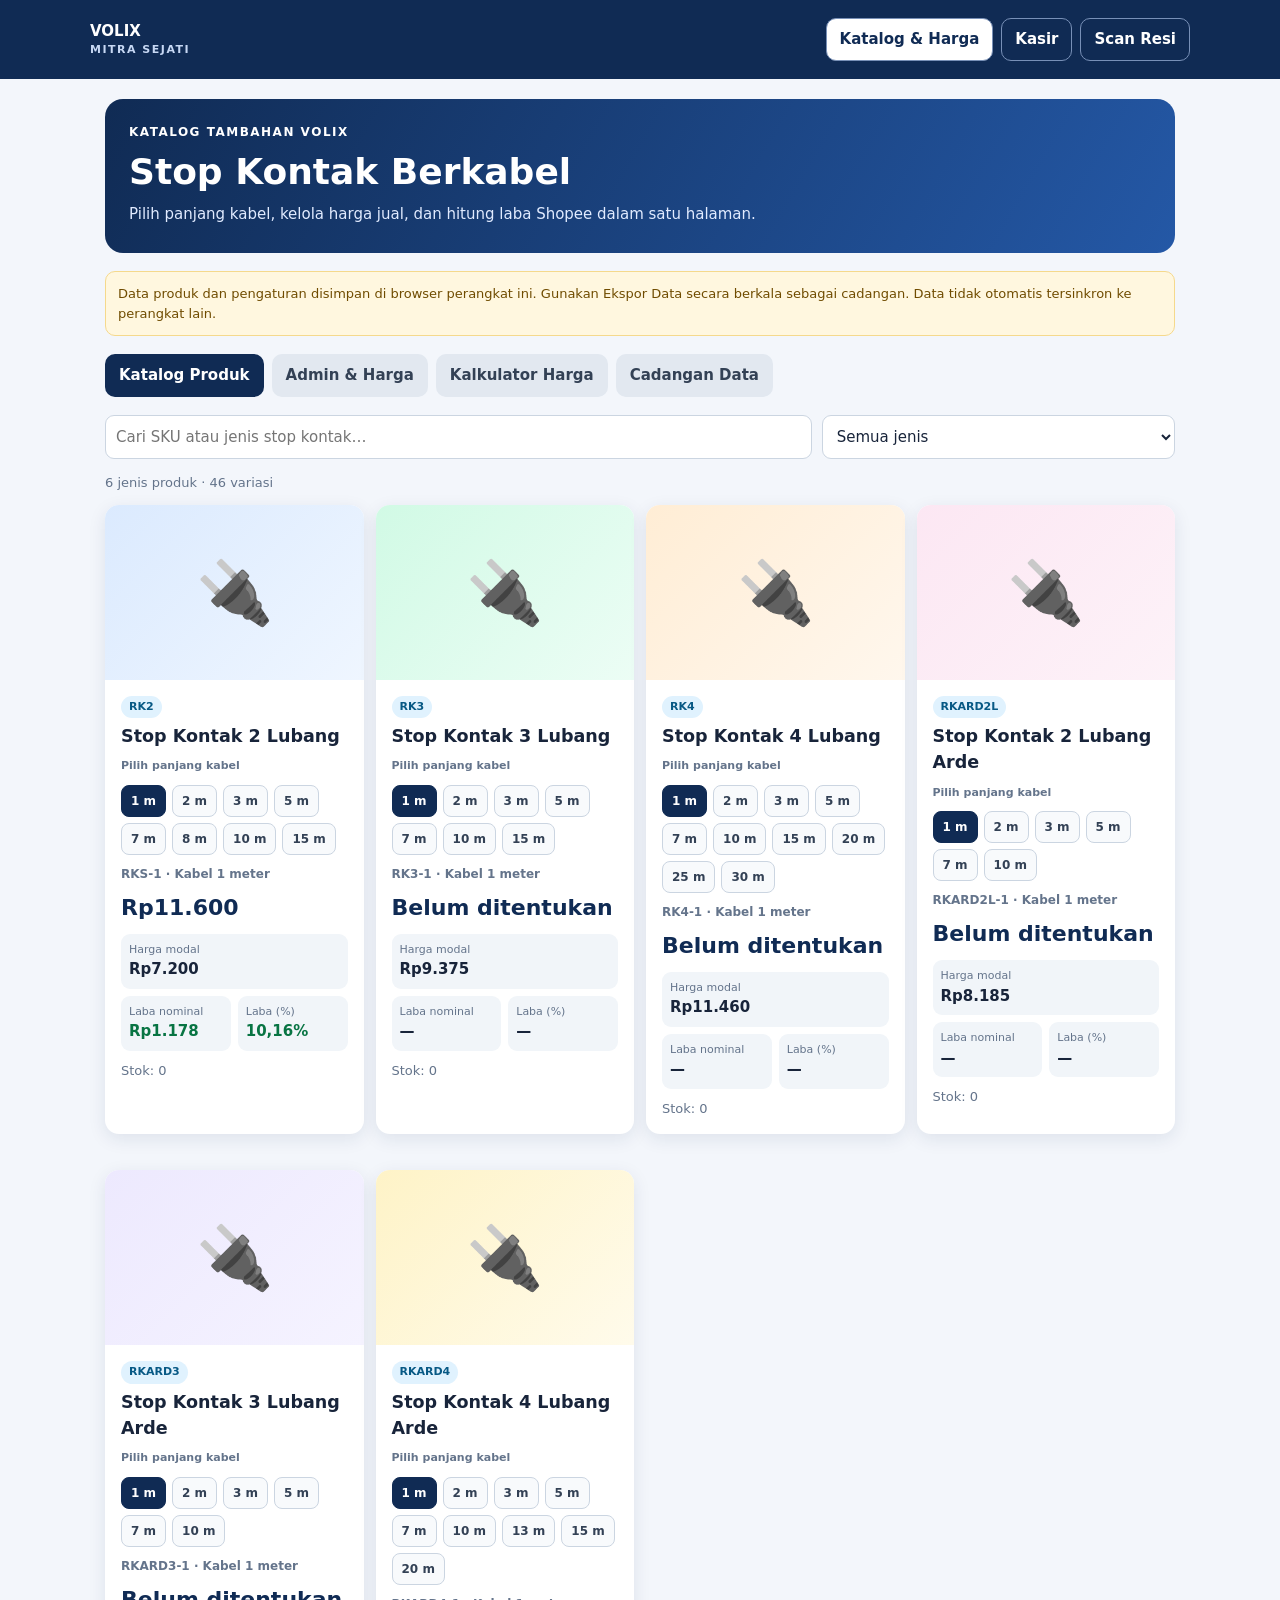
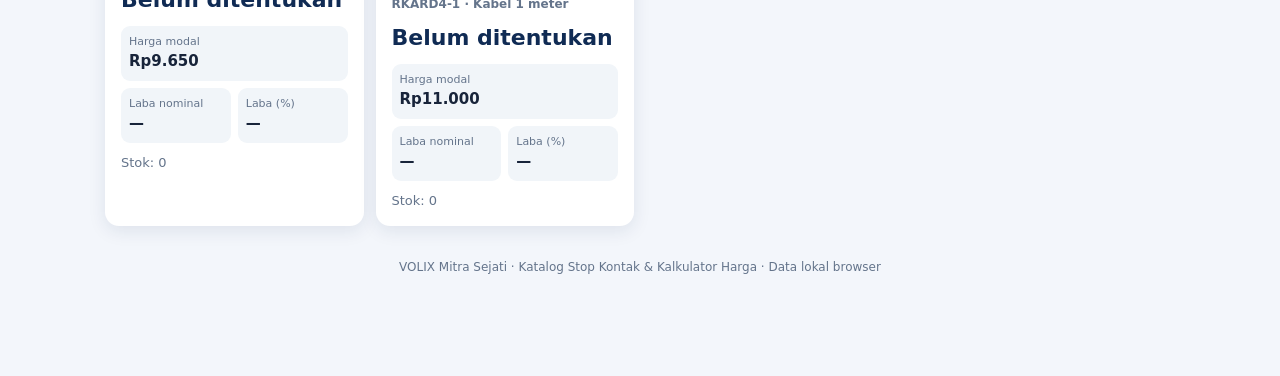
<file: index.html>
<!doctype html>
<html lang="id"><head><meta charset="utf-8"><meta name="viewport" content="width=device-width,initial-scale=1"><meta name="theme-color" content="#102b54"><title>VOLIX Mitra Sejati — Katalog & Kalkulator Harga</title>
<style>
:root{--navy:#102b54;--blue:#2563eb;--bg:#f3f6fb;--ink:#18243a;--muted:#64748b;--line:#dce4ef;--green:#087443;--red:#b42318}*{box-sizing:border-box}body{margin:0;background:var(--bg);color:var(--ink);font:15px/1.5 system-ui,-apple-system,Segoe UI,sans-serif}header{background:var(--navy);color:white;padding:18px max(16px,calc((100% - 1100px)/2));display:flex;justify-content:space-between;align-items:center;gap:12px;flex-wrap:wrap}header a{color:white;text-decoration:none;font-weight:800}.topnav{display:flex;gap:8px;align-items:center}.topnav .navlink{padding:9px 13px;border:1px solid #7890b7;border-radius:10px}.topnav .current{background:white;color:var(--navy)}header small{display:block;color:#c7d8f4;font-size:11px;letter-spacing:1.5px}.wrap{max-width:1100px;margin:auto;padding:20px 15px 80px}.hero{background:linear-gradient(120deg,#102b54,#2458a6);border-radius:18px;padding:24px;color:white;margin-bottom:18px}.hero h1{margin:4px 0;font-size:clamp(25px,4vw,36px)}.hero p{margin:4px 0;color:#e1ebff}.tabs{display:flex;gap:8px;flex-wrap:wrap;margin:18px 0}.tab,button,.btn{border:0;border-radius:10px;padding:10px 14px;font:inherit;font-weight:700;cursor:pointer}.tab{background:#e2e8f0;color:#334155}.tab.active{background:var(--navy);color:white}button.primary{background:var(--blue);color:white}button.secondary{background:#e8eef8;color:#17325d}button.danger{background:#fee4e2;color:var(--red)}input,select{width:100%;border:1px solid #cbd5e1;border-radius:9px;padding:10px;font:inherit;background:white;color:var(--ink)}label{display:block;font-size:13px;color:#475569;font-weight:650;margin-bottom:10px}label input,label select{display:block;margin-top:5px}.card{background:white;border:1px solid var(--line);border-radius:14px;padding:16px;margin:12px 0;box-shadow:0 3px 12px #142c4b08}.grid{display:grid;grid-template-columns:repeat(auto-fit,minmax(180px,1fr));gap:12px}.stat{font-size:13px;color:var(--muted)}.stat strong{display:block;font-size:23px;color:var(--navy)}.toolbar{display:grid;grid-template-columns:2fr 1fr;gap:10px;margin-bottom:14px}.products{display:grid;grid-template-columns:repeat(auto-fit,minmax(230px,1fr));gap:12px}.product{overflow:hidden;padding:0;border:0;box-shadow:0 5px 18px #102b5418}.variant-list{display:flex;flex-wrap:wrap;gap:6px;margin:10px 0}.variant-btn{padding:6px 9px;border:1px solid #cbd5e1;border-radius:8px;background:#f8fafc;color:#334155;font-size:12px;font-weight:750}.variant-btn.active{background:#102b54;border-color:#102b54;color:white}.variant-label{font-size:11px;color:#64748b;font-weight:700;margin-top:9px}.product-body{padding:14px 16px 16px}.catalog-profit{display:grid;grid-template-columns:1fr 1fr;gap:7px;margin:10px 0}.catalog-profit>div{background:#f1f5f9;border-radius:9px;padding:8px;min-width:0}.catalog-profit>div:first-child{grid-column:1/-1}.catalog-profit span{display:block;font-size:11px;color:#64748b}.catalog-profit strong{display:block;font-size:15px;overflow-wrap:anywhere}.catalog-profit .profit-good{color:#087443}.catalog-profit .profit-loss{color:#b42318}.product h3{margin:5px 0 3px}.product-image{width:100%;height:175px;display:block;object-fit:cover;background:#e7eef8}.product-placeholder{height:175px;display:flex;align-items:center;justify-content:center;font-size:62px;background:linear-gradient(135deg,var(--card-a,#dbeafe),var(--card-b,#eff6ff));color:#17325d}.type-RK2{--card-a:#dbeafe;--card-b:#eff6ff}.type-RK3{--card-a:#d1fae5;--card-b:#ecfdf5}.type-RK4{--card-a:#ffedd5;--card-b:#fff7ed}.type-RKARD2L{--card-a:#fce7f3;--card-b:#fdf2f8}.type-RKARD3{--card-a:#ede9fe;--card-b:#f5f3ff}.type-RKARD4{--card-a:#fef3c7;--card-b:#fffbeb}.name-field{font-weight:800;color:var(--navy)}.sku{font-size:12px;color:var(--muted);font-weight:750}.price{font-size:22px;font-weight:850;color:var(--navy);margin:8px 0}.muted{color:var(--muted);font-size:13px}.badge{display:inline-block;border-radius:99px;padding:3px 8px;background:#e0f2fe;color:#075985;font-size:11px;font-weight:800}.profit-good{color:var(--green);font-weight:800}.profit-low{color:#a15c00;font-weight:800}.profit-loss{color:var(--red);font-weight:800}.row-actions{display:flex;gap:7px;flex-wrap:wrap}.row-actions button{padding:7px 10px;font-size:13px}.table-wrap{overflow:auto}table{border-collapse:collapse;width:100%;min-width:760px;font-size:13px}th,td{padding:10px;border-bottom:1px solid var(--line);text-align:right;white-space:nowrap}th:first-child,td:first-child{text-align:left}th{background:#f8fafc;color:#475569}.formgrid{display:grid;grid-template-columns:repeat(auto-fit,minmax(160px,1fr));gap:10px}.hidden{display:none!important}.notice{background:#fff7df;border:1px solid #f5d98c;border-radius:10px;padding:12px;font-size:13px;color:#704c00}.section-title{display:flex;justify-content:space-between;align-items:center;gap:12px;flex-wrap:wrap}footer{text-align:center;color:var(--muted);font-size:12px;padding:20px}.small{font-size:12px;color:var(--muted)}.summary-categories{display:grid;grid-template-columns:repeat(2,minmax(0,1fr));gap:10px}.summary-category{background:#fff;border:1px solid var(--line);border-radius:13px;padding:13px;cursor:pointer;text-align:left;color:var(--ink);box-shadow:0 3px 12px #142c4b08}.summary-category b{display:inline;color:var(--navy);font-size:14px;line-height:1.35}.summary-category.active{border:2px solid var(--blue);background:#eff6ff}.summary-category small{display:inline-block;color:#fff;background:#64748b;border-radius:6px;padding:2px 6px;margin-left:6px;font-size:10px;font-weight:800;vertical-align:middle}.summary-category .count{font-size:19px;font-weight:850;color:var(--blue);margin-top:7px}@media(max-width:600px){.toolbar{grid-template-columns:1fr}.hero{padding:19px}.wrap{padding-top:12px}.card{padding:13px}}

/* Admin HP: tabel menjadi kartu agar tidak perlu geser kiri-kanan; seluruh fitur tetap ada. */
@media(max-width:600px){
#admin .card:has(#rows){padding:9px;overflow:visible}
#admin .table-wrap{overflow:visible}
#admin table{display:block;width:100%;min-width:0;font-size:12px}
#admin table thead{display:none}
#admin table tbody{display:grid;grid-template-columns:1fr;gap:10px}
#admin table tbody tr{display:grid;grid-template-columns:repeat(2,minmax(0,1fr));gap:0 10px;padding:10px;border:1px solid var(--line);border-radius:12px;background:#fff}
#admin table tbody td{display:flex;flex-direction:column;align-items:flex-start;justify-content:center;min-width:0;padding:7px 2px;border-bottom:1px solid #edf1f6;text-align:left;white-space:normal;overflow-wrap:anywhere}
#admin table tbody td:first-child{grid-column:1/-1;font-size:13px}
#admin table tbody td:nth-child(2)::before{content:"Panjang kabel";font-size:10px;color:var(--muted);font-weight:700}
#admin table tbody td:nth-child(3)::before{content:"Modal";font-size:10px;color:var(--muted);font-weight:700}
#admin table tbody td:nth-child(4)::before{content:"Harga jual";font-size:10px;color:var(--muted);font-weight:700}
#admin table tbody td:nth-child(5)::before{content:"Admin Shopee";font-size:10px;color:var(--muted);font-weight:700}
#admin table tbody td:nth-child(6)::before{content:"Laba bersih";font-size:10px;color:var(--muted);font-weight:700}
#admin table tbody td:nth-child(7)::before{content:"Status";font-size:10px;color:var(--muted);font-weight:700}
#admin table tbody td:last-child{grid-column:1/-1;border-bottom:0;padding-top:10px}
#admin table tbody td:last-child::before{content:"Aksi";font-size:10px;color:var(--muted);font-weight:700;margin-bottom:6px}
#admin .row-actions{width:100%;display:grid;grid-template-columns:repeat(4,minmax(0,1fr));gap:6px}
#admin .row-actions button{padding:9px 3px;font-size:12px;min-width:0}
#admin .section-title{align-items:flex-start}
#admin .section-title>button{white-space:nowrap;padding:9px 10px;font-size:12px}
}

/* Tampilan ponsel: dua kartu sejajar dan navigasi bawah selalu terlihat */
.bottom-nav{display:none}
@media(max-width:600px){
  .wrap{padding:12px 10px calc(100px + env(safe-area-inset-bottom))}
  .products{grid-template-columns:repeat(2,minmax(0,1fr));gap:9px}
  .product{min-width:0;border-radius:12px}
  .product-image,.product-placeholder{height:112px}
  .product-body{padding:10px}
  .product h3{font-size:13px;line-height:1.35;min-height:35px}
  .product .sku{font-size:10px}
  .product .price{font-size:15px;line-height:1.35;margin:7px 0}
  .product .muted{font-size:11px}
  .catalog-profit{gap:5px;margin:8px 0}
  .catalog-profit>div{padding:6px;border-radius:7px}
  .catalog-profit span{font-size:9px;line-height:1.25}
  .catalog-profit strong{font-size:12px}
  .badge{font-size:9px;padding:2px 6px}
  .bottom-nav{
    display:grid;grid-template-columns:repeat(4,minmax(0,1fr));gap:4px;
    position:fixed;left:10px;right:10px;bottom:calc(8px + env(safe-area-inset-bottom));
    z-index:1000;padding:7px 6px;background:rgba(255,255,255,.97);
    border:1px solid #dce4ef;border-radius:17px;
    box-shadow:0 8px 28px rgba(16,43,84,.2);backdrop-filter:blur(14px)
  }
  .bottom-nav .tab{
    display:flex;flex-direction:column;align-items:center;justify-content:center;
    gap:3px;min-width:0;padding:7px 2px;border-radius:11px;
    background:transparent;color:#64748b;font-size:10px;line-height:1.2;
    white-space:nowrap
  }
  .bottom-nav .tab .nav-icon{font-size:18px;line-height:1.1}
  .bottom-nav .tab.active{background:#eaf1ff;color:#173d78}
}


/* Navigasi pindah katalog/kasir selalu mudah dijangkau di HP */
.switch-nav{display:none}
@media(max-width:600px){
 .switch-nav{position:fixed;z-index:9999;left:10px;right:10px;bottom:calc(8px + env(safe-area-inset-bottom));display:grid;grid-template-columns:1fr 1fr;gap:8px;padding:7px;background:#fff;border:1px solid #dce4ef;border-radius:16px;box-shadow:0 8px 28px #102b5430}
 .switch-nav a{display:flex;align-items:center;justify-content:center;min-height:44px;border-radius:11px;text-decoration:none;font-weight:800;font-size:13px;background:#edf3ff;color:#102b54}
 .switch-nav a.active{background:#102b54;color:#fff}
 body{padding-bottom:75px}
}
.topnav .navlink{white-space:nowrap}@media(max-width:600px){header{align-items:flex-start}.topnav{flex-wrap:wrap}.topnav .navlink{padding:7px 9px;font-size:12px}}/* Admin: satu kartu induk per jenis produk, varian tetap bisa dikelola satu per satu. */
#admin #rows .group-row td{padding:0;border:0;text-align:left;white-space:normal}
.admin-group{border:1px solid var(--line);border-radius:13px;background:#fff;padding:13px;margin:5px 0}
.admin-group-head{display:flex;align-items:center;justify-content:space-between;gap:10px;padding-bottom:10px;border-bottom:1px solid var(--line)}
.admin-variants{display:grid;gap:8px;padding-top:9px}
.admin-variant{display:grid;grid-template-columns:1fr repeat(5,minmax(70px,.8fr)) auto;align-items:center;gap:10px;padding:9px;background:#f8fafc;border-radius:9px;font-size:12px}
.admin-variant small{display:block;color:var(--muted);font-size:10px}
.admin-variant .row-actions{justify-content:flex-end;flex-wrap:nowrap}
.admin-variant .row-actions button{padding:6px 8px;font-size:11px}
.variant-edit-card{border:1px solid var(--line);border-radius:12px;padding:12px;margin:12px 0;background:#f8fafc}
/* Form Edit SKU tampil sebagai panel mengambang, tanpa menggeser posisi daftar. */
#admin #editor:not(.hidden){display:block!important;position:fixed;z-index:20000;left:50%;top:50%;transform:translate(-50%,-50%);width:min(900px,calc(100vw - 24px));max-height:88vh;overflow:auto;margin:0;background:#fff;box-shadow:0 0 0 100vmax rgba(10,25,48,.58),0 18px 55px rgba(0,0,0,.28);border:1px solid #cbd5e1}
#admin #editor h3{margin-top:0}
#admin #editor .row-actions:last-child{position:sticky;bottom:-12px;background:#fff;padding:10px 0;border-top:1px solid var(--line)}
@media(max-width:600px){
 .admin-group{padding:10px}
 .admin-group-head{align-items:flex-start}
 .admin-group-head button{font-size:11px;padding:8px}
 .admin-variant{grid-template-columns:repeat(2,minmax(0,1fr));gap:7px;padding:9px}
 .admin-variant>div:first-child{grid-column:1/-1}
 .admin-variant .row-actions{grid-column:1/-1;display:grid;grid-template-columns:repeat(4,minmax(0,1fr))}
 .admin-variant .row-actions button{padding:8px 2px}
 #admin table{min-width:0}
}
</style></head><body>
<header><a href="./">VOLIX <small>MITRA SEJATI</small></a><nav class="topnav"><a class="navlink current" href="./">Katalog & Harga</a><a class="navlink" href="./kasir/">Kasir</a><a class="navlink" href="./scan.html">Scan Resi</a></nav></header>
<div class="wrap"><section class="hero"><div style="font-size:12px;letter-spacing:1.5px;font-weight:800">KATALOG TAMBAHAN VOLIX</div><h1>Stop Kontak Berkabel</h1><p>Pilih panjang kabel, kelola harga jual, dan hitung laba Shopee dalam satu halaman.</p></section>
<div class="notice">Data produk dan pengaturan disimpan di browser perangkat ini. Gunakan Ekspor Data secara berkala sebagai cadangan. Data tidak otomatis tersinkron ke perangkat lain.</div>
<div class="tabs"><button class="tab active" data-tab="catalog">Katalog Produk</button><button class="tab" data-tab="admin">Admin & Harga</button><button class="tab" data-tab="calc">Kalkulator Harga</button><button class="tab" data-tab="backup">Cadangan Data</button></div>
<section id="catalog"><div class="toolbar"><input id="search" placeholder="Cari SKU atau jenis stop kontak…"><select id="filter"><option value="">Semua jenis</option><option>RK2</option><option>RK3</option><option>RK4</option><option>RKARD2L</option><option>RKARD3</option><option>RKARD4</option></select></div><div id="productCount" class="muted"></div><div id="products" class="products"></div></section>
<section id="admin" class="hidden"><div class="section-title"><div><h2>Pengelolaan Produk & Harga</h2><p class="muted">Harga jual kosong berarti produk belum siap ditampilkan kepada pelanggan.</p></div><button class="primary" id="newProduct">＋ Tambah SKU</button></div><div class="grid" id="stats"></div><div class="section-title" style="margin:18px 0 8px"><div><h3>Daftar Kategori Produk</h3><p class="muted">Jumlah varian dalam setiap kategori.</p></div><button type="button" class="secondary" id="editCategoryButton">Edit Jenis Produk</button></div><div id="summaryCategories" class="summary-categories"></div><div id="categoryEditor" class="card hidden"><div class="section-title"><h3>Edit Jenis Produk</h3><button type="button" class="secondary" id="closeCategoryEditor">Tutup</button></div><div class="formgrid"><label>Pilih jenis produk<select id="categoryPick"></select></label><label>Kode jenis produk<input id="categoryCode" maxlength="20" placeholder="Contoh: RK2"></label><label>Nama jenis produk<input id="categoryName" maxlength="80" placeholder="Contoh: Stop Kontak 2 Lubang"></label></div><p class="small">Perubahan kode diterapkan ke seluruh SKU dalam jenis tersebut. Kode SKU lama seperti RKS-1 tetap dipertahankan.</p><div class="row-actions"><button type="button" class="primary" id="saveCategory">Simpan Jenis Produk</button><button type="button" class="secondary" id="cancelCategory">Batal</button></div></div><div class="card"><div class="table-wrap"><table><thead><tr><th>Nama Produk / SKU</th><th>Kabel</th><th>Modal</th><th>Harga jual</th><th>Admin Shopee</th><th>Laba bersih</th><th>Status</th><th>Aksi</th></tr></thead><tbody id="rows"></tbody></table></div></div><div id="variantGroupEditor" class="card hidden"></div><div class="card hidden" id="editor"><h3 id="editorTitle">Edit produk</h3><form id="productForm"><div class="formgrid"><label>Nama produk<input name="name" placeholder="Contoh: Stop Kontak 2 Lubang Kabel 1 Meter" required></label><label>SKU<input name="sku" required></label><label>Jenis produk<select name="type"><option>RK2</option><option>RK3</option><option>RK4</option><option>RKARD2L</option><option>RKARD3</option><option>RKARD4</option></select></label><label>Panjang kabel (meter)<input name="meters" type="number" min="0" step="1" required></label><label>Harga kabel per meter (Rp)<input name="cable" type="number" min="0" required></label><label>Harga stop kontak (Rp)<input name="socket" type="number" min="0" required></label><label>Harga jack (Rp)<input name="jack" type="number" min="0" required></label><label>Biaya packing (Rp)<input name="packing" type="number" min="0" required></label><label>Harga jual (Rp)<input name="price" type="number" min="0" placeholder="Kosongkan jika belum ditentukan"></label><label>URL gambar produk (opsional)<input name="image" type="url" placeholder="https://..."></label><label>Unggah foto produk<input id="productImageFile" type="file" accept="image/*"></label><div id="imagePreviewWrap" class="hidden"><span class="small">Pratinjau foto</span><img id="imagePreview" alt="Pratinjau foto produk" style="display:block;max-width:180px;max-height:140px;object-fit:contain;border-radius:10px;margin:6px 0"></div><label>Admin Shopee otomatis (Rp)<input name="fee" type="number" min="0" readonly placeholder="Terhitung dari Kalkulator"></label><label>Stok<input name="stock" type="number" min="0" value="0"></label><label>Status<select name="active"><option value="true">Aktif</option><option value="false">Disembunyikan</option></select></label></div><div class="row-actions" style="margin:8px 0 12px"><button type="button" class="secondary" id="calcProductPrice">Hitung harga jual minimum</button><span class="small" id="productPriceHint">Target laba mengikuti pengaturan Kalkulator Harga Shopee.</span></div><div class="row-actions"><button class="primary" type="submit">Simpan SKU</button><button type="button" class="secondary" id="cancelEdit">Batal</button></div></form></div></section>
<section id="calc" class="hidden"><h2>Kalkulator Harga Shopee</h2><div class="card"><div class="formgrid"><label>Harga jual produk (Rp)<input id="calcPrice" type="number" min="0" value="11600"></label><label>Modal produk (Rp)<input id="calcModal" type="number" min="0" value="7300"></label><label>Biaya admin (%)<input id="calcPercent" type="number" min="0" max="100" step="0.1" value="10"></label><label>Biaya pembayaran Shopee Mall (%)<input id="calcMall" type="number" min="0" max="100" step="0.1" value="0"></label><label>Biaya proses pesanan (Rp)<input id="calcFixed" type="number" min="0" value="1250"></label><label>Gratis Ongkir XTRA (%)<input id="calcXtra" type="number" min="0" max="100" step="0.1" value="6.5"></label><label>Biaya program lain (%)<input id="calcOtherPercent" type="number" min="0" max="100" step="0.1" value="0"></label><label>Biaya lainnya (Rp)<input id="calcOtherFixed" type="number" min="0" value="0"></label><label>Target laba bersih (Rp)<input id="calcTarget" type="number" min="0" value="2000"></label></div><button class="primary" id="calculate">Hitung Estimasi Hasil</button><div id="calcResult" class="card hidden"></div><p class="small">Tarif dapat diubah sesuai rincian biaya di Seller Centre. Tekan Hitung Estimasi Hasil untuk menyimpan pengaturan dan memperbarui biaya admin seluruh SKU yang memiliki harga jual. Harga minimum SKU dapat dihitung dari formulir Edit SKU.</p></div></section>
<section id="backup" class="hidden"><h2>Cadangan & Pemindahan Data</h2><div class="card"><p>Ekspor untuk menyimpan semua SKU dalam file JSON. Impor file tersebut untuk memulihkan data atau memindahkannya ke browser lain.</p><div class="row-actions"><button class="primary" id="export">Ekspor Data JSON</button><label class="secondary" style="display:inline-block;margin:0;padding:10px 14px;border-radius:10px;cursor:pointer">Impor Data JSON<input id="import" type="file" accept=".json,application/json" style="display:none"></label><button class="danger" id="reset">Kembalikan Data Awal</button></div><p id="backupMsg" class="muted"></p></div></section>
<footer>VOLIX Mitra Sejati · Katalog Stop Kontak & Kalkulator Harga · Data lokal browser</footer></div>
<nav class="bottom-nav" aria-label="Menu utama">
<button type="button" class="tab active" data-tab="catalog"><span class="nav-icon">▦</span><span>Katalog</span></button>
<button type="button" class="tab" data-tab="admin"><span class="nav-icon">⚙</span><span>Admin</span></button>
<button type="button" class="tab" data-tab="calc"><span class="nav-icon">％</span><span>Kalkulator</span></button>
<button type="button" class="tab" data-tab="backup"><span class="nav-icon">⇅</span><span>Cadangan</span></button>
</nav>
<script>
const KEY='volix_stopkontak_v1';
const initial=[
['RKS-1','RKS',1,1200,4200,1300,500,11600,3222,0,true],['RKS-2','RKS',2,1200,4200,1300,500,14220,3667,0,true],['RKS-3','RKS',3,1200,4200,1300,500,18800,4696,0,true],['RKS-5','RKS',5,1200,4200,1300,500,21600,4922,0,true],['RKS-7','RKS',7,1200,4200,1300,500,null,null,0,true],['RKS-8','RKS',8,1200,4200,1300,500,29500,6266,0,true],['RKS-10','RKS',10,1200,4200,1300,500,34700,7150,0,true],['RKS-15','RKS',15,1200,4200,1300,500,null,null,0,true],
['RK3-1','RK3',1,1200,6375,1300,500,null,null,0,true],['RK3-2','RK3',2,1200,6375,1300,500,null,null,0,true],['RK3-3','RK3',3,1200,6375,1300,500,19500,3055,0,true],['RK3-5','RK3',5,1200,6375,1300,500,null,null,0,true],['RK3-7','RK3',7,1200,6375,1300,500,null,null,0,true],['RK3-10','RK3',10,1200,6375,1300,500,null,null,0,true],['RK3-15','RK3',15,1200,6375,1300,500,null,null,0,true],
['RK4-1','RK4',1,1200,8460,1300,500,null,null,0,true],['RK4-2','RK4',2,1200,8460,1300,500,null,null,0,true],['RK4-3','RK4',3,1200,8460,1300,500,null,null,0,true],['RK4-5','RK4',5,1200,8460,1300,500,null,null,0,true],['RK4-7','RK4',7,1200,8460,1300,500,null,null,0,true],['RK4-10','RK4',10,1200,8460,1300,500,null,null,0,true],['RK4-15','RK4',15,1200,8460,1300,500,null,null,0,true],['RK4-20','RK4',20,1200,8460,1300,500,null,null,0,true],['RK4-25','RK4',25,1200,8460,1300,500,null,null,0,true],['RK4-30','RK4',30,1200,8460,1300,500,null,null,0,true],
['RKARD2L-1','RKARD2L',1,1200,5185,1300,500,null,null,0,true],['RKARD2L-2','RKARD2L',2,1200,5185,1300,500,null,null,0,true],['RKARD2L-3','RKARD2L',3,1200,5185,1300,500,null,null,0,true],['RKARD2L-5','RKARD2L',5,1200,5185,1300,500,null,null,0,true],['RKARD2L-7','RKARD2L',7,1200,5185,1300,500,null,null,0,true],['RKARD2-10','RKARD2L',10,1200,5185,1300,500,null,null,0,true],
['RKARD3-1','RKARD3',1,1200,6650,1300,500,null,null,0,true],['RKARD3-2','RKARD3',2,1200,6650,1300,500,null,null,0,true],['RKARD3-3','RKARD3',3,1200,6650,1300,500,null,null,0,true],['RKARD3-5','RKARD3',5,1200,6650,1300,500,null,null,0,true],['RKARD3-7','RKARD3',7,1200,6650,1300,500,null,null,0,true],['RKARD3-10','RKARD3',10,1200,6650,1300,500,null,null,0,true],
['RKARD4-1','RKARD4',1,1200,8000,1300,500,null,null,0,true],['RKARD4-2','RKARD4',2,1200,8000,1300,500,null,null,0,true],['RKARD4-3','RKARD4',3,1200,8000,1300,500,null,null,0,true],['RKARD4-5','RKARD4',5,1200,8000,1300,500,null,null,0,true],['RKARD4-7','RKARD4',7,1200,8000,1300,500,null,null,0,true],['RKARD4-10','RKARD4',10,1200,8000,1300,500,null,null,0,true],['RKARD4-15','RKARD4',15,1200,8000,1300,500,null,null,0,true],['RKARD4-20','RKARD4',20,1200,8000,1300,500,null,null,0,true],['RKARD4-13','RKARD4',13,1200,8000,1300,500,null,null,0,true]
].map(a=>({sku:a[0],type:a[1],meters:a[2],cable:a[3],socket:a[4],jack:a[5],packing:a[6],price:a[7],fee:a[8],stock:a[9],active:a[10],name:'Stop Kontak '+({RKS:'2 Lubang',RK3:'3 Lubang',RK4:'4 Lubang',RKARD2L:'2 Lubang Arde',RKARD3:'3 Lubang Arde',RKARD4:'4 Lubang Arde'}[a[1]]||a[1])+' Kabel '+a[2]+' Meter',image:''}));
const CATEGORY_KEY='volix_product_categories_v1';
const defaultCategories=[{code:'RK2',name:'Stop Kontak 2 Lubang'},{code:'RK3',name:'Stop Kontak 3 Lubang'},{code:'RK4',name:'Stop Kontak 4 Lubang'},{code:'RKARD2L',name:'Stop Kontak 2 Lubang Arde'},{code:'RKARD3',name:'Stop Kontak 3 Lubang Arde'},{code:'RKARD4',name:'Stop Kontak 4 Lubang Arde'}];
let categories;try{categories=JSON.parse(localStorage.getItem(CATEGORY_KEY))||defaultCategories.map(x=>({...x}))}catch{categories=defaultCategories.map(x=>({...x}))}
const categoryName=type=>categories.find(c=>c.code===type)?.name||('Stop Kontak '+type);
const categoryOptions=selected=>categories.map(c=>'<option value="'+safe(c.code)+'" '+(c.code===selected?'selected':'')+'>'+safe(c.code)+' — '+safe(c.name)+'</option>').join('');
const CALC_KEY='volix_shopee_settings_v1';
const calcDefaults={admin:10,mall:0,fixed:1250,xtra:6.5,otherPercent:0,otherFixed:0,target:2000};
let calcSettings;try{calcSettings={...calcDefaults,...JSON.parse(localStorage.getItem(CALC_KEY)||'{}')}}catch{calcSettings={...calcDefaults}}
let data;try{data=JSON.parse(localStorage.getItem(KEY))||initial.map(x=>({...x}))}catch{data=initial.map(x=>({...x}))}
// Kode jenis yang benar untuk Stop Kontak 2 Lubang adalah RK2. SKU lama tetap dipertahankan.
data=data.map(p=>({...p,type:p.type==='RKS'?'RK2':p.type,name:p.name||('Stop Kontak '+({RKS:'2 Lubang',RK3:'3 Lubang',RK4:'4 Lubang',RKARD2L:'2 Lubang Arde',RKARD3:'3 Lubang Arde',RKARD4:'4 Lubang Arde'}[p.type]||p.type)+' Kabel '+p.meters+' Meter'),image:p.image||''}));
// Tambahkan variasi panjang kabel baru untuk 2 lubang tanpa mengubah SKU yang sudah tersimpan.
[7,15].forEach(m=>{const sku='RKS-'+m;if(!data.some(p=>p.sku===sku)){const p=initial.find(x=>x.sku===sku);if(p)data.push({...p,type:'RK2'})}});
const rupiah=n=>n==null||n===''?'—':'Rp'+Number(n).toLocaleString('id-ID');const modal=p=>Number(p.meters)*Number(p.cable)+Number(p.socket)+Number(p.jack)+Number(p.packing);const laba=p=>p.price==null||p.fee==null?null:Number(p.price)-Number(p.fee)-modal(p);
function getCalcSettings(){const n=id=>Math.max(0,Number(document.getElementById(id)?.value)||0);return {admin:n('calcPercent'),mall:n('calcMall'),fixed:n('calcFixed'),xtra:n('calcXtra'),otherPercent:n('calcOtherPercent'),otherFixed:n('calcOtherFixed'),target:n('calcTarget')}}
function platformFee(price,c=calcSettings){const p=Math.max(0,Number(price)||0);return Math.round(p*c.admin/100)+Math.round(p*c.mall/100)+Math.max(0,c.fixed)+Math.round(p*c.xtra/100)+Math.round(p*c.otherPercent/100)+Math.max(0,c.otherFixed)}
function minimumPrice(cost,target=calcSettings.target,c=calcSettings){let lo=0,hi=Math.max(1,Math.ceil(cost+target+c.fixed+c.otherFixed+1000));const profit=p=>p-platformFee(p,c)-cost;while(profit(hi)<target&&hi<Number.MAX_SAFE_INTEGER/2)hi*=2;while(lo<hi){const mid=Math.floor((lo+hi)/2);if(profit(mid)>=target)hi=mid;else lo=mid+1}return lo}
function persistCalcSettings(){calcSettings=getCalcSettings();localStorage.setItem(CALC_KEY,JSON.stringify(calcSettings))}
function applyCalcSettingsToProducts(){data.forEach(p=>{p.fee=p.price==null?null:platformFee(p.price)});localStorage.setItem(KEY,JSON.stringify(data));renderCatalog();renderAdmin()}
['calcPercent','calcMall','calcFixed','calcXtra','calcOtherPercent','calcOtherFixed','calcTarget'].forEach(id=>{const el=document.getElementById(id);if(el)el.value=calcSettings[({calcPercent:'admin',calcMall:'mall',calcFixed:'fixed',calcXtra:'xtra',calcOtherPercent:'otherPercent',calcOtherFixed:'otherFixed',calcTarget:'target'})[id]]});
const safe=s=>String(s??'').replace(/[&<>"']/g,c=>({'&':'&amp;','<':'&lt;','>':'&gt;','"':'&quot;',"'":'&#39;'}[c]));
function save(){localStorage.setItem(KEY,JSON.stringify(data));localStorage.setItem(CATEGORY_KEY,JSON.stringify(categories));renderCatalog();renderAdmin()}
function showTab(id){document.querySelectorAll('.tab').forEach(b=>b.classList.toggle('active',b.dataset.tab===id));['catalog','admin','calc','backup'].forEach(x=>document.getElementById(x).classList.toggle('hidden',x!==id));if(id==='admin')renderAdmin()}
document.querySelectorAll('.tab').forEach(b=>b.onclick=()=>showTab(b.dataset.tab));
const selectedVariants={};
let adminCategoryFilter='';
function renderCatalog(){
 const q=document.getElementById('search').value.toLowerCase(),f=document.getElementById('filter').value;
 const active=data.filter(p=>p.active);
 const groups=[...new Set(active.map(p=>p.type))].map(type=>({type,items:active.filter(p=>p.type===type).sort((a,b)=>Number(a.meters)-Number(b.meters))}));
 const filtered=groups.map(g=>({...g,items:g.items.filter(p=>!q||((p.name||'')+' '+p.sku+' '+p.type+' stop kontak '+p.meters+' meter').toLowerCase().includes(q))})).filter(g=>g.items.length&&(!f||g.type===f));
 document.getElementById('productCount').textContent=filtered.length+' jenis produk · '+filtered.reduce((n,g)=>n+g.items.length,0)+' variasi';
 document.getElementById('products').innerHTML=filtered.map(g=>{
  const chosen=g.items.find(p=>p.sku===selectedVariants[g.type])||g.items[0];selectedVariants[g.type]=chosen.sku;
  const cost=modal(chosen),profit=laba(chosen),pct=profit==null||Number(chosen.price)<=0?null:profit/Number(chosen.price)*100;
  const title=categoryName(g.type);
  const image=chosen.image?'<img class="product-image" src="'+safe(chosen.image)+'" alt="'+safe(title)+'" loading="lazy" onerror="this.style.display=&quot;none&quot;;this.nextElementSibling.style.display=&quot;flex&quot;">':'';
  return '<article class="card product type-'+safe(g.type)+'">'+image+'<div class="product-placeholder" style="'+(chosen.image?'display:none;':'')+'">🔌</div><div class="product-body"><span class="badge">'+safe(g.type)+'</span><h3>'+title+'</h3><div class="variant-label">Pilih panjang kabel</div><div class="variant-list">'+g.items.map(p=>'<button type="button" class="variant-btn '+(p.sku===chosen.sku?'active':'')+'" data-variant="'+safe(p.sku)+'" data-type="'+safe(g.type)+'">'+p.meters+' m</button>').join('')+'</div><div class="sku">'+safe(chosen.sku)+' · Kabel '+chosen.meters+' meter</div><div class="price">'+(chosen.price==null?'Belum ditentukan':rupiah(chosen.price))+'</div><div class="catalog-profit"><div><span>Harga modal</span><strong>'+rupiah(cost)+'</strong></div><div><span>Laba nominal</span><strong class="'+(profit==null?'':profit>=0?'profit-good':'profit-loss')+'">'+rupiah(profit)+'</strong></div><div><span>Laba (%)</span><strong class="'+(profit==null?'':profit>=0?'profit-good':'profit-loss')+'">'+(pct==null?'—':pct.toLocaleString('id-ID',{maximumFractionDigits:2})+'%')+'</strong></div></div><div class="muted">Stok: '+(chosen.stock||0)+'</div></div></article>';
 }).join('')||'<div class="card">Belum ada produk yang cocok dengan pencarian.</div>';
}
function renderCategorySummary(){
 const types=categories.map(c=>[c.code,c.name]);
 document.getElementById('summaryCategories').innerHTML=types.map(([type,title])=>{const n=data.filter(p=>p.type===type).length;return '<button type="button" class="summary-category '+(adminCategoryFilter===type?'active':'')+'" data-summary-type="'+type+'"><b>'+title+'</b><small>'+type+'</small><div class="count">'+n+' varian</div></button>'}).join('');
}
document.getElementById('summaryCategories').addEventListener('click',e=>{const b=e.target.closest('[data-summary-type]');if(!b)return;adminCategoryFilter=adminCategoryFilter===b.dataset.summaryType?'':b.dataset.summaryType;renderAdmin()});
function openCategoryEditor(){const pick=document.getElementById('categoryPick');pick.innerHTML=categories.map(c=>'<option value="'+safe(c.code)+'">'+safe(c.code)+' — '+safe(c.name)+'</option>').join('');loadCategoryFields();document.getElementById('categoryEditor').classList.remove('hidden')}
function loadCategoryFields(){const c=categories.find(x=>x.code===document.getElementById('categoryPick').value)||categories[0];if(c){document.getElementById('categoryCode').value=c.code;document.getElementById('categoryName').value=c.name}}
document.getElementById('editCategoryButton').onclick=openCategoryEditor;document.getElementById('categoryPick').onchange=loadCategoryFields;
document.getElementById('closeCategoryEditor').onclick=document.getElementById('cancelCategory').onclick=()=>document.getElementById('categoryEditor').classList.add('hidden');
document.getElementById('saveCategory').onclick=()=>{const oldCode=document.getElementById('categoryPick').value,newCode=document.getElementById('categoryCode').value.trim().toUpperCase(),newName=document.getElementById('categoryName').value.trim();if(!newCode||!newName){alert('Kode dan nama jenis produk wajib diisi.');return}if(categories.some(c=>c.code===newCode&&c.code!==oldCode)){alert('Kode jenis produk sudah digunakan.');return}const c=categories.find(x=>x.code===oldCode);if(!c)return;data.forEach(p=>{if(p.type===oldCode)p.type=newCode});c.code=newCode;c.name=newName;localStorage.setItem(CATEGORY_KEY,JSON.stringify(categories));adminCategoryFilter=adminCategoryFilter===oldCode?newCode:adminCategoryFilter;save();document.getElementById('categoryEditor').classList.add('hidden')};
function renderAdmin(){
 let active=data.filter(p=>p.active).length,missing=data.filter(p=>p.price==null||p.price==='').length,low=data.filter(p=>p.price!=null&&laba(p)!==null&&laba(p)<2000).length;
 document.getElementById('stats').innerHTML=[['Total SKU',data.length],['Produk aktif',active],['Belum ada harga',missing],['Laba di bawah Rp2.000',low]].map(s=>'<div class="card stat">'+s[0]+'<strong>'+s[1]+'</strong></div>').join('');
 const groups=[...new Set(data.map(p=>p.type))].filter(type=>!adminCategoryFilter||type===adminCategoryFilter).map(type=>({type,items:data.map((p,i)=>({...p,_i:i})).filter(p=>p.type===type).sort((a,b)=>Number(a.meters)-Number(b.meters))}));
 renderCategorySummary();
 document.getElementById('rows').innerHTML=groups.map(g=>{
  const title=categoryName(g.type);
  return '<tr class="group-row"><td colspan="8"><div class="admin-group"><div class="admin-group-head"><div><b>'+title+'</b><div class="muted">'+g.items.length+' varian · '+safe(g.type)+'</div></div><button class="primary" onclick="editVariantGroup(\''+safe(g.type)+'\',this)">Edit semua varian</button></div><div class="admin-variants">'+g.items.map(p=>'<div class="admin-variant"><div><b>'+p.meters+' meter</b><div class="muted">'+safe(p.sku)+'</div></div><div><small>Modal</small><b>'+rupiah(modal(p))+'</b></div><div><small>Harga jual</small><b>'+rupiah(p.price)+'</b></div><div><small>Admin Shopee</small><b>'+rupiah(p.fee)+'</b></div><div><small>Laba bersih</small><b class="'+(laba(p)==null?'':laba(p)<0?'profit-loss':laba(p)<2000?'profit-low':'profit-good')+'">'+rupiah(laba(p))+'</b></div><div><small>Status</small><b>'+(p.active?'Aktif':'Disembunyikan')+'</b></div><div class="row-actions"><button class="secondary" onclick="editProduct('+p._i+')">Edit SKU</button><button class="secondary" onclick="moveProduct('+p._i+',-1)">↑</button><button class="secondary" onclick="moveProduct('+p._i+',1)">↓</button><button class="danger" onclick="deleteProduct('+p._i+')">Hapus</button></div></div>').join('')+'</div></div></td></tr>';
 }).join('');
}
window.editVariantGroup=function(type,button){
 const items=data.map((p,i)=>({...p,_i:i})).filter(p=>p.type===type).sort((a,b)=>Number(a.meters)-Number(b.meters));
 if(!items.length)return;
 const title=categoryName(type);
 const box=document.getElementById('variantGroupEditor');
 box.innerHTML='<div class="section-title"><div><h3>Edit semua varian</h3><div class="muted">'+safe(title)+' · '+items.length+' SKU</div></div><button type="button" class="secondary" id="closeVariantGroup">Tutup</button></div><p class="small">Ubah jenis, panjang, modal, harga jual, stok, dan status. Admin dihitung otomatis mengikuti Kalkulator Harga Shopee.</p>'+items.map(p=>'<div class="variant-edit-card" data-index="'+p._i+'"><b>'+safe(p.sku)+' · '+p.meters+' meter</b><div class="formgrid"><label>Jenis produk<select data-field="type">'+categoryOptions(p.type)+'</select></label><label>SKU<input data-field="sku" value="'+safe(p.sku)+'" required></label><label>Panjang kabel (m)<input data-field="meters" type="number" min="0" value="'+p.meters+'"></label><label>Harga kabel/m<input data-field="cable" type="number" min="0" value="'+p.cable+'"></label><label>Harga stop kontak<input data-field="socket" type="number" min="0" value="'+p.socket+'"></label><label>Harga jack<input data-field="jack" type="number" min="0" value="'+p.jack+'"></label><label>Packing<input data-field="packing" type="number" min="0" value="'+p.packing+'"></label><label>Harga jual<input data-field="price" type="number" min="0" value="'+(p.price??'')+'" placeholder="Belum ditentukan"></label><label>Admin Shopee otomatis<input data-field="fee" type="number" min="0" value="'+(p.fee??'')+'" readonly></label><label>Stok<input data-field="stock" type="number" min="0" value="'+(p.stock??0)+'"></label><label>Status<select data-field="active"><option value="true" '+(p.active?'selected':'')+'>Aktif</option><option value="false" '+(!p.active?'selected':'')+'>Disembunyikan</option></select></label></div><div class="row-actions"><button type="button" class="secondary" data-action="minimum">Hitung harga minimum</button></div><div class="small variant-profit-preview"></div></div>').join('')+'<div class="row-actions"><button type="button" class="primary" id="saveVariantGroup">Simpan semua varian</button><button type="button" class="secondary" id="cancelVariantGroup">Batal</button></div>';
 box.classList.remove('hidden');box.scrollIntoView({behavior:'smooth',block:'start'});
 box.querySelector('#closeVariantGroup').onclick=()=>box.classList.add('hidden');
 box.querySelector('#cancelVariantGroup').onclick=()=>box.classList.add('hidden');
 const updateCard=card=>{const price=card.querySelector('[data-field="price"]').value,cost=['meters','cable','socket','jack','packing'].reduce((sum,k)=>sum+Number(card.querySelector('[data-field="'+k+'"]').value||0)*(k==='cable'?Number(card.querySelector('[data-field="meters"]').value||0):1),0);const fee=price===''?'':platformFee(Number(price));card.querySelector('[data-field="fee"]').value=fee;card.querySelector('.variant-profit-preview').textContent=price===''?'Harga jual belum diisi.':'Admin '+rupiah(fee)+' · Laba bersih '+rupiah(Number(price)-fee-cost);};
 box.querySelectorAll('.variant-edit-card').forEach(card=>{card.querySelector('[data-field="price"]').addEventListener('input',()=>updateCard(card));card.querySelector('[data-action="minimum"]').onclick=()=>{persistCalcSettings();const cost=Number(card.querySelector('[data-field="meters"]').value||0)*Number(card.querySelector('[data-field="cable"]').value||0)+Number(card.querySelector('[data-field="socket"]').value||0)+Number(card.querySelector('[data-field="jack"]').value||0)+Number(card.querySelector('[data-field="packing"]').value||0);card.querySelector('[data-field="price"]').value=minimumPrice(cost);updateCard(card)};updateCard(card)});
 box.querySelector('#saveVariantGroup').onclick=()=>{
  const cards=[...box.querySelectorAll('.variant-edit-card')],seen=new Set(),indices=new Set(cards.map(c=>Number(c.dataset.index)));
  for(const card of cards){const sku=card.querySelector('[data-field="sku"]').value.trim();if(!sku||seen.has(sku)||data.some((p,i)=>p.sku===sku&&!indices.has(i))){alert('SKU kosong atau sudah digunakan. Periksa kembali.');return}seen.add(sku)}
  cards.forEach(card=>{const p=data[Number(card.dataset.index)];card.querySelectorAll('[data-field]').forEach(el=>{const k=el.dataset.field,v=el.value;p[k]=k==='active'?v==='true':['price'].includes(k)&&v===''?null:['sku','type'].includes(k)?v.trim():Number(v)});p.fee=p.price==null?null:platformFee(p.price);});
  save();box.classList.add('hidden');alert('Semua varian berhasil disimpan tanpa menumpuk editor.');
 };
};
function editProduct(i){const p=i==null?{name:'',sku:'',type:'RK2',meters:1,cable:1200,socket:4200,jack:1300,packing:500,price:'',fee:'',stock:0,active:true,image:''}:data[i];document.getElementById('editor').classList.remove('hidden');document.getElementById('variantGroupEditor').classList.add('hidden');document.getElementById('editorTitle').textContent=i==null?'Tambah SKU':'Edit '+p.sku;const form=document.getElementById('productForm');form.dataset.index=i==null?'':i;const typeSelect=form.elements.type;if(p.type&&!Array.from(typeSelect.options).some(o=>o.value===p.type)){const opt=document.createElement('option');opt.value=p.type;opt.textContent=p.type;typeSelect.appendChild(opt)}Object.keys(p).forEach(k=>{if(form.elements[k]&&form.elements[k].type!=='file')form.elements[k].value=p[k]??''});form.elements.fee.value=p.price==null?'':platformFee(p.price);document.getElementById('imagePreviewWrap').classList.toggle('hidden',!p.image);document.getElementById('imagePreview').src=p.image||'';}
window.editProduct=editProduct;window.moveProduct=(i,d)=>{let j=i+d;if(j<0||j>=data.length)return;[data[i],data[j]]=[data[j],data[i]];save()};window.deleteProduct=i=>{if(confirm('Hapus SKU '+data[i].sku+'?')){data.splice(i,1);save()}};
document.getElementById('calcProductPrice').onclick=()=>{const f=document.getElementById('productForm'),cost=Number(f.elements.meters.value||0)*Number(f.elements.cable.value||0)+Number(f.elements.socket.value||0)+Number(f.elements.jack.value||0)+Number(f.elements.packing.value||0);persistCalcSettings();const p=minimumPrice(cost,calcSettings.target,calcSettings);f.elements.price.value=p;f.elements.fee.value=platformFee(p);document.getElementById('productPriceHint').textContent='Harga minimum '+rupiah(p)+' · Admin '+rupiah(f.elements.fee.value)+' · Target laba '+rupiah(calcSettings.target)};
document.getElementById('productForm').elements.price.addEventListener('input',e=>{persistCalcSettings();e.target.form.elements.fee.value=e.target.value===''?'':platformFee(Number(e.target.value))});
document.getElementById('productImageFile').onchange=e=>{const file=e.target.files[0];if(!file)return;const img=document.getElementById('imagePreview');img.src=URL.createObjectURL(file);document.getElementById('imagePreviewWrap').classList.remove('hidden')};document.getElementById('newProduct').onclick=()=>editProduct(null);document.getElementById('cancelEdit').onclick=()=>document.getElementById('editor').classList.add('hidden');
document.getElementById('productForm').onsubmit=async e=>{e.preventDefault();persistCalcSettings();const f=e.target;let p={};['name','sku','type','meters','cable','socket','jack','packing','price','fee','stock'].forEach(k=>{let v=f.elements[k].value;p[k]=k==='price'&&v===''?null:['name','sku','type'].includes(k)?v.trim():Number(v)});p.fee=p.price==null?null:platformFee(p.price);p.active=f.elements.active.value==='true';p.image=f.elements.image.value.trim()||'';let prior=f.dataset.index===''?null:data[Number(f.dataset.index)];if(prior&&prior.image)p.image=p.image||prior.image;const file=document.getElementById('productImageFile').files[0];if(file){try{const img=await createImageBitmap(file);const canvas=document.createElement('canvas');const scale=Math.min(1,900/img.width,700/img.height);canvas.width=Math.round(img.width*scale);canvas.height=Math.round(img.height*scale);canvas.getContext('2d').drawImage(img,0,0,canvas.width,canvas.height);p.image=canvas.toDataURL('image/jpeg',0.78);img.close();}catch(err){alert('Foto gagal diproses. Coba foto JPG/PNG yang lebih kecil.');return}}let i=f.dataset.index;if(i===''){if(data.some(x=>x.sku===p.sku)){alert('SKU sudah ada. Gunakan kode yang berbeda.');return}data.push(p)}else{if(data.some((x,j)=>j!==Number(i)&&x.sku===p.sku)){alert('SKU sudah digunakan produk lain.');return}data[Number(i)]=p}document.getElementById('editor').classList.add('hidden');document.getElementById('productImageFile').value='';try{save()}catch(err){alert('Data gagal disimpan. Foto mungkin terlalu besar; coba unggah gambar yang lebih kecil.')}};
document.getElementById('search').oninput=renderCatalog;document.getElementById('filter').onchange=renderCatalog;
document.getElementById('products').addEventListener('click',e=>{const b=e.target.closest('[data-variant]');if(!b)return;selectedVariants[b.dataset.type]=b.dataset.variant;renderCatalog()});
function calculateShopee(){
 const val=id=>Math.max(0,Number(document.getElementById(id).value)||0);
 const price=val('calcPrice'),m=val('calcModal'),adminPct=val('calcPercent'),mallPct=val('calcMall'),fixed=val('calcFixed'),xtraPct=val('calcXtra'),otherPct=val('calcOtherPercent'),otherFixed=val('calcOtherFixed'),target=val('calcTarget');
 const result=document.getElementById('calcResult');
 const totalPct=adminPct+mallPct+xtraPct+otherPct;
 if(totalPct>=100){result.classList.remove('hidden');result.textContent='Jumlah seluruh persentase biaya harus kurang dari 100%.';return}
 const breakdown=p=>{
  const admin=Math.round(p*adminPct/100),mall=Math.round(p*mallPct/100),xtra=Math.round(p*xtraPct/100),otherPctFee=Math.round(p*otherPct/100);
  const total=admin+mall+fixed+xtra+otherPctFee+otherFixed;
  return {admin,mall,xtra,otherPctFee,total,profit:p-total-m};
 };
 // Cari harga bulat terkecil yang benar-benar mencapai target setelah pembulatan setiap biaya.
 let low=0,high=Math.max(1,m+fixed+otherFixed+target+1000);
 while(breakdown(high).profit<target && high<Number.MAX_SAFE_INTEGER/2) high*=2;
 while(low<high){const mid=Math.floor((low+high)/2);if(breakdown(mid).profit>=target)high=mid;else low=mid+1}
 const recommended=low,rec=breakdown(recommended),current=breakdown(price),margin=price?current.profit/price*100:0;
 const fmtPct=n=>Number(n).toLocaleString('id-ID',{minimumFractionDigits:2,maximumFractionDigits:2})+'%';
 result.classList.remove('hidden');
 result.innerHTML='<h3>Estimasi Hasil</h3><div class="grid"><div class="card stat">Harga Produk<strong>'+rupiah(price)+'</strong></div><div class="card stat">Subtotal Biaya Platform<strong>−'+rupiah(current.admin+current.mall+fixed)+'</strong></div><div class="card stat">Subtotal Biaya Program Opsional<strong>−'+rupiah(current.xtra+current.otherPctFee+otherFixed)+'</strong></div><div class="card stat">Estimasi Hasil Penjualan<strong>'+rupiah(price-current.total)+'</strong></div><div class="card stat">Keuntungan Bersih<strong class="'+(current.profit<0?'profit-loss':current.profit<target?'profit-low':'profit-good')+'">'+rupiah(current.profit)+'</strong></div><div class="card stat">Margin Keuntungan Bersih<strong>'+fmtPct(margin)+'</strong></div></div><div class="table-wrap"><table style="min-width:0"><thead><tr><th>Rincian Biaya</th><th>Tarif</th><th>Biaya</th></tr></thead><tbody><tr><td>Biaya Admin</td><td>'+fmtPct(adminPct)+'</td><td>−'+rupiah(current.admin)+'</td></tr><tr><td>Biaya Pembayaran Shopee Mall</td><td>'+fmtPct(mallPct)+'</td><td>−'+rupiah(current.mall)+'</td></tr><tr><td>Biaya Proses Pesanan</td><td>Tetap</td><td>−'+rupiah(fixed)+'</td></tr><tr><td>Gratis Ongkir XTRA</td><td>'+fmtPct(xtraPct)+'</td><td>−'+rupiah(current.xtra)+'</td></tr><tr><td>Biaya program lain</td><td>'+fmtPct(otherPct)+'</td><td>−'+rupiah(current.otherPctFee)+'</td></tr><tr><td>Biaya lainnya</td><td>Tetap</td><td>−'+rupiah(otherFixed)+'</td></tr><tr><td colspan="2"><b>Total biaya</b></td><td><b>−'+rupiah(current.total)+'</b></td></tr></tbody></table></div><div class="card"><div class="muted">Harga jual minimum untuk target laba bersih '+rupiah(target)+'</div><div class="price">'+rupiah(recommended)+'</div><div class="muted">Estimasi laba pada harga minimum: <b class="profit-good">'+rupiah(rec.profit)+'</b> · Target tercapai</div><div class="row-actions" style="margin-top:12px"><button type="button" class="primary" id="applyRecommended">Gunakan harga minimum</button></div></div>';
 const apply=document.getElementById('applyRecommended');
 if(apply)apply.onclick=()=>{document.getElementById('calcPrice').value=recommended;calculateShopee();};
}
document.getElementById('calculate').onclick=()=>{persistCalcSettings();applyCalcSettingsToProducts();calculateShopee();document.getElementById('calcResult').insertAdjacentHTML('afterbegin','<p class="notice">Pengaturan tersimpan dan biaya admin seluruh SKU yang memiliki harga jual sudah diperbarui.</p>')};
document.getElementById('export').onclick=()=>{let blob=new Blob([JSON.stringify({app:'VOLIX Stop Kontak',version:1,exportedAt:new Date().toISOString(),products:data},null,2)],{type:'application/json'});let a=document.createElement('a');a.href=URL.createObjectURL(blob);a.download='volix-stopkontak-cadangan.json';a.click();URL.revokeObjectURL(a.href);document.getElementById('backupMsg').textContent='Data berhasil diekspor.'};
document.getElementById('import').onchange=async e=>{try{let obj=JSON.parse(await e.target.files[0].text());let list=Array.isArray(obj)?obj:obj.products;if(!Array.isArray(list)||!list.every(p=>p.sku&&p.type))throw Error('Format file tidak cocok');if(confirm('Impor akan mengganti data produk saat ini. Lanjutkan?')){data=list;save();document.getElementById('backupMsg').textContent='Data berhasil diimpor.'}}catch(err){alert('Gagal impor: '+err.message)}e.target.value=''};
document.getElementById('reset').onclick=()=>{if(confirm('Kembalikan semua data ke data awal? Data lokal saat ini akan diganti.')){data=initial.map(x=>({...x}));save();document.getElementById('backupMsg').textContent='Data awal dipulihkan.'}};
renderCatalog();renderAdmin();
</script><nav class="switch-nav" aria-label="Pindah halaman"><a class="active" href="./">▦ Katalog &amp; Harga</a><a href="./kasir/">▣ Kasir</a></nav>
</body></html>
</file>
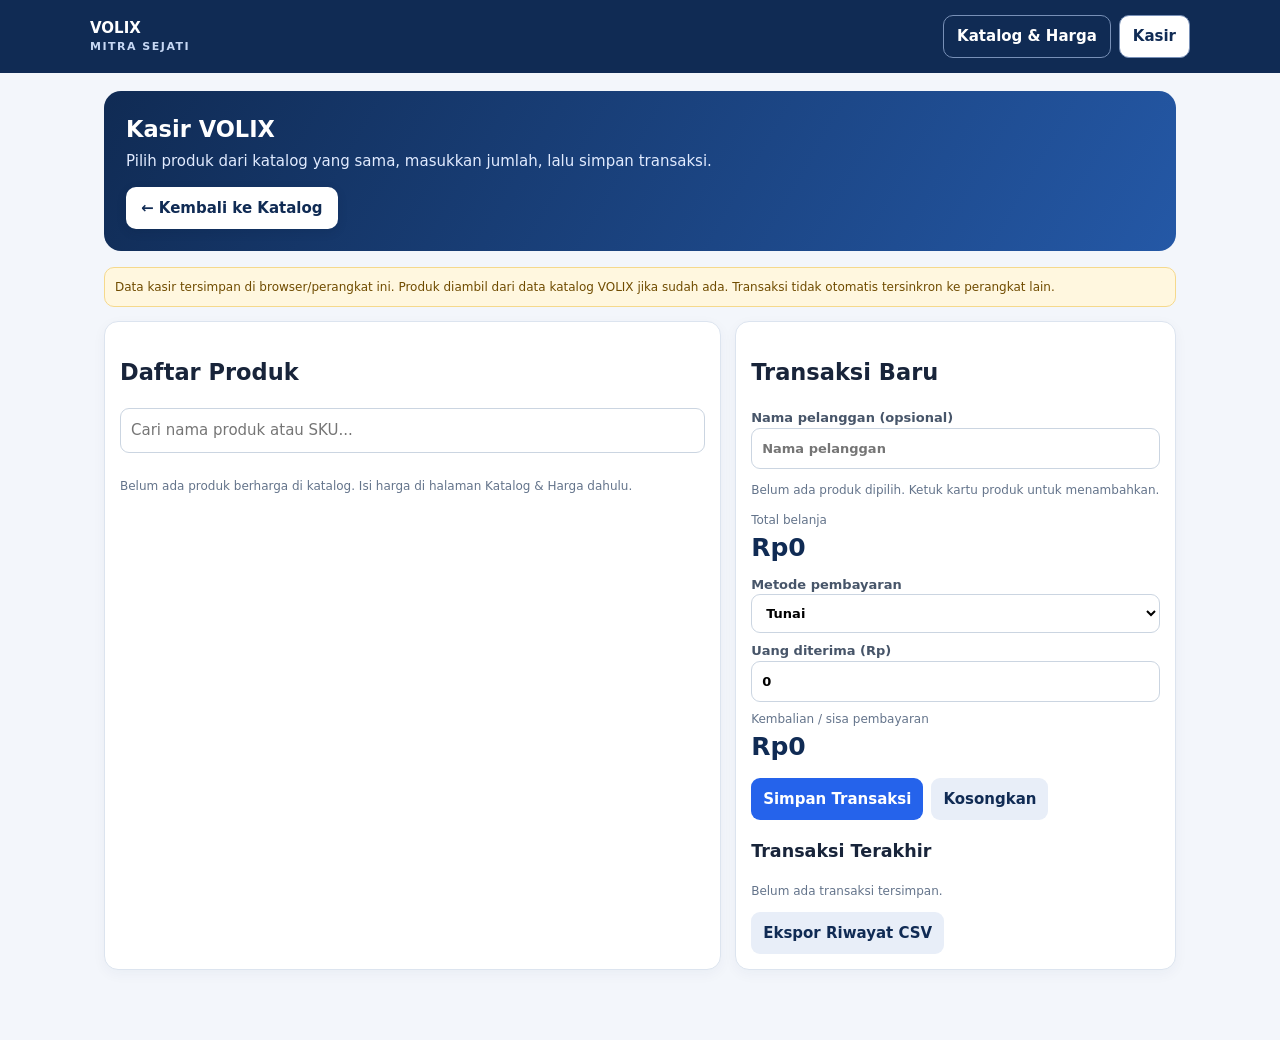
<file: kasir/index.html>
<!doctype html>
<html lang="id"><head><meta charset="utf-8"><meta name="viewport" content="width=device-width,initial-scale=1"><meta name="theme-color" content="#102b54"><title>VOLIX Kasir</title>
<style>
:root{--navy:#102b54;--blue:#2563eb;--bg:#f3f6fb;--ink:#18243a;--muted:#64748b;--line:#dce4ef;--green:#087443;--red:#b42318}*{box-sizing:border-box}body{margin:0;background:var(--bg);color:var(--ink);font:15px/1.5 system-ui,-apple-system,Segoe UI,sans-serif}header{background:var(--navy);color:white;padding:15px max(16px,calc((100% - 1100px)/2));display:flex;align-items:center;justify-content:space-between;gap:12px;flex-wrap:wrap}header a{color:white;text-decoration:none;font-weight:800}.brand small{display:block;color:#c7d8f4;font-size:11px;letter-spacing:1.5px}.topnav{display:flex;gap:8px}.navlink{padding:9px 13px;border:1px solid #7890b7;border-radius:10px}.current{background:white;color:var(--navy)}main{max-width:1100px;margin:auto;padding:18px 14px 70px}.hero{background:linear-gradient(120deg,#102b54,#2458a6);border-radius:17px;color:white;padding:22px;margin-bottom:16px}.hero h1{margin:0 0 4px}.hero p{margin:0;color:#e1ebff}.catalog-return{display:inline-flex;align-items:center;margin-top:14px;padding:10px 15px;border-radius:10px;background:#fff;color:#102b54;text-decoration:none;font-weight:800;box-shadow:0 3px 10px #061a3826}.layout{display:grid;grid-template-columns:minmax(0,1.4fr) minmax(300px,1fr);gap:14px}.panel{background:white;border:1px solid var(--line);border-radius:14px;padding:15px;box-shadow:0 4px 14px #102b540b}.products{display:grid;grid-template-columns:repeat(auto-fit,minmax(145px,1fr));gap:10px;margin-top:12px}.prod{border:1px solid var(--line);border-radius:12px;padding:12px;text-align:left;background:linear-gradient(145deg,#fff,#f1f6ff);color:var(--ink);cursor:pointer}.prod:nth-child(3n+2){background:linear-gradient(145deg,#fff,#ecfdf5)}.prod:nth-child(3n){background:linear-gradient(145deg,#fff,#fff7ed)}.prod strong{display:block}.prod .price{font-weight:850;color:var(--navy);font-size:18px;margin-top:6px}.muted{font-size:12px;color:var(--muted)}input,select{width:100%;padding:10px;border:1px solid #cbd5e1;border-radius:9px;font:inherit;background:white}label{display:block;font-size:13px;font-weight:700;color:#475569;margin:8px 0}button{border:0;border-radius:9px;padding:10px 12px;font:inherit;font-weight:750;cursor:pointer}.primary{background:var(--blue);color:white}.secondary{background:#e8eef8;color:var(--navy)}.danger{background:#fee4e2;color:var(--red)}.cartrow{display:grid;grid-template-columns:1fr auto;gap:8px;border-bottom:1px solid var(--line);padding:10px 0}.qty{display:flex;gap:5px;align-items:center}.qty button{padding:4px 9px;background:#e8eef8}.total{font-size:25px;font-weight:900;color:var(--navy)}.actions{display:flex;gap:8px;flex-wrap:wrap;margin-top:12px}.history{margin-top:16px}.history-item{padding:10px 0;border-bottom:1px solid var(--line)}.notice{background:#fff7df;border:1px solid #f5d98c;color:#704c00;padding:10px;border-radius:10px;font-size:12px;margin-bottom:14px}.hidden{display:none!important}@media(max-width:760px){.layout{grid-template-columns:1fr}.hero{padding:18px}.panel{padding:12px}}

/* Navigasi pindah katalog/kasir selalu mudah dijangkau di HP */
.switch-nav{display:none}
@media(max-width:600px){
 .switch-nav{position:fixed;z-index:9999;left:10px;right:10px;bottom:calc(8px + env(safe-area-inset-bottom));display:grid;grid-template-columns:1fr 1fr;gap:8px;padding:7px;background:#fff;border:1px solid #dce4ef;border-radius:16px;box-shadow:0 8px 28px #102b5430}
 .switch-nav a{display:flex;align-items:center;justify-content:center;min-height:44px;border-radius:11px;text-decoration:none;font-weight:800;font-size:13px;background:#edf3ff;color:#102b54}
 .switch-nav a.active{background:#102b54;color:#fff}
 body{padding-bottom:75px}
}
</style></head><body>
<header><a class="brand" href="../">VOLIX <small>MITRA SEJATI</small></a><nav class="topnav"><a class="navlink" href="../">Katalog & Harga</a><a class="navlink current" href="./">Kasir</a></nav></header>
<main><section class="hero"><h1>Kasir VOLIX</h1><p>Pilih produk dari katalog yang sama, masukkan jumlah, lalu simpan transaksi.</p><a class="catalog-return" href="https://vesatukio.github.io/volix/">← Kembali ke Katalog</a></section>
<div class="notice">Data kasir tersimpan di browser/perangkat ini. Produk diambil dari data katalog VOLIX jika sudah ada. Transaksi tidak otomatis tersinkron ke perangkat lain.</div>
<div class="layout"><section class="panel"><h2>Daftar Produk</h2><input id="search" placeholder="Cari nama produk atau SKU..."><div id="products" class="products"></div><p id="empty" class="muted hidden">Belum ada produk berharga di katalog. Isi harga di halaman Katalog & Harga dahulu.</p></section>
<section class="panel"><h2>Transaksi Baru</h2><label>Nama pelanggan (opsional)<input id="customer" placeholder="Nama pelanggan"></label><div id="cart"></div><div class="muted" style="margin-top:10px">Total belanja</div><div id="total" class="total">Rp0</div><label>Metode pembayaran<select id="payment"><option>Tunai</option><option>Transfer</option><option>QRIS</option><option>Utang / Bayar nanti</option></select></label><label>Uang diterima (Rp)<input id="paid" type="number" min="0" value="0"></label><div class="muted">Kembalian / sisa pembayaran</div><div id="change" class="total">Rp0</div><div class="actions"><button id="checkout" class="primary">Simpan Transaksi</button><button id="clear" class="secondary">Kosongkan</button></div><p id="msg" class="muted"></p><div class="history"><h3>Transaksi Terakhir</h3><div id="history"></div><button id="export" class="secondary">Ekspor Riwayat CSV</button></div></section></div>
</main>
<script>
const PRODUCTS_KEY='volix_stopkontak_v1',SALES_KEY='volix_kasir_sales_v1';let products=[],cart={};const money=n=>'Rp'+Number(n||0).toLocaleString('id-ID');const esc=s=>String(s??'').replace(/[&<>"']/g,c=>({'&':'&amp;','<':'&lt;','>':'&gt;','"':'&quot;',"'":'&#39;'}[c]));
function loadProducts(){try{products=JSON.parse(localStorage.getItem(PRODUCTS_KEY)||'[]').filter(p=>p.active&&p.price!=null&&Number(p.price)>0)}catch{products=[]}renderProducts()}
function renderProducts(){let q=document.getElementById('search').value.toLowerCase();let list=products.filter(p=>((p.name||'')+' '+p.sku+' '+p.type).toLowerCase().includes(q));document.getElementById('products').innerHTML=list.map(p=>'<button class="prod" data-sku="'+esc(p.sku)+'"><span class="muted">'+esc(p.sku)+'</span><strong>'+esc(p.name||p.sku)+'</strong><span class="price">'+money(p.price)+'</span><span class="muted">Stok katalog: '+Number(p.stock||0)+'</span></button>').join('');document.querySelectorAll('.prod').forEach(b=>b.onclick=()=>add(b.dataset.sku));document.getElementById('empty').classList.toggle('hidden',products.length>0)}
function add(sku){let p=products.find(x=>x.sku===sku);if(!p)return;if(!cart[sku])cart[sku]={sku,name:p.name||p.sku,price:Number(p.price),qty:0};cart[sku].qty++;renderCart()}
function renderCart(){let rows=Object.values(cart).filter(x=>x.qty>0);document.getElementById('cart').innerHTML=rows.map(x=>'<div class="cartrow"><div><strong>'+esc(x.name)+'</strong><div class="muted">'+money(x.price)+' × '+x.qty+' = '+money(x.price*x.qty)+'</div></div><div class="qty"><button data-act="minus" data-sku="'+esc(x.sku)+'">−</button><b>'+x.qty+'</b><button data-act="plus" data-sku="'+esc(x.sku)+'">+</button><button class="danger" data-act="del" data-sku="'+esc(x.sku)+'">×</button></div></div>').join('')||'<p class="muted">Belum ada produk dipilih. Ketuk kartu produk untuk menambahkan.</p>';document.querySelectorAll('[data-act]').forEach(b=>b.onclick=()=>{let x=cart[b.dataset.sku];if(b.dataset.act==='plus')x.qty++;if(b.dataset.act==='minus')x.qty--;if(b.dataset.act==='del'||x.qty<=0)delete cart[b.dataset.sku];renderCart()});let total=rows.reduce((s,x)=>s+x.price*x.qty,0);document.getElementById('total').textContent=money(total);updateChange()}
function updateChange(){let total=Object.values(cart).reduce((s,x)=>s+x.price*x.qty,0),paid=Number(document.getElementById('paid').value)||0;let due=total-paid;document.getElementById('change').textContent=due>0?'Kurang '+money(due):money(-due)}
function sales(){try{return JSON.parse(localStorage.getItem(SALES_KEY)||'[]')}catch{return []}}
function renderHistory(){let s=sales().slice(-5).reverse();document.getElementById('history').innerHTML=s.map(x=>'<div class="history-item"><strong>'+esc(x.id)+'</strong> · '+esc(x.date)+'<div>'+esc(x.customer||'Pelanggan umum')+' · '+esc(x.payment)+'</div><b>'+money(x.total)+'</b></div>').join('')||'<p class="muted">Belum ada transaksi tersimpan.</p>'}
document.getElementById('search').oninput=renderProducts;document.getElementById('paid').oninput=updateChange;document.getElementById('clear').onclick=()=>{cart={};document.getElementById('customer').value='';document.getElementById('paid').value=0;document.getElementById('msg').textContent='';renderCart()};
document.getElementById('checkout').onclick=()=>{let items=Object.values(cart).filter(x=>x.qty>0);if(!items.length){alert('Pilih produk dahulu.');return}let total=items.reduce((s,x)=>s+x.price*x.qty,0),paid=Number(document.getElementById('paid').value)||0,payment=document.getElementById('payment').value;if(payment!=='Utang / Bayar nanti'&&paid<total){if(!confirm('Uang diterima kurang dari total. Simpan sebagai pembayaran sebagian?'))return}let list=sales(),sale={id:'VX-'+Date.now().toString().slice(-8),date:new Date().toLocaleString('id-ID'),customer:document.getElementById('customer').value.trim(),payment,total,paid,items};list.push(sale);localStorage.setItem(SALES_KEY,JSON.stringify(list));document.getElementById('msg').textContent='Transaksi '+sale.id+' tersimpan.';cart={};document.getElementById('customer').value='';document.getElementById('paid').value=0;renderCart();renderHistory()};
document.getElementById('export').onclick=()=>{let list=sales();let rows=[['ID','Tanggal','Pelanggan','Pembayaran','Total','Diterima','SKU','Nama Produk','Qty','Harga Satuan','Subtotal']];list.forEach(s=>s.items.forEach(i=>rows.push([s.id,s.date,s.customer,s.payment,s.total,s.paid,i.sku,i.name,i.qty,i.price,i.price*i.qty])));let csv=rows.map(r=>r.map(v=>'"'+String(v??'').replace(/"/g,'""')+'"').join(',')).join('\r\n');let a=document.createElement('a');a.href=URL.createObjectURL(new Blob(['\ufeff'+csv],{type:'text/csv;charset=utf-8'}));a.download='volix-riwayat-kasir.csv';a.click();URL.revokeObjectURL(a.href)};
loadProducts();renderCart();renderHistory();
</script><nav class="switch-nav" aria-label="Pindah halaman"><a href="../">▦ Katalog &amp; Harga</a><a class="active" href="./">▣ Kasir</a></nav>
</body></html>
</file>
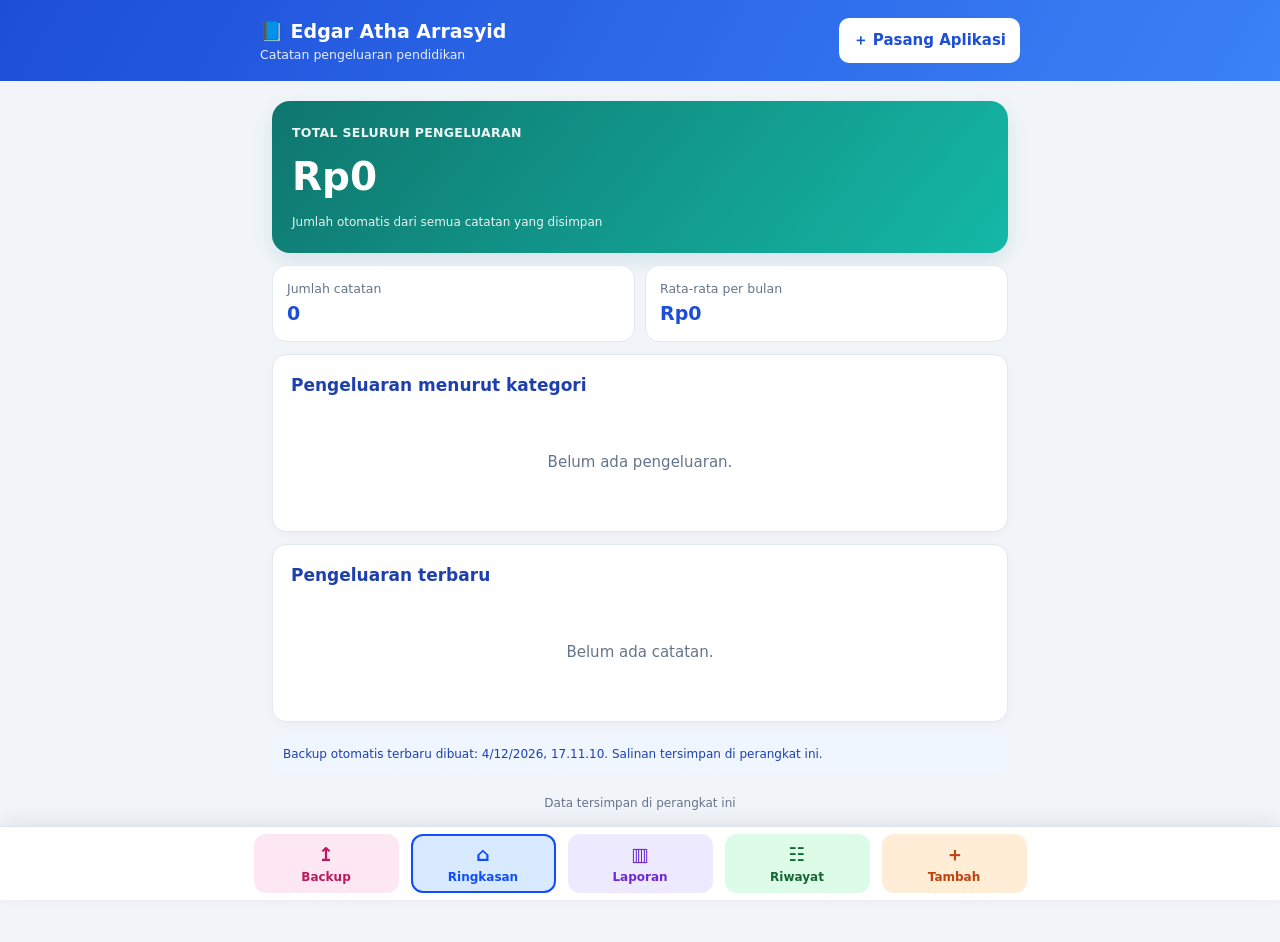
<file: pendidikan/index.html>
<!doctype html>
<html lang="id">
<head>
<meta charset="utf-8"><meta name="viewport" content="width=device-width,initial-scale=1,viewport-fit=cover">
<meta name="theme-color" content="#0758df"><link rel="icon" href="icon.svg" type="image/svg+xml"><link rel="apple-touch-icon" href="icon.svg"><meta name="description" content="Catatan pengeluaran pendidikan anak.">
<link rel="manifest" href="manifest.json"><title>Pengeluaran Edgar Atha Arrasyid</title>
<style>
:root{--blue:#2563eb;--navy:#172554;--muted:#64748b;--bg:#f1f5f9;--line:#e2e8f0;--teal:#0f766e}
*{box-sizing:border-box}body{margin:0;background:var(--bg);color:var(--navy);font:15px/1.5 system-ui,-apple-system,Segoe UI,sans-serif;padding-bottom:88px}
header{background:linear-gradient(120deg,#1d4ed8,#3b82f6);color:#fff;padding:17px 16px}.head{max-width:760px;margin:auto}header b{font-size:19px}header small{display:block;opacity:.9}
main{max-width:760px;margin:auto;padding:14px 12px 22px}
.total{background:linear-gradient(130deg,#0f766e,#14b8a6);color:white;border-radius:18px;padding:20px;margin:0 0 12px;box-shadow:0 8px 20px #0f766e20}.total small{opacity:.92;font-weight:700;letter-spacing:.3px}.total strong{display:block;font-size:clamp(29px,8vw,39px);margin:4px 0}.total span{font-size:12px;opacity:.9}
.stats{display:grid;grid-template-columns:1fr 1fr;gap:10px}.stat,.panel{background:white;border:1px solid var(--line);border-radius:14px;padding:14px}.stat small{display:block;color:var(--muted)}.stat b{font-size:19px;color:#1d4ed8}
.panel{margin:12px 0;box-shadow:0 3px 12px #0f172a08}.panel h2{font-size:17px;margin:0 0 12px;color:#1e40af}.hidden{display:none!important}
label{display:block;font-size:13px;font-weight:700;color:#475569;margin:10px 0}input,select{width:100%;margin-top:5px;border:1px solid #cbd5e1;border-radius:10px;padding:12px;background:white;color:#172554;font:inherit}
button,.btn{border:0;border-radius:10px;padding:11px 14px;font:inherit;font-weight:750;cursor:pointer}
.primary{background:#2563eb;color:white}.secondary{background:#dbeafe;color:#1d4ed8}.danger{background:#fee2e2;color:#b91c1c}.purple{background:#ede9fe;color:#6d28d9}.green{background:#dcfce7;color:#166534}.orange{background:#ffedd5;color:#c2410c}
.actions{display:flex;gap:8px;flex-wrap:wrap;margin-top:12px}.muted{font-size:12px;color:var(--muted)}
.rowitem{display:flex;justify-content:space-between;gap:12px;padding:11px 0;border-bottom:1px solid var(--line)}.rowitem:last-child{border:0}.rowitem b{white-space:nowrap}.money{font-weight:850;color:#0f766e;white-space:nowrap}
.filters{display:flex;gap:8px;flex-wrap:wrap}.filters>*{flex:1;min-width:125px}.entry{padding:12px 0;border-bottom:1px solid var(--line)}.entry:last-child{border:0}.entrytop{display:flex;justify-content:space-between;gap:10px}.entry small{display:block;color:var(--muted)}.entry-actions{display:flex;gap:7px;margin-top:8px}.entry-actions button{padding:7px 11px;font-size:12px}
.notice{background:#eff6ff;color:#1e40af;border-radius:10px;padding:11px;font-size:12px;margin-top:12px}.empty{text-align:center;padding:20px;color:var(--muted)}
.bottomnav{position:fixed;z-index:10;bottom:0;left:0;right:0;background:#fff;border-top:1px solid #dbe3ef;box-shadow:0 -5px 18px #0f172a12;padding:7px 5px calc(7px + env(safe-area-inset-bottom));display:flex;justify-content:center;gap:5px}
.bottomnav button{flex:1;max-width:145px;padding:9px 3px 7px;border-radius:12px;background:#f1f5f9;color:#475569;font-size:11px;display:flex;flex-direction:column;align-items:center;gap:2px}
.bottomnav button .ico{font-size:19px;line-height:1.2}.bottomnav button[data-page="dashboard"]{background:#dbeafe;color:#1d4ed8}.bottomnav button[data-page="add"]{background:#ffedd5;color:#c2410c}.bottomnav button[data-page="list"]{background:#dcfce7;color:#166534}.bottomnav button[data-page="report"]{background:#ede9fe;color:#6d28d9}.bottomnav button[data-page="backup"]{background:#fce7f3;color:#be185d}
.bottomnav button.active{outline:2px solid currentColor;outline-offset:-2px;filter:saturate(1.25);font-weight:900}
.important{color:#c2410c;font-weight:800}.reporttotal{background:#ecfdf5;color:#047857;border-radius:11px;padding:13px;margin-bottom:10px}.reporttotal strong{display:block;font-size:23px}
.report-label{font-size:13px;font-weight:800;color:#475569;margin:8px 0}
.report-types{display:grid;grid-template-columns:repeat(3,minmax(0,1fr));gap:8px;margin:8px 0 14px}
.report-type{min-width:0;padding:12px 5px;border:2px solid transparent;border-radius:13px;display:flex;flex-direction:column;align-items:center;gap:3px;color:#334155}
.report-type span{font-size:21px}.report-type b{font-size:13px}.report-type small{font-size:10px;font-weight:600}
.report-type.day{background:#fff7ed;color:#c2410c}.report-type.week{background:#eff6ff;color:#1d4ed8}.report-type.month{background:#f5f3ff;color:#6d28d9}
.report-type.selected{border-color:currentColor;box-shadow:0 2px 8px #0f172a12}
.category-scroll{max-height:clamp(160px,32vh,290px);overflow-y:auto;overscroll-behavior:contain;border:1px solid var(--line);border-radius:10px;padding:0 10px}
.category-scroll .rowitem{padding:10px 2px}
@media(max-width:360px){.report-type{padding:10px 2px}.report-type b{font-size:12px}.report-type small{font-size:9px}}
@media(min-width:600px){main{padding-top:20px}.panel{padding:18px}.bottomnav{gap:12px}.bottomnav button{font-size:12px}}
</style></head>
<body>
<header><div class="head"><div style="display:flex;justify-content:space-between;align-items:center;gap:10px;flex-wrap:wrap"><div><b>📘 Edgar Atha Arrasyid</b><small>Catatan pengeluaran pendidikan</small></div><button id="installBtn" class="orange" style="background:#fff;color:#1d4ed8">＋ Pasang Aplikasi</button></div></div></header>
<main>
<section class="total"><small>TOTAL SELURUH PENGELUARAN</small><strong id="totalExpense">Rp0</strong><span>Jumlah otomatis dari semua catatan yang disimpan</span></section>
<section class="stats"><div class="stat"><small>Jumlah catatan</small><b id="countExpense">0</b></div><div class="stat"><small>Rata-rata per bulan</small><b id="averageExpense">Rp0</b></div></section>
<section id="page-dashboard">
 <div class="panel"><h2>Pengeluaran menurut kategori</h2><div id="categorySummary" class="empty">Belum ada pengeluaran.</div></div>
 <div class="panel"><h2>Pengeluaran terbaru</h2><div id="recentSummary" class="empty">Belum ada catatan.</div></div>
 <div class="notice" id="autoBackupStatus">Backup otomatis mingguan disimpan di perangkat ini. Tetap unduh backup untuk berjaga-jaga jika HP atau data browser hilang.</div>
</section>
<section id="page-add" class="hidden"><div class="panel"><h2 id="formTitle">Tambah pengeluaran</h2>
<form id="entryForm"><input type="hidden" id="editId">
<label>Tanggal pengeluaran<input type="date" id="date" required></label>
<label>Keperluan<select id="category"><option>Sekolah / SPP</option><option>Pendaftaran / daftar ulang</option><option>Buku & alat tulis</option><option>Seragam & pakaian</option><option>Pondok</option><option>Makan & minum</option><option>Uang saku</option><option>Transportasi</option><option>Kesehatan</option><option>Kegiatan sekolah</option><option>Perlengkapan pribadi</option><option>Komunikasi / internet</option><option>Lain-lain</option></select></label>
<label>Jumlah pengeluaran (Rp)<input type="number" id="amount" min="1" step="1" placeholder="Masukkan nominal, contoh 150000" required></label>
<label>Catatan tambahan (opsional)<input id="note" maxlength="180" placeholder="Contoh: Pembayaran buku semester"></label>
<p class="muted" id="inputDate"></p>
<div class="actions"><button class="primary" type="submit">💾 Simpan pengeluaran</button><button class="orange" type="button" id="resetForm">Bersihkan</button></div></form></div></section>
<section id="page-list" class="hidden"><div class="panel"><h2>Daftar pengeluaran</h2><div class="filters"><input id="search" placeholder="Cari keperluan / catatan…"><input id="monthFilter" type="month" aria-label="Filter bulan"></div><div id="transactionRows"></div><div id="listEmpty" class="empty hidden">Belum ada catatan pengeluaran.</div><div class="actions"><button class="purple" id="exportCsv">⬇ Unduh Excel (CSV)</button></div></div></section>
<section id="page-report" class="hidden"><div class="panel"><h2>Laporan pengeluaran</h2><div class="report-label">Jenis laporan</div><div class="report-types" id="reportTypes"><button type="button" class="report-type day" data-mode="day"><span>☀️</span><b>Harian</b><small>Per tanggal</small></button><button type="button" class="report-type week" data-mode="week"><span>📅</span><b>Mingguan</b><small>Senin–Minggu</small></button><button type="button" class="report-type month selected" data-mode="month"><span>🗓️</span><b>Bulan</b><small>Per bulan</small></button></div><input type="hidden" id="reportMode" value="month"><label>Pilih tanggal laporan<input id="reportDate" type="date"></label><div id="reportContent"></div><div class="actions"><button class="purple" id="reportCsv">⬇ Unduh laporan</button></div></div></section>
<section id="page-backup" class="hidden"><div class="panel"><h2>Backup data</h2><p class="muted">Aplikasi membuat salinan otomatis setiap 7 hari saat dibuka. Salinan otomatis tersimpan di perangkat yang sama.</p><div class="reporttotal"><strong id="backupCount">0</strong><span>Salinan backup otomatis tersedia</span></div><div class="actions"><button class="primary" id="backupBtn">⬇ Unduh backup sekarang</button><label class="btn secondary" style="margin:0">Pulihkan backup<input id="restoreFile" type="file" accept=".json,application/json" hidden></label></div><div class="notice">Penting: backup otomatis di perangkat bukan backup online. Unduh file backup secara berkala dan simpan di tempat lain agar aman jika HP rusak atau data browser terhapus.</div><p id="backupMessage" class="muted"></p></div></section>
<footer class="muted" style="text-align:center;padding:20px 5px">Data tersimpan di perangkat ini</footer>
</main>
<nav class="bottomnav">
<button data-page="backup"><span class="ico">↥</span>Backup</button>
<button class="active" data-page="dashboard"><span class="ico">⌂</span>Ringkasan</button>
<button data-page="report"><span class="ico">▥</span>Laporan</button>
<button data-page="list"><span class="ico">☷</span>Riwayat</button>
<button data-page="add"><span class="ico">＋</span>Tambah</button>
</nav>
<script>
const DB_NAME='keuangan-pendidikan-anak-v1',STORE='transactions',BACKUPS='weeklyBackups';let db,all=[],reportRowsCache=[];
const el=id=>document.getElementById(id),fmt=n=>'Rp'+Number(n||0).toLocaleString('id-ID');
const today=()=>{const d=new Date();return new Date(d.getTime()-d.getTimezoneOffset()*60000).toISOString().slice(0,10)};
function openDB(){return new Promise((resolve,reject)=>{const r=indexedDB.open(DB_NAME,2);r.onupgradeneeded=()=>{const d=r.result;if(!d.objectStoreNames.contains(STORE))d.createObjectStore(STORE,{keyPath:'id',autoIncrement:true});if(!d.objectStoreNames.contains(BACKUPS))d.createObjectStore(BACKUPS,{keyPath:'id',autoIncrement:true})};r.onsuccess=()=>resolve(r.result);r.onerror=()=>reject(r.error)})}
function obj(name,mode='readonly'){return db.transaction(name,mode).objectStore(name)}
function getAll(){return new Promise((resolve,reject)=>{const r=obj(STORE).getAll();r.onsuccess=()=>resolve(r.result);r.onerror=()=>reject(r.error)})}
function save(row){return new Promise((resolve,reject)=>{const r=row.id?obj(STORE,'readwrite').put(row):obj(STORE,'readwrite').add(row);r.onsuccess=()=>resolve(r.result);r.onerror=()=>reject(r.error)})}
function remove(id){return new Promise((resolve,reject)=>{const r=obj(STORE,'readwrite').delete(Number(id));r.onsuccess=resolve;r.onerror=()=>reject(r.error)})}
function clearAll(){return new Promise((resolve,reject)=>{const r=obj(STORE,'readwrite').clear();r.onsuccess=resolve;r.onerror=()=>reject(r.error)})}
function getBackups(){return new Promise((resolve,reject)=>{const r=obj(BACKUPS).getAll();r.onsuccess=()=>resolve(r.result);r.onerror=()=>reject(r.error)})}
function addBackup(data){return new Promise((resolve,reject)=>{const r=obj(BACKUPS,'readwrite').add(data);r.onsuccess=resolve;r.onerror=()=>reject(r.error)})}
function deleteBackup(id){return new Promise((resolve,reject)=>{const r=obj(BACKUPS,'readwrite').delete(id);r.onsuccess=resolve;r.onerror=()=>reject(r.error)})}
function escapeHtml(s){return String(s??'').replace(/[&<>"']/g,c=>({'&':'&amp;','<':'&lt;','>':'&gt;','"':'&quot;',"'":'&#39;'}[c]))}
function resetForm(){el('entryForm').reset();el('editId').value='';el('date').value=today();el('inputDate').textContent='Tanggal dicatat otomatis: '+new Date().toLocaleString('id-ID');el('formTitle').textContent='Tambah pengeluaran'}
function showPage(p){document.querySelectorAll('[id^="page-"]').forEach(x=>x.classList.add('hidden'));el('page-'+p).classList.remove('hidden');document.querySelectorAll('.bottomnav button').forEach(b=>b.classList.toggle('active',b.dataset.page===p));if(p==='list')renderList();if(p==='report')renderReport();if(p==='backup')refreshBackupCount();window.scrollTo({top:0,behavior:'smooth'})}
function expenses(){return all.filter(x=>!x.kind||x.kind==='expense'||x.kind==='pocket_out')}
function render(){const rows=expenses(),sum=rows.reduce((a,x)=>a+Number(x.amount||0),0),months=new Set(rows.map(x=>(x.date||'').slice(0,7)).filter(Boolean));el('totalExpense').textContent=fmt(sum);el('countExpense').textContent=rows.length;el('averageExpense').textContent=fmt(months.size?Math.round(sum/months.size):0);renderSummary()}
function renderSummary(){const rows=expenses(),cats={};rows.forEach(x=>{const c=x.category||'Lain-lain';cats[c]=(cats[c]||0)+Number(x.amount||0)});const c=Object.entries(cats).sort((a,b)=>b[1]-a[1]);el('categorySummary').innerHTML=c.length?c.map(([k,v])=>'<div class="rowitem"><span>'+escapeHtml(k)+'</span><b class="money">'+fmt(v)+'</b></div>').join(''):'<div class="empty">Belum ada pengeluaran.</div>';const recent=[...rows].sort((a,b)=>(b.date||'').localeCompare(a.date||'')).slice(0,5);el('recentSummary').innerHTML=recent.length?recent.map(x=>'<div class="rowitem"><span>'+escapeHtml(x.category||'Lain-lain')+'<small>'+escapeHtml(x.date||'')+' · '+escapeHtml(x.note||'')+'</small></span><b class="money">'+fmt(x.amount)+'</b></div>').join(''):'<div class="empty">Belum ada catatan.</div>'}
function renderList(){const q=el('search').value.toLowerCase(),m=el('monthFilter').value;const rows=expenses().filter(x=>(!m||(x.date||'').startsWith(m))&&(!q||((x.note||'')+' '+(x.category||'')).toLowerCase().includes(q))).sort((a,b)=>(b.date||'').localeCompare(a.date||'')||String(b.created||'').localeCompare(String(a.created||'')));el('transactionRows').innerHTML=rows.map(x=>'<div class="entry"><div class="entrytop"><div><b>'+escapeHtml(x.category||'Lain-lain')+'</b><small>'+escapeHtml(x.date||'')+' · '+escapeHtml(x.note||'Tanpa catatan')+'</small></div><b class="money">'+fmt(x.amount)+'</b></div><div class="entry-actions"><button class="secondary" data-edit="'+x.id+'">✎ Edit</button><button class="danger" data-del="'+x.id+'">Hapus</button></div></div>').join('');el('listEmpty').classList.toggle('hidden',rows.length>0)}
function getPeriod(){const mode=el('reportMode').value,val=el('reportDate').value||today(),d=new Date(val+'T12:00:00');let start,end,label;if(mode==='day'){start=val;end=val;label='Tanggal '+d.toLocaleDateString('id-ID')}else if(mode==='month'){start=val.slice(0,7)+'-01';end=val.slice(0,7)+'-31';label=d.toLocaleDateString('id-ID',{month:'long',year:'numeric'})}else{const day=(d.getDay()+6)%7;const s=new Date(d);s.setDate(d.getDate()-day);const e=new Date(s);e.setDate(s.getDate()+6);start=tostr(s);end=tostr(e);label='Minggu '+s.toLocaleDateString('id-ID')+' – '+e.toLocaleDateString('id-ID')}return {start,end,label}}
function tostr(d){return new Date(d.getTime()-d.getTimezoneOffset()*60000).toISOString().slice(0,10)}
function renderReport(){const p=getPeriod(),rows=expenses().filter(x=>(x.date||'')>=p.start&&(x.date||'')<=p.end);reportRowsCache=rows;const sum=rows.reduce((a,x)=>a+Number(x.amount||0),0),cats={};rows.forEach(x=>{const c=x.category||'Lain-lain';cats[c]=(cats[c]||0)+Number(x.amount||0)});const details=Object.entries(cats).sort((a,b)=>b[1]-a[1]).map(([k,v])=>'<div class="rowitem"><span>'+escapeHtml(k)+'</span><b class="money">'+fmt(v)+'</b></div>').join('')||'<div class="empty">Tidak ada pengeluaran pada periode ini.</div>';el('reportContent').innerHTML='<div class="reporttotal"><small>'+p.label+'</small><strong>'+fmt(sum)+'</strong><span>'+rows.length+' catatan pengeluaran</span></div><h3>Rincian kategori</h3><div class="category-scroll">'+details+'</div>'}
function download(name,content,type){const blob=new Blob([content],{type}),url=URL.createObjectURL(blob),a=document.createElement('a');a.href=url;a.download=name;a.click();setTimeout(()=>URL.revokeObjectURL(url),1000)}
async function autoWeeklyBackup(){const backups=await getBackups(),now=Date.now(),last=backups.sort((a,b)=>b.createdAt-a.createdAt)[0];if(!last||now-last.createdAt>=7*24*60*60*1000){await addBackup({createdAt:now,transactions:all});const fresh=await getBackups();fresh.sort((a,b)=>a.createdAt-b.createdAt);while(fresh.length>12){await deleteBackup(fresh.shift().id)}el('autoBackupStatus').textContent='Backup otomatis terbaru dibuat: '+new Date(now).toLocaleString('id-ID')+'. Salinan tersimpan di perangkat ini.'}else{el('autoBackupStatus').textContent='Backup otomatis terakhir: '+new Date(last.createdAt).toLocaleDateString('id-ID')+'. Aplikasi akan membuat salinan baru setelah 7 hari.'}refreshBackupCount()}
async function refreshBackupCount(){const b=await getBackups();el('backupCount').textContent=b.length}
el('entryForm').addEventListener('submit',async e=>{e.preventDefault();const old=all.find(x=>x.id===Number(el('editId').value));const row={kind:'expense',date:el('date').value,category:el('category').value,amount:Number(el('amount').value),note:el('note').value.trim(),created:old?.created||new Date().toISOString(),updated:new Date().toISOString()};if(old)row.id=old.id;await save(row);all=await getAll();render();resetForm();showPage('list');alert('Pengeluaran berhasil disimpan.')});
el('resetForm').addEventListener('click',resetForm);document.querySelectorAll('.bottomnav button').forEach(b=>b.addEventListener('click',()=>showPage(b.dataset.page)));['search','monthFilter'].forEach(id=>el(id).addEventListener('input',renderList));el('reportDate').addEventListener('change',renderReport);el('reportTypes').addEventListener('click',e=>{const b=e.target.closest('[data-mode]');if(!b)return;el('reportMode').value=b.dataset.mode;document.querySelectorAll('.report-type').forEach(x=>x.classList.toggle('selected',x===b));renderReport()});
el('transactionRows').addEventListener('click',async e=>{const id=e.target.dataset.edit||e.target.dataset.del;if(!id)return;const x=all.find(r=>r.id===Number(id));if(e.target.dataset.del){if(confirm('Hapus catatan ini?')){await remove(id);all=await getAll();render();renderList()}}else{el('editId').value=x.id;el('date').value=x.date||today();el('category').value=x.category||'Lain-lain';el('amount').value=x.amount;el('note').value=x.note||'';el('formTitle').textContent='Edit pengeluaran';el('inputDate').textContent='Tanggal input: '+new Date(x.created||Date.now()).toLocaleString('id-ID');showPage('add')}});
el('backupBtn').addEventListener('click',()=>download('backup-pengeluaran-anak-'+today()+'.json',JSON.stringify({app:'Catatan Pengeluaran Anak',version:3,exportedAt:new Date().toISOString(),transactions:all},null,2),'application/json'));
el('restoreFile').addEventListener('change',async e=>{const f=e.target.files[0];if(!f)return;try{const d=JSON.parse(await f.text());if(!Array.isArray(d.transactions))throw Error('Format backup tidak sesuai.');if(!confirm('Pulihkan '+d.transactions.length+' catatan? Data saat ini akan diganti.'))return;await clearAll();for(const x of d.transactions)await save(x);all=await getAll();render();el('backupMessage').textContent='Backup berhasil dipulihkan.';alert('Catatan berhasil dipulihkan.')}catch(err){alert('Gagal memulihkan: '+err.message)}e.target.value=''});
function csvDownload(rows,name){const head=['Tanggal','Kategori','Keterangan','Nominal','Tanggal input'];const data=rows.map(x=>[x.date,x.category,x.note,x.amount,x.created?new Date(x.created).toLocaleString('id-ID'):'']);const csv=[head,...data].map(r=>r.map(v=>'"'+String(v??'').replace(/"/g,'""')+'"').join(';')).join('\r\n');download(name,'\ufeff'+csv,'text/csv;charset=utf-8')}
el('exportCsv').addEventListener('click',()=>csvDownload(expenses(),'laporan-semua-pengeluaran-'+today()+'.csv'));el('reportCsv').addEventListener('click',()=>csvDownload(reportRowsCache,'laporan-pengeluaran-'+today()+'.csv'));
const installButton=el('installBtn');const isInstalledMode=window.matchMedia('(display-mode: standalone)').matches||window.navigator.standalone===true;if(isInstalledMode)installButton.style.display='none';let installPrompt=null;window.addEventListener('beforeinstallprompt',e=>{e.preventDefault();installPrompt=e;if(!isInstalledMode){installButton.style.display='inline-block';installButton.textContent='⬇ Pasang Aplikasi'}});installButton.addEventListener('click',async()=>{if(installPrompt){installPrompt.prompt();const choice=await installPrompt.userChoice;installPrompt=null;if(choice.outcome==='accepted')installButton.style.display='none'}else{alert('Jika tombol pemasangan belum muncul, buka menu Chrome (⋮), lalu pilih “Tambahkan ke layar utama” atau “Install app”. Pastikan halaman dibuka melalui HTTPS.')}});window.addEventListener('appinstalled',()=>{installButton.style.display='none'});
(async()=>{try{db=await openDB();all=await getAll();resetForm();el('reportDate').value=today();render();await autoWeeklyBackup()}catch(e){alert('Penyimpanan lokal gagal dibuka. Gunakan Chrome terbaru.')}})();
if('serviceWorker'in navigator)window.addEventListener('load',()=>navigator.serviceWorker.register('sw.js').catch(()=>{}));
</script></body></html>
</file>
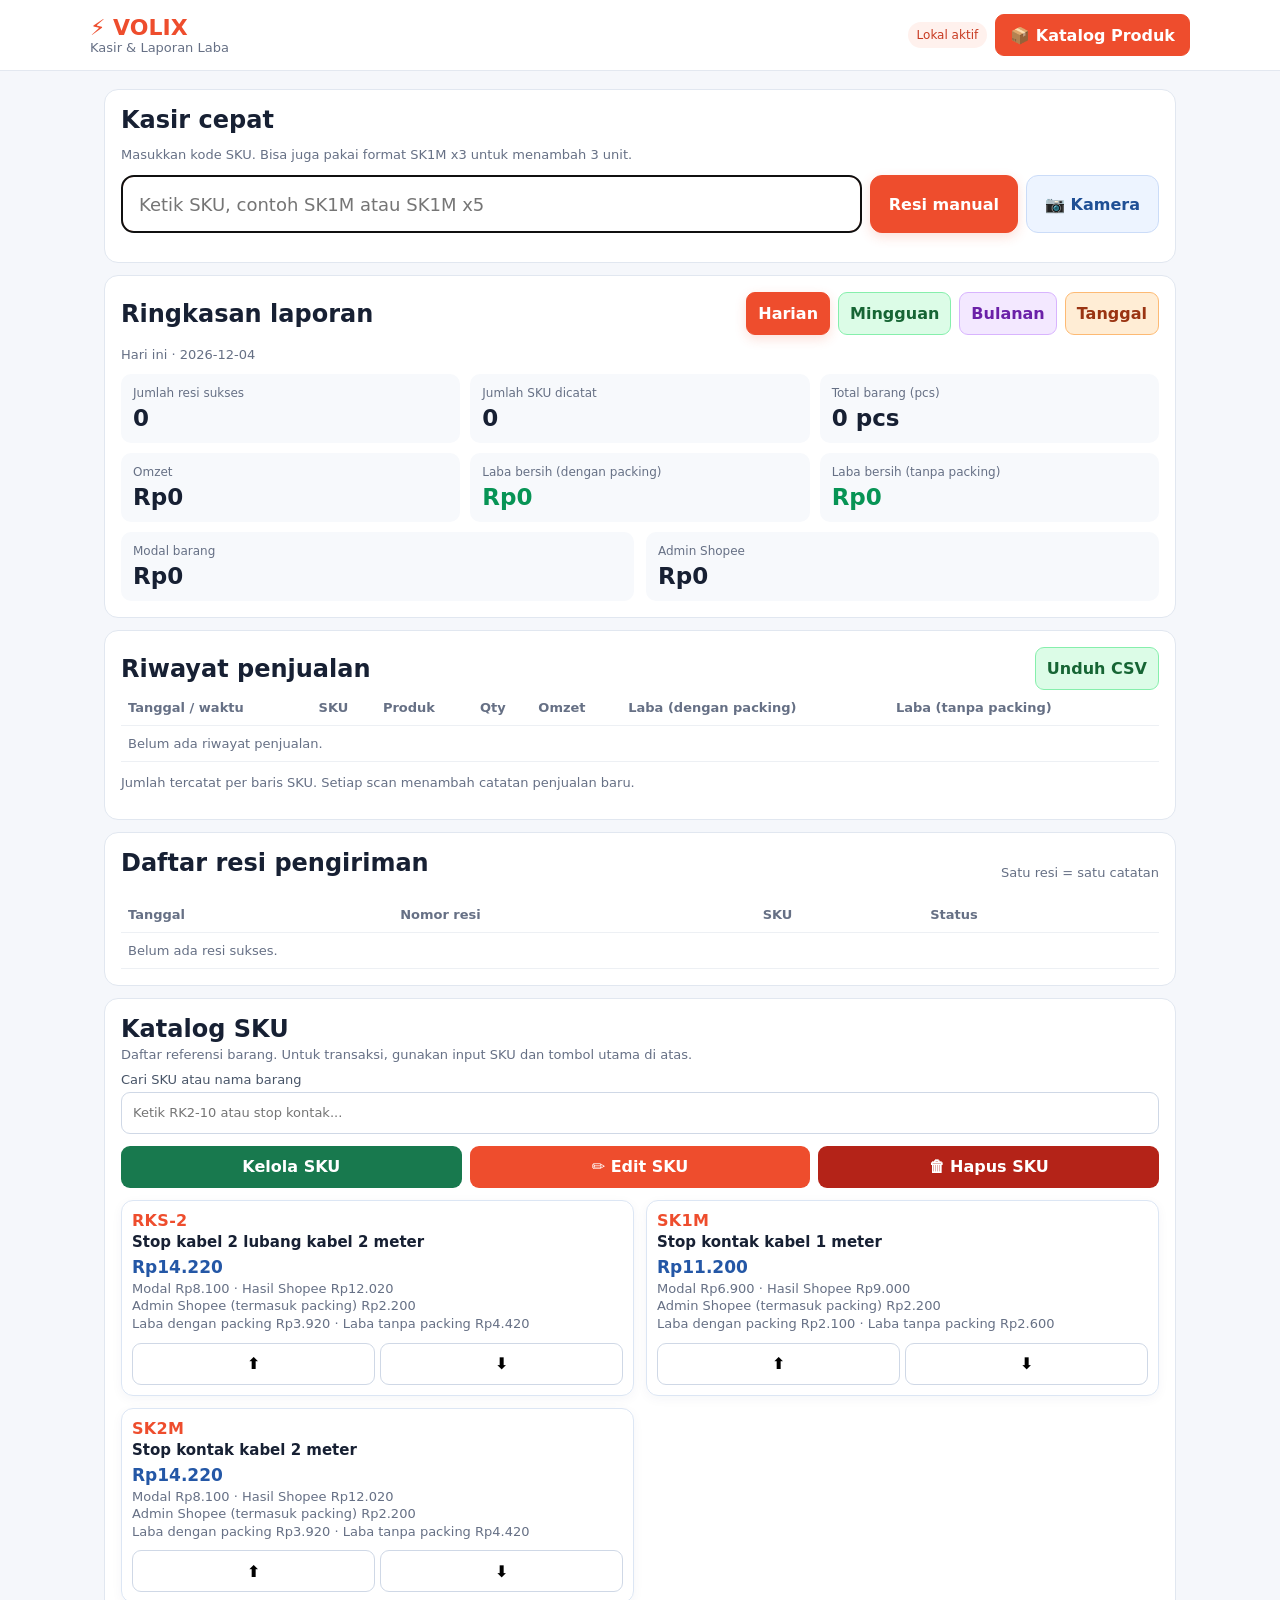
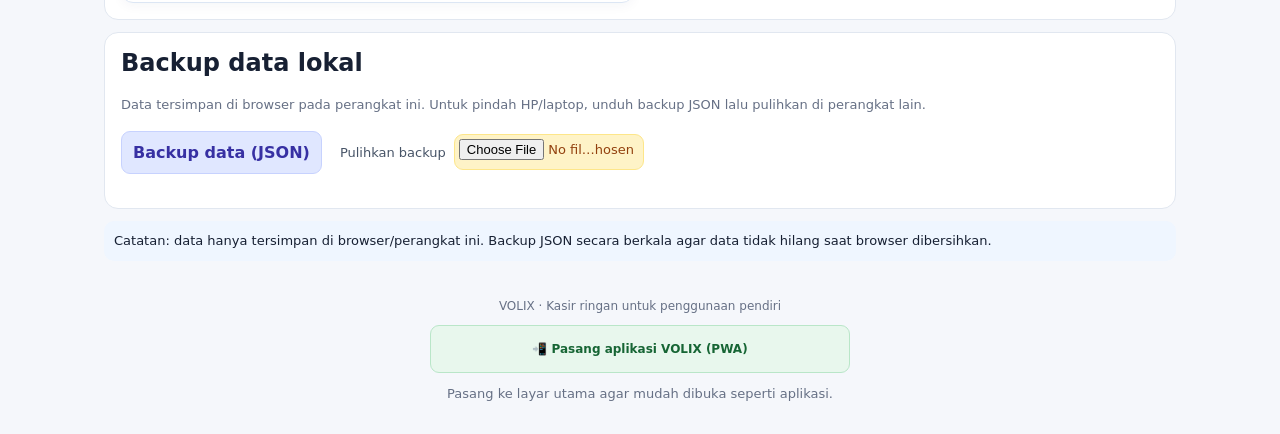
<file: scan/index.html>
<!doctype html>
<html lang="id"><head><meta charset="utf-8"><meta name="viewport" content="width=device-width, initial-scale=1, minimum-scale=0.5, maximum-scale=5, user-scalable=yes, viewport-fit=cover"><meta name="theme-color" content="#ee4d2d"><meta name="mobile-web-app-capable" content="yes"><meta name="apple-mobile-web-app-capable" content="yes"><meta name="apple-mobile-web-app-status-bar-style" content="default"><link rel="manifest" href="../manifest.webmanifest"><link rel="icon" href="../icon-192.png" type="image/png"><link rel="apple-touch-icon" href="../icon-192.png"><title>VOLIX — Kasir & Catatan Keuangan</title>
<style>
:root{font-family:system-ui,-apple-system,"Segoe UI",sans-serif;color:#172033;background:#f5f7fb}*{box-sizing:border-box}body{margin:0}header{background:#fff;border-bottom:1px solid #e3e8f0;padding:14px max(14px,calc((100vw - 1100px)/2));display:flex;justify-content:space-between;align-items:center;gap:12px;flex-wrap:wrap}header strong{font-size:22px;color:#2457a6}main{max-width:1100px;margin:18px auto;padding:0 14px}.card{background:white;border:1px solid #e1e7f0;border-radius:14px;padding:16px;margin:12px 0}.muted{color:#667085;font-size:13px}.row{display:flex;gap:8px;flex-wrap:wrap;align-items:center}.scan{display:flex;gap:8px}.scan input{flex:1;min-width:0;font-size:17px}input,select,button{font:inherit;border-radius:9px;border:1px solid #cfd8e6;padding:11px;background:white;min-height:42px}button{cursor:pointer;font-weight:700;transition:transform .12s ease,box-shadow .12s ease,background .12s ease}button:active{transform:scale(.98)}button.primary{background:linear-gradient(135deg,#2457a6,#3678d8);color:white;border-color:#2457a6;box-shadow:0 4px 12px rgba(36,87,166,.18)}button.soft{background:#edf3ff;color:#2457a6;border-color:#d7e4ff}.grid{display:grid;grid-template-columns:repeat(2,minmax(0,1fr));gap:12px}.product{border:1px solid #e2e8f0;border-radius:12px;padding:13px}.product h3{margin:0 0 4px}.sku{font-weight:800;color:#2457a6}.product .actions{display:flex;gap:5px;margin-top:10px}.product .actions button{flex:1;padding:8px 3px}.stats{display:grid;grid-template-columns:repeat(3,minmax(0,1fr));gap:10px}.stat{background:#f7f9fc;border-radius:10px;padding:12px;min-width:0}.stat span{display:block;color:#667085;font-size:12px}.stat b{display:block;font-size:clamp(16px,2.6vw,23px);margin-top:5px;overflow-wrap:anywhere}.profit{color:#079455}.report-tabs button.active{background:#2457a6;color:white}.scroll{overflow:auto}table{width:100%;border-collapse:collapse;min-width:560px}td,th{text-align:left;border-bottom:1px solid #edf0f4;padding:10px 7px;font-size:13px}th{color:#667085}.status{font-size:12px;padding:6px 9px;border-radius:20px;background:#fef3c7;color:#92400e}.status.ok{background:#dcfce7;color:#166534}.hidden{display:none}.danger{color:#b42318}.notice{background:#eff6ff;border-radius:10px;padding:10px;font-size:13px;line-height:1.5}label{font-size:13px;color:#475467}#login input{width:100%;margin:5px 0 10px}footer{font-size:12px;color:#667085;text-align:center;padding:20px}@media(max-width:650px){main{padding:0 9px;margin:10px auto}.card{padding:12px;border-radius:11px}.grid{grid-template-columns:1fr}.stats{grid-template-columns:repeat(2,minmax(0,1fr))}.scan{flex-wrap:wrap}.scan input{flex-basis:100%;font-size:16px}.scan button{flex:1}header{padding:10px 12px}h1{font-size:22px}.row>button{flex:1}}
</style>
<style>
/* Compact mobile layout: keep dashboard readable without oversized cards */
@media (max-width:650px){
  html{font-size:14px;-webkit-text-size-adjust:100%;text-size-adjust:100%}
  body{font-size:14px}
  header{padding:9px 12px;gap:8px}
  header strong{font-size:19px}
  main{padding:0 10px;margin:10px auto}
  .card{padding:12px;margin:9px 0;border-radius:11px}
  h1{font-size:22px;line-height:1.25}
  h2{font-size:18px;line-height:1.3}
  h3{font-size:15px;line-height:1.35}
  .muted{font-size:12px;line-height:1.45}
  .stats{grid-template-columns:repeat(2,minmax(0,1fr));gap:8px}
  .stat{padding:12px;border-radius:10px}
  .stat span{font-size:13px;line-height:1.35}
  .stat b{font-size:22px;line-height:1.25;margin-top:6px}
  .grid{gap:8px}
  .product{padding:11px}
  .report-tabs{display:grid;grid-template-columns:repeat(2,minmax(0,1fr));width:100%}
  .report-tabs button{width:100%;padding:8px 5px;min-height:38px;font-size:13px}
  input,select,button{font-size:14px;min-height:40px;padding:9px 10px}
  .scan input{font-size:16px}
  .scroll table{min-width:520px}
  footer{padding:14px 8px}
}

/* Clearer touch targets and multi-SKU shipment editor */
.shipment-items{display:grid;gap:8px;margin:12px 0}.shipment-item{display:grid;grid-template-columns:minmax(0,1.6fr) minmax(78px,.6fr) auto;gap:7px;align-items:end;padding:10px;background:#f7f9fc;border:1px solid #e4eaf3;border-radius:10px}.shipment-item label{display:grid;gap:5px}.shipment-item button{min-width:42px}.quick-actions{display:flex;gap:8px;flex-wrap:wrap}.quick-actions button{flex:1;min-width:120px}.install-btn{background:#e8f7ed;color:#166534;border-color:#b9e6c8}.shipment-summary{font-weight:700;color:#2457a6;margin:8px 0}.scan input{min-height:58px;padding:14px 16px;border:2px solid #c8d8f2;border-radius:12px;font-size:18px}.scan button{min-height:58px;padding:13px 18px;border-radius:12px;font-size:16px}.scan button.primary{min-width:112px}.scan button.soft{background:#edf4ff;border-color:#cbdcf8;color:#1f4f95}.product .actions{display:flex;flex-wrap:wrap;gap:5px;margin-top:10px}.product{border-color:#dce6f4;box-shadow:0 3px 12px rgba(28,55,95,.045)}.product h3{font-size:15px;line-height:1.4}.product .sku{letter-spacing:.3px}.product b{font-size:17px;color:#2457a6}
@media(max-width:650px){.shipment-item{grid-template-columns:minmax(0,1fr) 82px 42px;gap:6px;padding:8px}.shipment-item select,.shipment-item input{width:100%;min-width:0;padding:8px 5px}.quick-actions button{min-height:46px}}

/* Distinct colors for every report action */
.report-tabs button:nth-child(1){background:#e0f2fe;color:#075985;border-color:#7dd3fc}
.report-tabs button:nth-child(1).active{background:#0284c7;color:#fff;border-color:#0284c7}
.report-tabs button:nth-child(2){background:#dcfce7;color:#166534;border-color:#86efac}
.report-tabs button:nth-child(2).active{background:#16a34a;color:#fff;border-color:#16a34a}
.report-tabs button:nth-child(3){background:#f3e8ff;color:#6b21a8;border-color:#d8b4fe}
.report-tabs button:nth-child(3).active{background:#9333ea;color:#fff;border-color:#9333ea}
.report-tabs button:nth-child(4){background:#ffedd5;color:#9a3412;border-color:#fdba74}
.report-tabs button:nth-child(4).active{background:#ea580c;color:#fff;border-color:#ea580c}
#exportCsv{background:#dcfce7;color:#166534;border-color:#86efac}
#salesRows button[data-delete]{background:#fee2e2;color:#b91c1c;border-color:#fecaca}
#backupBtn{background:#e0e7ff;color:#3730a3;border-color:#c7d2fe}
#restoreFile{background:#fef3c7;color:#92400e;border-color:#fde68a}
</style>
<style>
/* Shopee-inspired orange theme */
:root{--volix-orange:#ee4d2d}
header strong,.sku,.shipment-summary{color:#ee4d2d}
button.primary,.report-tabs button.active{background:#ee4d2d!important;border-color:#ee4d2d!important;color:#fff!important;box-shadow:0 4px 12px rgba(238,77,45,.18)}
button.soft{background:#fff1ed;color:#c83b22;border-color:#ffd1c7}
.scan input{border-color:#ff9b82}
.status.ok{background:#fff1ed;color:#c83b22}
#skuEditMenu{background:#ee4d2d!important}
#cameraVideo{display:block;width:100%;max-width:480px;height:48vh;max-height:520px;min-height:240px;object-fit:contain;background:#111;margin:10px auto 0;border-radius:10px}
#cameraAlert{max-width:480px;margin-left:auto;margin-right:auto}
@media(max-width:650px){#cameraVideo{width:100%;max-width:420px;height:42vh;max-height:420px;min-height:220px}.scan button{min-height:48px}}
</style>
</head><body>
<header><div><strong>⚡ VOLIX</strong><div class="muted">Kasir & Laporan Laba</div></div><div class="row"><span id="syncStatus" class="status ok">Lokal aktif</span><a href="../" style="display:inline-flex;align-items:center;justify-content:center;min-height:42px;padding:10px 14px;border-radius:9px;background:#ee4d2d;color:#fff;text-decoration:none;font-weight:800;border:1px solid #ee4d2d">📦 Katalog Produk</a><button id="installBtn" class="install-btn hidden" type="button">＋ Pasang aplikasi</button></div></header>
<main>
<section class="card"><h1 style="margin:0 0 5px">Kasir cepat</h1><p class="muted">Masukkan kode SKU. Bisa juga pakai format SK1M x3 untuk menambah 3 unit.</p><form id="scanForm" class="scan"><input id="skuInput" autocomplete="off" placeholder="Ketik SKU, contoh SK1M atau SK1M x5" autofocus><button class="primary" type="submit">Resi manual</button><button id="cameraBtn" type="button" class="soft">📷 Kamera</button></form><div id="cameraBox" class="hidden"><div id="cameraAlert" role="alert" aria-live="assertive" style="display:none;position:sticky;top:0;z-index:5;padding:14px;margin-top:10px;border-radius:10px;background:#b91c1c;color:#fff;font-size:18px;font-weight:800;text-align:center;box-shadow:0 3px 12px #0005"><div id="cameraAlertTitle">⚠️ RESI SUDAH TERCATAT</div><div id="cameraAlertCode" style="font-size:14px;margin-top:5px;overflow-wrap:anywhere"></div><div id="cameraAlertStatus" style="font-size:13px;margin-top:3px">JANGAN SCAN ULANG</div></div><video id="cameraVideo" playsinline muted style="display:block;width:100%;max-width:480px;height:48vh;max-height:520px;min-height:240px;object-fit:contain;border-radius:10px;background:#111;margin:10px auto 0"></video><p id="cameraHint" class="muted">Arahkan kamera ke barcode SKU.</p><button id="stopCamera" type="button">Tutup kamera</button></div><p id="message" class="muted" role="status"></p><div id="shipmentPanel" class="hidden" style="margin-top:12px;padding:12px;border:1px solid #d7e4ff;border-radius:10px"><h3 style="margin-top:0">📦 Rincian barang dalam resi</h3><p class="muted">Satu resi boleh berisi beberapa SKU. Tambahkan satu baris untuk setiap jenis barang, lalu atur jumlahnya.</p><label>Nomor resi / barcode<input id="trackingInput" readonly></label><div id="shipmentItems" class="shipment-items"></div><div class="quick-actions"><button id="addShipmentItem" type="button" class="soft">＋ Tambah SKU</button></div><p id="shipmentSummary" class="shipment-summary">0 SKU · 0 barang</p><div class="row" style="margin-top:8px"><button id="shipSuccess" type="button" class="primary">Kirim sekarang</button><button id="cancelShipment" type="button">Batal</button></div></div></section>

<section class="card"><div class="row" style="justify-content:space-between"><h2 style="margin:0">Ringkasan laporan</h2><div class="row report-tabs"><button data-period="day" class="active">Harian</button><button data-period="week">Mingguan</button><button data-period="month">Bulanan</button><button data-period="date">Tanggal</button></div></div><div class="row" style="margin:12px 0"><label id="dateLabel" class="hidden">Pilih tanggal <input id="reportDate" type="date"></label><span class="muted" id="periodLabel"></span></div><div class="stats"><div class="stat"><span>Jumlah resi sukses</span><b id="orderCount">0</b></div><div class="stat"><span>Jumlah SKU dicatat</span><b id="skuCount">0</b></div><div class="stat"><span>Total barang (pcs)</span><b id="unitCount">0</b></div><div class="stat"><span>Omzet</span><b id="revenue">Rp0</b></div><div class="stat"><span>Laba bersih (dengan packing)</span><b id="profit" class="profit">Rp0</b></div><div class="stat"><span>Laba bersih (tanpa packing)</span><b id="profitNoPacking" class="profit">Rp0</b></div></div><div class="grid" style="margin-top:10px"><div class="stat"><span>Modal barang</span><b id="costTotal">Rp0</b></div><div class="stat"><span>Admin Shopee</span><b id="feesTotal">Rp0</b></div></div></section>
<section class="card"><div class="row" style="justify-content:space-between"><h2 style="margin:0">Riwayat penjualan</h2><button id="exportCsv" class="soft">Unduh CSV</button></div><div class="scroll"><table><thead><tr><th>Tanggal / waktu</th><th>SKU</th><th>Produk</th><th>Qty</th><th>Omzet</th><th>Laba (dengan packing)</th><th>Laba (tanpa packing)</th><th></th></tr></thead><tbody id="salesRows"></tbody></table></div><p class="muted">Jumlah tercatat per baris SKU. Setiap scan menambah catatan penjualan baru.</p></section>
<section class="card"><div class="row" style="justify-content:space-between"><h2 style="margin-top:0">Daftar resi pengiriman</h2><span class="muted">Satu resi = satu catatan</span></div><div class="scroll"><table><thead><tr><th>Tanggal</th><th>Nomor resi</th><th>SKU</th><th>Status</th></tr></thead><tbody id="shipmentRows"></tbody></table></div></section>
<section class="card"><div><h2 style="margin:0">Katalog SKU</h2><p class="muted" style="margin:4px 0 10px">Daftar referensi barang. Untuk transaksi, gunakan input SKU dan tombol utama di atas.</p></div><label style="display:block;margin:8px 0 12px">Cari SKU atau nama barang<input id="skuSearch" type="search" placeholder="Ketik RK2-10 atau stop kontak..." autocomplete="off" oninput="renderProducts()" style="width:100%;margin-top:5px"></label><div id="skuQuickActions" style="display:flex;flex-wrap:wrap;gap:8px;margin:8px 0 12px"><button id="productsToggle" type="button" style="flex:1 1 110px;background:#18794e;color:#fff;border:0;font-weight:800">Kelola SKU</button><button id="skuEditMenu" type="button" style="flex:1 1 110px;background:#2457a6;color:#fff;border:0;font-weight:800">✏️ Edit SKU</button><button id="skuDeleteMenu" type="button" style="flex:1 1 110px;background:#b42318;color:#fff;border:0;font-weight:800">🗑 Hapus SKU</button></div><div id="skuQuickMessage" class="muted" aria-live="polite"></div><div id="productEditor" class="hidden"><hr><h3>Tambah / ubah produk</h3><form id="productForm" class="grid"><label>Kode SKU<input id="pSku" required placeholder="Contoh: SK3M-TRANSPARAN-5M" autocomplete="off"></label><label>Nama produk<input id="pName" required placeholder="Nama produk lengkap" autocomplete="off"></label><label>Harga jual Shopee (Rp)<input id="pPrice" type="number" min="0" step="1" required inputmode="numeric"></label><label>Hasil Shopee (Rp)<input id="pResult" type="number" min="0" step="1" required inputmode="numeric" placeholder="Uang diterima setelah potongan"></label><label>Modal per unit (Rp)<input id="pCost" type="number" min="0" step="1" required inputmode="numeric"></label><label>Admin per unit (Rp) — otomatis<input id="pAdmin" type="number" min="0" value="0" readonly required></label><button class="primary" type="submit">Simpan produk</button></form></div>
<div id="products" class="grid" style="margin-top:12px"></div>

<div id="skuQuickMessage" class="muted" aria-live="polite"></div>
</section><section class="card"><h2 style="margin-top:0">Backup data lokal</h2><p class="muted">Data tersimpan di browser pada perangkat ini. Untuk pindah HP/laptop, unduh backup JSON lalu pulihkan di perangkat lain.</p><div class="row"><button id="backupBtn" class="soft" type="button">Backup data (JSON)</button><label class="soft" style="display:flex;align-items:center;gap:8px;padding:9px 10px;border-radius:9px">Pulihkan backup <input id="restoreFile" type="file" accept="application/json" style="max-width:190px;min-height:36px;padding:4px"></label></div><p id="backupMessage" class="muted"></p></section>
<div class="notice">Catatan: data hanya tersimpan di browser/perangkat ini. Backup JSON secara berkala agar data tidak hilang saat browser dibersihkan.</div>
</main><footer><div>VOLIX · Kasir ringan untuk penggunaan pendiri</div><button id="installBottomBtn" class="install-btn" type="button" style="margin-top:12px;width:100%;max-width:420px;min-height:48px">📲 Pasang aplikasi VOLIX (PWA)</button><p id="installHint" class="muted">Pasang ke layar utama agar mudah dibuka seperti aplikasi.</p></footer>
<script>
const money=n=>"Rp"+Math.round(Number(n)||0).toLocaleString("id-ID");
const today=()=>{const d=new Date();return d.getFullYear()+"-"+String(d.getMonth()+1).padStart(2,"0")+"-"+String(d.getDate()).padStart(2,"0")};
const initialProducts=[
{sku:"SK1M",name:"Stop kontak kabel 1 meter",price:11200,cost:6900,admin:2200,pack:0},
{sku:"SK2M",name:"Stop kontak kabel 2 meter",price:14220,cost:8100,admin:2200,pack:1250},
{sku:"RKS-2",name:"Stop kabel 2 lubang kabel 2 meter",price:14220,cost:8100,admin:2200,pack:1250}
];
let products=[],sales=[],period="day",user=null;
const req=(r)=>new Promise((resolve,reject)=>{r.onsuccess=()=>resolve(r.result);r.onerror=()=>reject(r.error)});
let storageMode="checking";
const memoryStore={sales:[],products:[],kv:[],shipments:[]};
const storageReady=(async()=>{try{if(!window.indexedDB)throw Error("IndexedDB tidak tersedia");const d=await new Promise((resolve,reject)=>{const r=indexedDB.open("volix-kasir-local",1);r.onupgradeneeded=()=>{const x=r.result;if(!x.objectStoreNames.contains("kv"))x.createObjectStore("kv");if(!x.objectStoreNames.contains("sales"))x.createObjectStore("sales",{keyPath:"id"});if(!x.objectStoreNames.contains("products"))x.createObjectStore("products",{keyPath:"sku"});if(!x.objectStoreNames.contains("shipments"))x.createObjectStore("shipments",{keyPath:"tracking"})};r.onsuccess=()=>resolve(r.result);r.onerror=()=>reject(r.error||Error("IndexedDB ditolak"));r.onblocked=()=>reject(Error("IndexedDB diblokir"))});storageMode="indexeddb";return d}catch(idbError){try{const test="__volix_test__";localStorage.setItem(test,"1");localStorage.removeItem(test);storageMode="localstorage";return null}catch(localError){storageMode="memory";return null}}})();
async function all(store){const d=await storageReady;if(store==="shipments"){if(storageMode==="indexeddb")return (await req(d.transaction("kv").objectStore("kv").get("shipments")))||[];if(storageMode==="localstorage"){try{return JSON.parse(localStorage.getItem("volix_shipments")||"[]")}catch(e){return []}}return [...memoryStore.shipments]}if(storageMode==="indexeddb")return req(d.transaction(store).objectStore(store).getAll());if(storageMode==="localstorage"){try{return JSON.parse(localStorage.getItem("volix_"+store)||"[]")}catch(e){return []}}return [...(memoryStore[store]||[])]}
async function put(store,v){const d=await storageReady;if(store==="shipments"){const arr=await all("shipments");const idx=arr.findIndex(x=>String(x.tracking).toUpperCase()===String(v.tracking).toUpperCase());if(idx>=0)arr[idx]=v;else arr.push(v);if(storageMode==="indexeddb")return req(d.transaction("kv","readwrite").objectStore("kv").put(arr,"shipments"));if(storageMode==="localstorage"){localStorage.setItem("volix_shipments",JSON.stringify(arr));return v}memoryStore.shipments=arr;return v}if(storageMode==="indexeddb")return req(d.transaction(store,"readwrite").objectStore(store).put(v));if(storageMode==="localstorage"){const arr=await all(store);const key=store==="products"?"sku":"id";const idx=arr.findIndex(x=>x[key]===v[key]);if(idx>=0)arr[idx]=v;else arr.push(v);localStorage.setItem("volix_"+store,JSON.stringify(arr));return v}const arr=memoryStore[store];const key=store==="products"?"sku":"id";const idx=arr.findIndex(x=>x[key]===v[key]);if(idx>=0)arr[idx]=v;else arr.push(v);return v}
async function del(store,id){const d=await storageReady;if(store==="shipments"){const arr=await all("shipments");const next=arr.filter(x=>String(x.tracking).toUpperCase()!==String(id).toUpperCase());if(storageMode==="indexeddb")return req(d.transaction("kv","readwrite").objectStore("kv").put(next,"shipments"));if(storageMode==="localstorage"){localStorage.setItem("volix_shipments",JSON.stringify(next));return}memoryStore.shipments=next;return}if(storageMode==="indexeddb")return req(d.transaction(store,"readwrite").objectStore(store).delete(id));const key=store==="products"?"sku":"id";const arr=await all(store);const next=arr.filter(x=>x[key]!==id);if(storageMode==="localstorage")localStorage.setItem("volix_"+store,JSON.stringify(next));else memoryStore[store]=next}
async function deleteSaleAndLinkedShipment(saleId){const row=sales.find(x=>String(x.id)===String(saleId));if(!row)return;const tracking=String(row.tracking_code||row.order_ref||"").trim();await del("sales",saleId);if(tracking){const linked=sales.filter(x=>String(x.tracking_code||x.order_ref||"").toUpperCase()===tracking.toUpperCase());for(const item of linked){if(String(item.id)!==String(saleId))await del("sales",item.id)}await del("shipments",tracking)}sales=await all("sales");sales.sort((a,b)=>String(b.sold_at||"").localeCompare(String(a.sold_at||"")));render();}
async function init(){await storageReady;const db=storageMode==="indexeddb"?await storageReady:null;
if(db&&db.objectStoreNames.contains("shipments")){try{const legacy=await req(db.transaction("shipments").objectStore("shipments").getAll());let current=await all("shipments");for(const sh of legacy){if(sh&&sh.tracking&&!current.some(x=>String(x.tracking).toUpperCase()===String(sh.tracking).toUpperCase())){current.push(sh)}}if(current.length){if(storageMode==="indexeddb")await req(db.transaction("kv","readwrite").objectStore("kv").put(current,"shipments"));else if(storageMode==="localstorage")localStorage.setItem("volix_shipments",JSON.stringify(current));else memoryStore.shipments=current}}catch(e){}}
products=await all("products");for(const seed of initialProducts){if(!products.some(p=>String(p.sku||"").trim().toUpperCase()===seed.sku)){await put("products",seed)}}products=await all("products");sales=await all("sales");const shipments=await all("shipments");for(const sh of shipments){if(sh&&sh.status==="Sukses kirim"&&sh.tracking){const items=Array.isArray(sh.items)&&sh.items.length?sh.items:[{sku:sh.sku,quantity:sh.quantity||1}];for(let j=0;j<items.length;j++){const item=items[j];const key=String(sh.tracking).toUpperCase()+"|"+String(item.sku).toUpperCase();if(sales.some(x=>String(x.tracking_code||x.order_ref||"").toUpperCase()+"|"+String(x.sku||"").toUpperCase()===key))continue;const p=products.find(x=>String(x.sku).toUpperCase()===String(item.sku).toUpperCase());if(p){const stamp=sh.created_at||new Date().toISOString();const row={id:"recovered-"+String(sh.tracking)+"-"+String(item.sku),sold_at:stamp,sku:p.sku,product_name:p.name,quantity:Math.max(1,Number(item.quantity)||1),sale_price:p.price,unit_cost:p.cost,admin_fee:p.admin,packing_fee:0,order_ref:sh.tracking,tracking_code:sh.tracking,shipping_status:"Sukses kirim",updated_at:stamp};sales.push(row);await put("sales",row)}}}}
sales.sort((a,b)=>String(b.sold_at||"").localeCompare(String(a.sold_at||"")));render();document.getElementById("reportDate").value=today();if(storageMode!=="indexeddb"){document.getElementById("syncStatus").textContent=storageMode==="memory"?"Sementara":"Lokal aktif";document.getElementById("backupMessage").textContent=storageMode==="localstorage"?"Mode penyimpanan cadangan aktif (localStorage). Tetap lakukan backup rutin.":"Penyimpanan browser diblokir. Data hanya sementara sampai halaman ditutup; izinkan penyimpanan situs atau buka di Chrome.";}}

const PACKING_PER_UNIT=500;
function renderProducts(){const q=(document.getElementById("skuSearch")?.value||"").trim().toLowerCase();const sorted=products.slice().sort((a,b)=>{const ao=a.sortOrder==null?Infinity:Number(a.sortOrder),bo=b.sortOrder==null?Infinity:Number(b.sortOrder);return ao-bo||String(a.sku||"").localeCompare(String(b.sku||""),undefined,{numeric:true,sensitivity:"base"})});const shown=sorted.filter(p=>!q||String(p.sku||"").toLowerCase().includes(q)||String(p.name||"").toLowerCase().includes(q));document.getElementById("products").innerHTML=shown.map(p=>{const base=Number(p.price)-Number(p.cost)-Number(p.admin||0);return '<div class="product" style="padding:10px;margin:0;gap:3px"><div class="sku">'+esc(p.sku)+'</div><h3 style="margin:2px 0 4px">'+esc(p.name)+'</h3><b>'+money(p.price)+'</b><div class="muted" style="line-height:1.35;margin-top:3px">Modal '+money(p.cost)+' · Hasil Shopee '+money(p.resultShopee??(Number(p.price||0)-Number(p.admin||0)))+'<br>Admin Shopee (termasuk packing) '+money(p.admin||0)+'<br>Laba dengan packing '+money(base)+' · Laba tanpa packing '+money(base+PACKING_PER_UNIT)+'</div><div class="actions"><button type="button" data-move-sku="'+esc(p.sku)+'" data-move="-1">⬆️</button><button type="button" data-move-sku="'+esc(p.sku)+'" data-move="1">⬇️</button></div></div>'}).join("")||(q?'<p class="muted">SKU atau nama barang tidak ditemukan.</p>':'<p class="muted">Belum ada SKU. Tambahkan melalui Kelola SKU.</p>')}
function esc(s){return String(s).replace(/[&<>"']/g,c=>({"&":"&amp;","<":"&lt;",">":"&gt;",'"':"&quot;","'":"&#39;"}[c]))}
async function record(sku,qty,tracking=null){const p=products.find(x=>String(x.sku||"").trim().toUpperCase()===String(sku||"").trim().toUpperCase());if(!p){document.getElementById("message").textContent="SKU tidak ditemukan: "+sku;return false}const now=new Date();const row={id:(crypto.randomUUID?crypto.randomUUID():String(Date.now())+"-"+Math.random().toString(36).slice(2)),sold_at:now.toISOString(),sku:p.sku,product_name:p.name,quantity:qty,sale_price:p.price,unit_cost:p.cost,admin_fee:p.admin,packing_fee:p.pack,order_ref:tracking,tracking_code:tracking,shipping_status:tracking?"Sukses kirim":null,updated_at:now.toISOString()};sales.unshift(row);await put("sales",row);document.getElementById("message").textContent="Tercatat "+qty+" × "+p.sku+" · "+now.toLocaleTimeString("id-ID",{hour:"2-digit",minute:"2-digit"});document.getElementById("skuInput").value="";if(!window.cameraScanMode)document.getElementById("shipmentPanel").classList.add("hidden");render();return true;}

function orderedProducts(){return products.slice().sort((a,b)=>{const ao=a.sortOrder==null?Infinity:Number(a.sortOrder),bo=b.sortOrder==null?Infinity:Number(b.sortOrder);return ao-bo||String(a.sku||"").localeCompare(String(b.sku||""),undefined,{numeric:true,sensitivity:"base"})})}
let pendingTracking="",pendingQty=1;
function addShipmentItem(sku="",qty=1){
 const wrap=document.getElementById("shipmentItems"),row=document.createElement("div");row.className="shipment-item";
 const select=document.createElement("select");select.setAttribute("aria-label","SKU barang");
 select.innerHTML=orderedProducts().map(p=>'<option value="'+esc(p.sku)+'" '+(p.sku===sku?"selected":"")+'>'+esc(p.sku)+' — '+esc(p.name)+'</option>').join("");
 const qlabel=document.createElement("label");qlabel.textContent="Jumlah";
 const input=document.createElement("input");input.type="number";input.min="1";input.step="1";input.value=String(Math.max(1,Number(qty)||1));input.setAttribute("aria-label","Jumlah barang");
 qlabel.appendChild(input);const remove=document.createElement("button");remove.type="button";remove.textContent="×";remove.className="soft";remove.title="Hapus SKU ini";remove.setAttribute("aria-label","Hapus SKU ini");
 remove.onclick=()=>{row.remove();updateShipmentSummary()};select.onchange=updateShipmentSummary;input.oninput=updateShipmentSummary;
 row.append(select,qlabel,remove);wrap.appendChild(row);updateShipmentSummary();
}
function updateShipmentSummary(){const rows=[...document.querySelectorAll("#shipmentItems .shipment-item")];const units=rows.reduce((n,r)=>n+Math.max(1,Number(r.querySelector('input[type="number"]').value)||1),0);document.getElementById("shipmentSummary").textContent=rows.length+" SKU · "+units+" barang";}
async function showShipment(code,qty=1){
 const shipments=await all("shipments");const old=shipments.find(x=>String(x.tracking).toUpperCase()===code.toUpperCase());
 if(old){document.getElementById("message").textContent="⚠️ RESI SUDAH TERCATAT: "+code+" ("+old.status+"). Tidak ditambahkan ulang.";const alertBox=document.getElementById("cameraAlert");alertBox.style.display="block";document.getElementById("cameraAlertTitle").textContent="⚠️ RESI SUDAH TERCATAT";document.getElementById("cameraAlertCode").textContent=code;document.getElementById("cameraAlertStatus").textContent=String(old.status||"Sudah tersimpan").toUpperCase()+" — JANGAN SCAN ULANG";document.getElementById("cameraHint").textContent="Resi ini sudah ada di daftar. Ambil resi berikutnya.";cameraBusy=false;return true}
 const alertBox=document.getElementById("cameraAlert");if(alertBox)alertBox.style.display="none";pendingTracking=code;pendingQty=qty;document.getElementById("trackingInput").value=code;document.getElementById("shipmentItems").innerHTML="";addShipmentItem("",qty);
 document.getElementById("shipmentPanel").classList.remove("hidden");
 document.getElementById("message").textContent="Pilih semua SKU dalam resi ini. Resi yang sama hanya dicatat sekali.";
 document.getElementById("shipmentPanel").scrollIntoView({behavior:"smooth",block:"nearest"});
 return false;
}
async function saveShipment(status){
 const tracking=pendingTracking;if(!tracking)return;
 const list=await all("shipments");if(list.some(x=>String(x.tracking).toUpperCase()===tracking.toUpperCase())){document.getElementById("message").textContent="Resi ini sudah pernah dicatat; tidak dibuat ganda.";document.getElementById("shipmentPanel").classList.add("hidden");return}
 const rows=[...document.querySelectorAll("#shipmentItems .shipment-item")].map(r=>({sku:r.querySelector("select").value,quantity:Math.max(1,Number(r.querySelector('input[type="number"]').value)||1)})).filter(x=>x.sku);
 if(!rows.length){document.getElementById("message").textContent="Tambahkan minimal satu SKU.";return}
 const grouped={};for(const x of rows){const sku=products.find(p=>p.sku===x.sku)?.sku||x.sku;grouped[sku]=(grouped[sku]||0)+x.quantity}const items=Object.entries(grouped).map(([sku,quantity])=>({sku,quantity}));
 const now=new Date();const sh={tracking,sku:items[0].sku,quantity:items.reduce((n,x)=>n+x.quantity,0),items,status,created_at:now.toISOString()};
 await put("shipments",sh);
 if(status==="Sukses kirim"){window.cameraScanMode=!!cameraStream;for(const item of items)await record(item.sku,item.quantity,tracking);document.getElementById("shipmentPanel").classList.add("hidden");document.getElementById("message").textContent="Resi "+tracking+" berhasil dikirim dan dicatat: "+items.length+" SKU, "+items.reduce((n,x)=>n+x.quantity,0)+" barang.";document.getElementById("skuInput").value="";document.getElementById("skuInput").focus();if(cameraStream){cameraScanMode=true;cameraBusy=false;cameraScanTick()}}
 
}
function renderShipments(){const el=document.getElementById("shipmentRows");if(!el)return;all("shipments").then(list=>{const successful=list.filter(x=>x&&x.status==="Sukses kirim");el.innerHTML=successful.sort((a,b)=>String(b.created_at).localeCompare(String(a.created_at))).map(x=>{const items=Array.isArray(x.items)&&x.items.length?x.items:[{sku:x.sku,quantity:x.quantity||1}];const summary=items.map(i=>esc(i.sku)+" × "+(Number(i.quantity)||1)).join(", ");return '<tr><td>'+new Date(x.created_at).toLocaleString("id-ID")+'</td><td>'+esc(x.tracking)+'</td><td>'+summary+'</td><td>'+esc(x.status)+'</td></tr>'}).join("")||'<tr><td colspan="4" class="muted">Belum ada resi sukses.</td></tr>'})}
document.getElementById("addShipmentItem").onclick=()=>addShipmentItem("",1);
document.getElementById("shipSuccess").onclick=()=>saveShipment("Sukses kirim");
document.getElementById("cancelShipment").onclick=()=>{document.getElementById("shipmentPanel").classList.add("hidden");cameraBusy=false;if(cameraStream){cameraScanMode=true;cameraScanTick()}};
document.getElementById("scanForm").onsubmit=async e=>{e.preventDefault();let raw=document.getElementById("skuInput").value.trim().toUpperCase();const m=raw.match(/^(.+?)(?:\s*[X×]\s*(\d+))?$/);if(!m||!m[1])return;const code=m[1].trim();const qty=Math.max(1,Number(m[2]||1));if(products.some(p=>p.sku.toUpperCase()===code)){await record(code,qty);return}await showShipment(code,qty)};

let editingProductSku=null;
function resetProductEditor(){editingProductSku=null;document.getElementById("productForm").reset();document.getElementById("pSku").disabled=false;document.querySelector('#productForm button[type="submit"]').textContent="Simpan produk";document.getElementById("productEditor").classList.remove("hidden")}
document.getElementById("productsToggle").onclick=()=>{const editor=document.getElementById("productEditor");if(editor.classList.contains("hidden")){resetProductEditor();editor.classList.remove("hidden");document.getElementById("productsToggle").textContent="Tutup kelola SKU";editor.scrollIntoView({behavior:"smooth",block:"center"})}else{editor.classList.add("hidden");document.getElementById("productsToggle").textContent="Kelola SKU"}};

// Menu Edit/Hapus SKU di pojok kanan atas katalog
function chooseSkuForAction(action){
 const list=document.getElementById("skuQuickMessage");
 if(!products.length){list.textContent="Belum ada SKU untuk "+action+".";return}
 list.innerHTML='<label style="display:block;margin-bottom:6px;font-weight:700">Pilih SKU yang ingin '+(action==="edit"?"diedit":"dihapus")+'</label><select id="skuQuickSelect" style="width:100%;margin-bottom:8px">'+orderedProducts().map(p=>'<option value="'+esc(p.sku)+'">'+esc(p.sku)+' — '+esc(p.name)+'</option>').join("")+'</select><button type="button" id="skuQuickGo" class="primary">'+(action==="edit"?"Buka Edit":"Hapus SKU terpilih")+'</button>';
 document.getElementById("skuQuickGo").onclick=async()=>{
  const sku=document.getElementById("skuQuickSelect").value;
  if(action==="edit"){
   const p=products.find(x=>String(x.sku)===String(sku));if(!p){list.textContent="SKU tidak ditemukan. Tutup lalu buka menu Edit SKU lagi.";return}
   editingProductSku=p.sku;
   document.getElementById("pSku").disabled=false;
   document.getElementById("pSku").value=p.sku;
   document.getElementById("pName").value=p.name||"";
   document.getElementById("pPrice").value=Number(p.price)||0;
   document.getElementById("pCost").value=Number(p.cost)||0;
   document.getElementById("pResult").value=Math.max(0,Number(p.resultShopee??(Number(p.price||0)-Number(p.admin||0)))||0);document.getElementById("pAdmin").value=Number(p.admin)||0;
   document.querySelector('#productForm button[type="submit"]').textContent="Simpan perubahan";
   document.getElementById("productEditor").classList.remove("hidden");
   document.getElementById("productsToggle").textContent="Tutup kelola SKU";
   document.getElementById("productEditor").scrollIntoView({behavior:"smooth",block:"center"});
   list.textContent="Form edit SKU "+p.sku+" sudah dibuka.";
   return
  }
  if(!confirm("Yakin hapus SKU "+sku+" dari katalog? Riwayat penjualan lama tidak dihapus."))return;
  await del("products",sku);products=await all("products");renderProducts();list.textContent="SKU "+sku+" sudah dihapus dari katalog.";
 };
}
document.getElementById("skuEditMenu").onclick=()=>chooseSkuForAction("edit");
document.getElementById("skuDeleteMenu").onclick=()=>chooseSkuForAction("delete");
document.getElementById("products").addEventListener("click",async e=>{const move=e.target.closest("[data-move-sku]");if(move){const sorted=products.slice().sort((a,b)=>{const ao=a.sortOrder==null?Infinity:Number(a.sortOrder),bo=b.sortOrder==null?Infinity:Number(b.sortOrder);return ao-bo||String(a.sku||"").localeCompare(String(b.sku||""),undefined,{numeric:true,sensitivity:"base"})});const shown=sorted.filter(p=>{const q=(document.getElementById("skuSearch")?.value||"").trim().toLowerCase();return !q||String(p.sku||"").toLowerCase().includes(q)||String(p.name||"").toLowerCase().includes(q)});const i=shown.findIndex(p=>p.sku===move.dataset.moveSku),j=i+Number(move.dataset.move);if(i<0||j<0||j>=shown.length)return;const a=shown[i],b=shown[j],ai=sorted.findIndex(p=>p.sku===a.sku),bi=sorted.findIndex(p=>p.sku===b.sku);[sorted[ai],sorted[bi]]=[sorted[bi],sorted[ai]];products=sorted;for(let k=0;k<products.length;k++){products[k].sortOrder=k;await put("products",products[k])}renderProducts();return;}const edit=e.target.closest("[data-edit-sku]");const remove=e.target.closest("[data-delete-sku]");if(edit){const p=products.find(x=>x.sku===edit.dataset.editSku);if(!p)return;editingProductSku=p.sku;document.getElementById("pSku").value=p.sku;document.getElementById("pSku").disabled=false;document.getElementById("pName").value=p.name||"";document.getElementById("pPrice").value=Number(p.price)||0;document.getElementById("pCost").value=Number(p.cost)||0;document.getElementById("pResult").value=Math.max(0,Number(p.resultShopee??(Number(p.price||0)-Number(p.admin||0)))||0);document.getElementById("pAdmin").value=Number(p.admin)||0;document.querySelector('#productForm button[type="submit"]').textContent="Simpan perubahan";document.getElementById("productEditor").classList.remove("hidden");document.getElementById("productEditor").scrollIntoView({behavior:"smooth",block:"center"});return}if(remove){const sku=remove.dataset.deleteSku;if(!confirm("Hapus SKU "+sku+" dari katalog? Riwayat penjualan lama tidak dihapus."))return;await del("products",sku);products=await all("products");renderProducts();document.getElementById("backupMessage").textContent="SKU "+sku+" dihapus dari katalog."}});
document.getElementById("pPrice").addEventListener("input",updateShopeeAdmin);document.getElementById("pResult").addEventListener("input",updateShopeeAdmin);function updateShopeeAdmin(){const price=Math.max(0,Number(document.getElementById("pPrice").value)||0);const result=Math.max(0,Number(document.getElementById("pResult").value)||0);document.getElementById("pAdmin").value=Math.max(0,price-result)}document.getElementById("productForm").onsubmit=async e=>{e.preventDefault();const price=Math.max(0,Number(document.getElementById("pPrice").value)||0),result=Math.max(0,Number(document.getElementById("pResult").value)||0);if(result>price){alert("Hasil Shopee tidak boleh lebih besar daripada harga jual Shopee.");return}const p={sku:document.getElementById("pSku").value.trim().toUpperCase(),name:document.getElementById("pName").value.trim(),price,cost:Number(document.getElementById("pCost").value),resultShopee:result,admin:price-result,pack:0,sortOrder:products.find(x=>x.sku===editingProductSku)?.sortOrder};if(!p.sku||!p.name)return;const wasEditing=!!editingProductSku;const duplicate=products.some(x=>x.sku===p.sku&&x.sku!==editingProductSku);if(duplicate){alert("Kode SKU sudah ada. Gunakan kode yang berbeda.");return}if(editingProductSku&&editingProductSku!==p.sku)await del("products",editingProductSku);await put("products",p);products=await all("products");renderProducts();e.target.reset();editingProductSku=null;document.getElementById("pSku").disabled=false;document.querySelector('#productForm button[type="submit"]').textContent="Simpan produk";document.getElementById("backupMessage").textContent="Produk berhasil "+(wasEditing?"diperbarui":"disimpan")+" di perangkat ini.";}
const localDateKey=value=>{const d=value instanceof Date?value:new Date(value);if(Number.isNaN(d.getTime()))return "";return d.getFullYear()+"-"+String(d.getMonth()+1).padStart(2,"0")+"-"+String(d.getDate()).padStart(2,"0")};
function inPeriod(row){const d=new Date(row.sold_at),t=new Date(),day=localDateKey(d);if(Number.isNaN(d.getTime()))return false;if(period==="date")return day===document.getElementById("reportDate").value;if(period==="day")return day===today();if(period==="month")return d.getFullYear()===t.getFullYear()&&d.getMonth()===t.getMonth();const start=new Date(t);start.setHours(0,0,0,0);const dow=(start.getDay()+6)%7;start.setDate(start.getDate()-dow);const end=new Date(start);end.setDate(start.getDate()+7);return d>=start&&d<end}
function render(){renderProducts();renderShipments();const filtered=sales.filter(r=>r.tracking_code&&r.shipping_status==="Sukses kirim"&&inPeriod(r));const units=filtered.reduce((a,r)=>a+(Number(r.quantity)||0),0),revenue=filtered.reduce((a,r)=>a+r.quantity*r.sale_price,0),cost=filtered.reduce((a,r)=>a+r.quantity*r.unit_cost,0),fees=filtered.reduce((a,r)=>a+r.quantity*r.admin_fee,0),profit=revenue-cost-fees,profitNoPacking=profit+filtered.reduce((a,r)=>a+r.quantity*PACKING_PER_UNIT,0);const successfulShipments=all("shipments").then(list=>list.filter(sh=>sh&&sh.status==="Sukses kirim"&&sh.tracking&&inPeriod({sold_at:sh.created_at})).sort((a,b)=>String(b.created_at).localeCompare(String(a.created_at))));successfulShipments.then(list=>{document.getElementById("orderCount").textContent=list.length;document.getElementById("skuCount").textContent=list.reduce((n,sh)=>n+(Array.isArray(sh.items)&&sh.items.length?sh.items.length:sh.sku?1:0),0);document.getElementById("unitCount").textContent=list.reduce((n,sh)=>n+(Array.isArray(sh.items)&&sh.items.length?sh.items.reduce((m,i)=>m+(Number(i.quantity)||1),0):(Number(sh.quantity)||1)),0)+" pcs"});document.getElementById("revenue").textContent=money(revenue);document.getElementById("profit").textContent=money(profit);document.getElementById("profitNoPacking").textContent=money(profitNoPacking);document.getElementById("costTotal").textContent=money(cost);document.getElementById("feesTotal").textContent=money(fees);document.getElementById("periodLabel").textContent=period==="day"?"Hari ini · "+today():period==="week"?"Minggu berjalan":period==="month"?"Bulan berjalan":"Tanggal "+document.getElementById("reportDate").value;document.getElementById("salesRows").innerHTML=filtered.map(r=>'<tr><td>'+new Date(r.sold_at).toLocaleString("id-ID")+'</td><td><b>'+esc(r.sku)+'</b></td><td>'+esc(r.product_name)+'</td><td>'+r.quantity+'</td><td>'+money(r.quantity*r.sale_price)+'</td><td class="profit">'+money(r.quantity*(r.sale_price-r.unit_cost-r.admin_fee))+'</td><td class="profit">'+money(r.quantity*(r.sale_price-r.unit_cost-r.admin_fee+PACKING_PER_UNIT))+'</td><td><button class="danger" data-delete="'+r.id+'" aria-label="Hapus transaksi">Hapus</button></td></tr>').join("")||'<tr><td colspan="8" class="muted">Belum ada riwayat penjualan.</td></tr>';document.querySelectorAll("[data-delete]").forEach(b=>b.onclick=async()=>{if(confirm("Hapus riwayat penjualan ini beserta semua baris SKU dan resi terkait?")){await deleteSaleAndLinkedShipment(b.dataset.delete)}})}
document.querySelectorAll("[data-period]").forEach(b=>b.onclick=()=>{period=b.dataset.period;document.querySelectorAll("[data-period]").forEach(x=>x.classList.toggle("active",x===b));document.getElementById("dateLabel").classList.toggle("hidden",period!=="date");render()});document.getElementById("reportDate").onchange=render;
document.getElementById("backupBtn").onclick=async()=>{const payload={app:"VOLIX Kasir",version:3,exported_at:new Date().toISOString(),products:await all("products"),sales:await all("sales"),shipments:await all("shipments")};const a=document.createElement("a");a.href=URL.createObjectURL(new Blob([JSON.stringify(payload,null,2)],{type:"application/json"}));a.download="volix-backup-"+today()+".json";a.click();URL.revokeObjectURL(a.href);document.getElementById("backupMessage").textContent="Backup dibuat. Simpan file ini di tempat aman."};
document.getElementById("restoreFile").onchange=async e=>{const f=e.target.files[0];if(!f)return;try{const p=JSON.parse(await f.text());if(!Array.isArray(p.sales)||!Array.isArray(p.products))throw Error("Format backup tidak cocok");if(!confirm("Pulihkan backup? Data lokal yang memiliki ID sama akan diganti; data lain tetap ada."))return;for(const x of p.products)await put("products",x);for(const x of p.sales)await put("sales",x);for(const x of (p.shipments||[]))await put("shipments",x);products=await all("products");sales=await all("sales");sales.sort((a,b)=>b.sold_at.localeCompare(a.sold_at));render();document.getElementById("backupMessage").textContent="Backup berhasil dipulihkan.";}catch(err){alert("Gagal memulihkan backup: "+err.message)}e.target.value=""};
let cameraStream=null,cameraTimer=null,cameraDetector=null,cameraScanMode=false,cameraBusy=false,cameraScanTick=null,cameraStarting=false,lastCameraCode="",lastCameraReadAt=0;
async function startCameraScanner(mode="resi"){
 const box=document.getElementById("cameraBox"),video=document.getElementById("cameraVideo"),hint=document.getElementById("cameraHint");
 if(cameraStarting)return;
 if(!navigator.mediaDevices?.getUserMedia){box.classList.remove("hidden");hint.textContent="Kamera tidak tersedia. Buka VOLIX melalui HTTPS di Chrome dan izinkan akses kamera.";return}
 cameraStarting=true;box.classList.remove("hidden");hint.textContent="Mengaktifkan kamera…";
 try{
  if(!cameraStream){
   const stream=await navigator.mediaDevices.getUserMedia({video:{facingMode:{ideal:"environment"},width:{ideal:1280},height:{ideal:720}},audio:false});
   cameraStream=stream;const track=stream.getVideoTracks()[0];if(track&&track.applyConstraints){track.applyConstraints({advanced:[{focusMode:"continuous"}]}).catch(()=>{})}video.muted=true;video.playsInline=true;video.srcObject=stream;
   await new Promise((resolve,reject)=>{
    if(video.readyState>=1){resolve();return}
    const onReady=()=>{cleanup();resolve()},onError=()=>{cleanup();reject(new Error("Video kamera tidak dapat dimuat"))};
    const cleanup=()=>{video.removeEventListener("loadedmetadata",onReady);video.removeEventListener("error",onError)};
    video.addEventListener("loadedmetadata",onReady,{once:true});video.addEventListener("error",onError,{once:true});
   });
   await video.play();
  }else if(video.srcObject!==cameraStream){video.srcObject=cameraStream;await video.play()}
  else if(video.paused){await video.play()}
  cameraScanMode=mode==="resi";cameraBusy=false;
  if("BarcodeDetector" in window){try{cameraDetector=new BarcodeDetector({formats:["qr_code","code_128","code_39","ean_13","ean_8","upc_a","upc_e","itf","codabar"]})}catch(e){cameraDetector=null}}
  if(!cameraDetector){hint.textContent="Kamera aktif, tetapi browser tidak mendukung pemindaian barcode bawaan. Ketik nomor resi/SKU secara manual atau gunakan scanner barcode USB/Bluetooth.";return}
  hint.textContent=mode==="resi"?"Kamera aktif — arahkan ke barcode resi. Kamera tetap menyala untuk resi berikutnya.":"Kamera aktif — arahkan ke barcode SKU.";
  cameraScanTick=async()=>{
   if(!cameraStream||cameraBusy||!cameraDetector){if(cameraStream)cameraTimer=setTimeout(cameraScanTick,300);return}
   try{
    if(video.readyState>=2){
     const codes=await cameraDetector.detect(video);
     if(codes.length){
      const code=String(codes[0].rawValue||"").trim();
      if(code){
       const nowRead=Date.now();if(code.toUpperCase()===lastCameraCode.toUpperCase()&&nowRead-lastCameraReadAt<1800){cameraTimer=setTimeout(cameraScanTick,250);return}
       lastCameraCode=code;lastCameraReadAt=nowRead;
       cameraBusy=true;
       if(cameraScanMode){
        const normalized=code.toUpperCase(),p=products.find(x=>String(x.sku).toUpperCase()===normalized);
        if(p){document.getElementById("skuInput").value=code;document.getElementById("message").textContent="Barcode terbaca sebagai SKU, bukan resi. Scan barcode resi atau masukkan nomor resi.";cameraBusy=false}
        else{const duplicate=await showShipment(code,1);if(duplicate){cameraBusy=false;hint.textContent="Resi sudah tercatat. Peringatan ditampilkan; kamera tetap aktif, silakan scan resi berikutnya.";cameraTimer=setTimeout(cameraScanTick,250);return}cameraBusy=true;hint.textContent="Resi terbaca. Lengkapi SKU lalu tekan Kirim sekarang. Setelah disimpan, kamera siap untuk resi berikutnya.";return}
       }else{document.getElementById("skuInput").value=code;await document.getElementById("scanForm").requestSubmit();cameraBusy=false}
       if(cameraStream){hint.textContent="Siap scan resi berikutnya. Arahkan ke barcode resi.";cameraTimer=setTimeout(cameraScanTick,700)}
       return;
      }
     }
    }
   }catch(e){}
   lastCameraCode="";
   if(cameraStream)cameraTimer=setTimeout(cameraScanTick,250);
  };
  cameraScanTick();
 }catch(e){
  if(cameraStream){cameraStream.getTracks().forEach(t=>t.stop());cameraStream=null}
  if(video.srcObject)video.srcObject=null;
  box.classList.remove("hidden");
  const msg=e.name==="NotAllowedError"?"Akses kamera ditolak. Klik ikon gembok di alamat Chrome → Setelan situs → Kamera → Izinkan.":e.name==="NotFoundError"?"Kamera tidak ditemukan pada perangkat ini.":"Kamera gagal dimulai: "+e.message;
  hint.textContent=msg+" Pastikan membuka VOLIX lewat HTTPS.";
 }finally{cameraStarting=false}
}
document.getElementById("cameraBtn").onclick=()=>startCameraScanner("resi");
function stopCamera(){if(cameraTimer)clearTimeout(cameraTimer);cameraTimer=null;cameraScanTick=null;cameraDetector=null;cameraScanMode=false;cameraBusy=false;lastCameraCode="";lastCameraReadAt=0;if(cameraStream){cameraStream.getTracks().forEach(t=>t.stop());cameraStream=null}const video=document.getElementById("cameraVideo");video.pause();video.srcObject=null;document.getElementById("cameraAlert").style.display="none";document.getElementById("cameraBox").classList.add("hidden")}
document.getElementById("stopCamera").onclick=stopCamera;


let installPrompt=null;const installBtn=document.getElementById("installBtn");const installBottomBtn=document.getElementById("installBottomBtn");const installHint=document.getElementById("installHint");window.addEventListener("beforeinstallprompt",e=>{e.preventDefault();installPrompt=e;installBtn.classList.remove("hidden");installBottomBtn.textContent="📲 Pasang aplikasi VOLIX (PWA)";installHint.textContent="Chrome siap memasang VOLIX. Tekan tombol Pasang aplikasi."});async function runInstall(){if(!installPrompt){installHint.textContent="Chrome belum memberikan prompt otomatis pada halaman ini. Karena menu Instal aplikasi tersedia, gunakan menu ⋮ Chrome → Instal aplikasi. Pesan ini hanya petunjuk; VOLIX tetap bisa dipasang dari menu Chrome.";return}const promptEvent=installPrompt;installPrompt=null;try{await promptEvent.prompt();const choice=await promptEvent.userChoice;if(choice&&choice.outcome==="accepted"){installBottomBtn.textContent="VOLIX sedang dipasang…";installHint.textContent="Ikuti konfirmasi Chrome sampai selesai."}else{installHint.textContent="Instalasi dibatalkan. Kamu bisa mencoba lagi dari tombol ini atau menu ⋮ Chrome."}}catch(err){installHint.textContent="Prompt otomatis tidak tersedia sekarang. Gunakan menu ⋮ Chrome → Instal aplikasi."}installBtn.classList.add("hidden")}installBtn.onclick=runInstall;installBottomBtn.onclick=runInstall;window.addEventListener("appinstalled",()=>{installPrompt=null;installBtn.classList.add("hidden");installBottomBtn.textContent="✓ VOLIX sudah terpasang";installHint.textContent="VOLIX sudah terpasang. Buka dari ikon VOLIX di layar utama.";document.getElementById("message").textContent="VOLIX berhasil dipasang di HP."});if("serviceWorker" in navigator)window.addEventListener("load",()=>navigator.serviceWorker.register("../sw.js").catch(()=>{}));
init().catch(e=>{document.getElementById("message").textContent="Tidak bisa membuka database lokal: "+e.message;document.getElementById("backupMessage").textContent="Kesalahan penyimpanan: "+e.message});
</script></body></html>
</file>
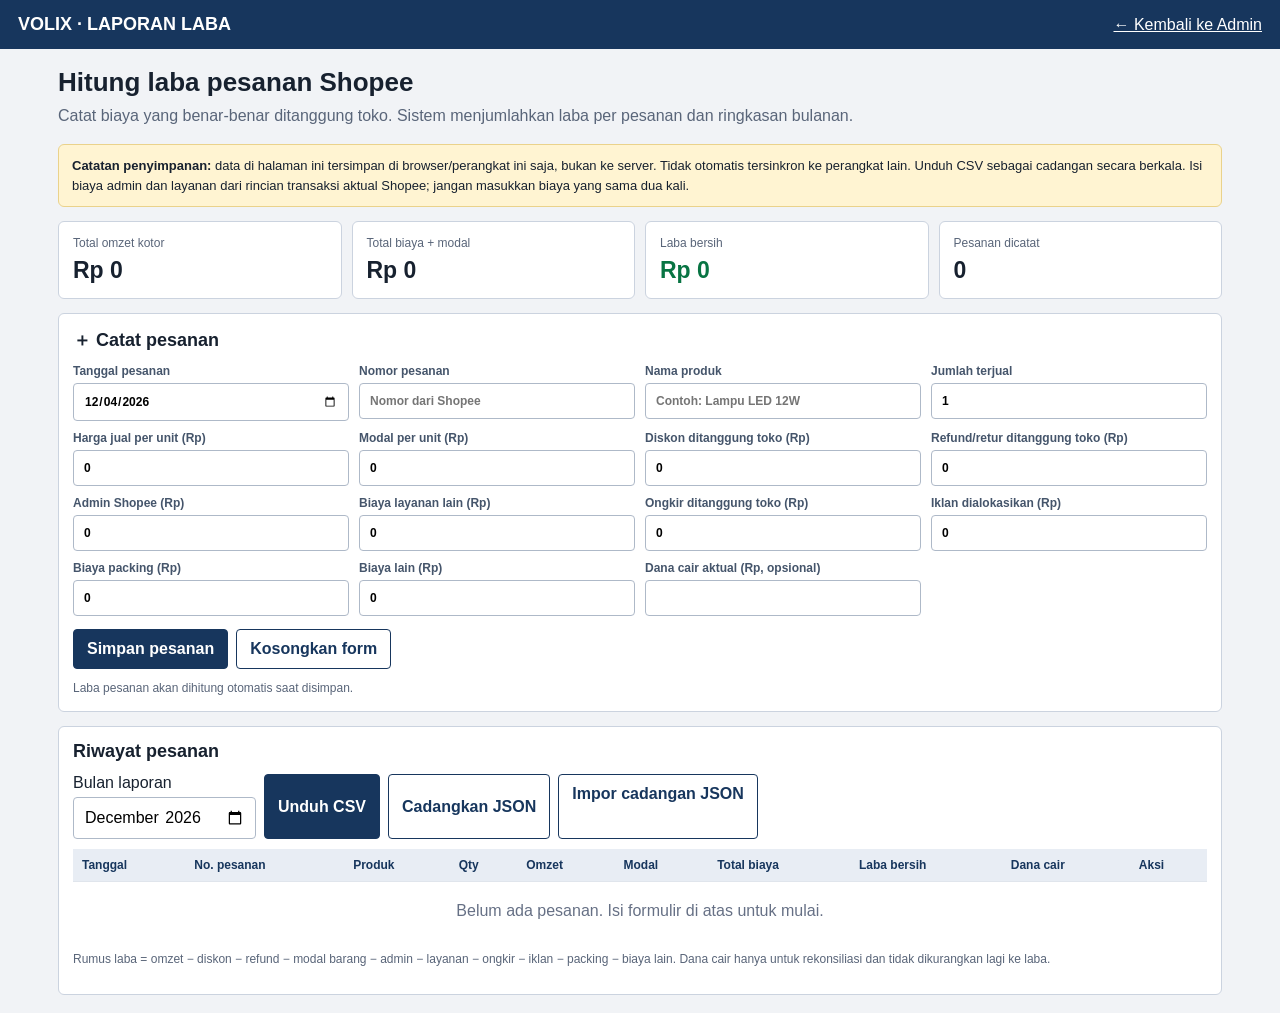
<file: marketplace-profit.html>
<!doctype html>
<html lang="id"><head><meta charset="utf-8"><meta name="viewport" content="width=device-width,initial-scale=1"><meta name="theme-color" content="#17365d"><title>Laporan Laba Marketplace — VOLIX</title>
<style>
:root{font-family:Arial,system-ui,sans-serif;color:#17212f;background:#f1f3f6}*{box-sizing:border-box}body{margin:0}.bar{background:#17365d;color:white;padding:14px 18px;display:flex;justify-content:space-between;align-items:center;gap:12px}.bar b{font-size:18px}.bar a{color:white}.wrap{max-width:1200px;margin:auto;padding:18px}.intro h1{margin:0 0 6px;font-size:26px}.intro p{color:#596579;margin:0 0 16px;line-height:1.5}.notice{padding:11px 13px;background:#fff4d2;border:1px solid #ead28b;border-radius:6px;font-size:13px;line-height:1.5;margin-bottom:14px}.cards{display:grid;grid-template-columns:repeat(4,minmax(0,1fr));gap:10px;margin-bottom:14px}.metric,.panel{background:white;border:1px solid #cbd3df;border-radius:6px;padding:14px;min-width:0}.metric span{font-size:12px;color:#596579;display:block}.metric strong{display:block;font-size:clamp(16px,2.4vw,23px);margin-top:7px;overflow-wrap:anywhere}.green{color:#087443}.red{color:#b42318}.panel h2{font-size:18px;margin:0 0 12px}.grid{display:grid;grid-template-columns:repeat(4,minmax(0,1fr));gap:10px}.field label{display:block;font-size:12px;font-weight:700;color:#45556b}.field input,.field select{display:block;width:100%;min-width:0;margin-top:5px;border:1px solid #aeb9c8;border-radius:4px;padding:10px;background:white;font:inherit}.wide{grid-column:span 2}.buttons{display:flex;gap:8px;flex-wrap:wrap;margin-top:13px}button,.btn{border:1px solid #17365d;border-radius:4px;padding:10px 13px;background:#17365d;color:white;font-weight:700;cursor:pointer;text-decoration:none;font:inherit;font-weight:700}.secondary{background:#fff;color:#17365d}.danger{background:#fff;color:#b42318;border-color:#d9a5a5}.tablewrap{overflow:auto}table{border-collapse:collapse;width:100%;min-width:850px}th,td{text-align:left;padding:9px;border-bottom:1px solid #e0e5ec;font-size:12px;white-space:nowrap}th{background:#e8edf4;color:#17365d}td.profit{font-weight:800;color:#087443}.empty{color:#667085;padding:20px;text-align:center}.small{font-size:12px;color:#596579;line-height:1.5;margin-top:10px}.panel+.panel{margin-top:14px}@media(max-width:760px){.wrap{padding:10px}.cards{grid-template-columns:repeat(2,minmax(0,1fr));gap:7px}.metric,.panel{padding:10px}.intro h1{font-size:22px}.grid{grid-template-columns:repeat(2,minmax(0,1fr));gap:8px}.wide{grid-column:span 2}.bar{padding:12px}.metric strong{font-size:17px}}@media(max-width:380px){.grid{grid-template-columns:minmax(0,1fr)}.wide{grid-column:auto}}
</style></head><body>
<header class="bar"><b>VOLIX · LAPORAN LABA</b><a href="./admin.html">← Kembali ke Admin</a></header>
<main class="wrap"><section class="intro"><h1>Hitung laba pesanan Shopee</h1><p>Catat biaya yang benar-benar ditanggung toko. Sistem menjumlahkan laba per pesanan dan ringkasan bulanan.</p></section>
<div class="notice"><b>Catatan penyimpanan:</b> data di halaman ini tersimpan di browser/perangkat ini saja, bukan ke server. Tidak otomatis tersinkron ke perangkat lain. Unduh CSV sebagai cadangan secara berkala. Isi biaya admin dan layanan dari rincian transaksi aktual Shopee; jangan masukkan biaya yang sama dua kali.</div>
<section class="cards"><div class="metric"><span>Total omzet kotor</span><strong id="sumSales">Rp0</strong></div><div class="metric"><span>Total biaya + modal</span><strong id="sumCosts">Rp0</strong></div><div class="metric"><span>Laba bersih</span><strong class="green" id="sumProfit">Rp0</strong></div><div class="metric"><span>Pesanan dicatat</span><strong id="sumCount">0</strong></div></section>
<section class="panel"><h2 id="formTitle">＋ Catat pesanan</h2><form id="form"><input type="hidden" id="editId"><div class="grid">
<div class="field"><label>Tanggal pesanan<input id="date" type="date" required></label></div>
<div class="field"><label>Nomor pesanan<input id="order" maxlength="100" placeholder="Nomor dari Shopee" required></label></div>
<div class="field"><label>Nama produk<input id="product" maxlength="160" placeholder="Contoh: Lampu LED 12W" required></label></div>
<div class="field"><label>Jumlah terjual<input id="qty" type="number" min="1" step="1" value="1" required></label></div>
<div class="field"><label>Harga jual per unit (Rp)<input id="price" type="number" min="0" step="1" value="0" required></label></div>
<div class="field"><label>Modal per unit (Rp)<input id="cost" type="number" min="0" step="1" value="0" required></label></div>
<div class="field"><label>Diskon ditanggung toko (Rp)<input id="discount" type="number" min="0" step="1" value="0"></label></div>
<div class="field"><label>Refund/retur ditanggung toko (Rp)<input id="refund" type="number" min="0" step="1" value="0"></label></div>
<div class="field"><label>Admin Shopee (Rp)<input id="adminFee" type="number" min="0" step="1" value="0"></label></div>
<div class="field"><label>Biaya layanan lain (Rp)<input id="serviceFee" type="number" min="0" step="1" value="0"></label></div>
<div class="field"><label>Ongkir ditanggung toko (Rp)<input id="shipping" type="number" min="0" step="1" value="0"></label></div>
<div class="field"><label>Iklan dialokasikan (Rp)<input id="ads" type="number" min="0" step="1" value="0"></label></div>
<div class="field"><label>Biaya packing (Rp)<input id="packing" type="number" min="0" step="1" value="0"></label></div>
<div class="field"><label>Biaya lain (Rp)<input id="other" type="number" min="0" step="1" value="0"></label></div>
<div class="field"><label>Dana cair aktual (Rp, opsional)<input id="payout" type="number" min="0" step="1" value=""></label></div>
</div><div class="buttons"><button type="submit" id="saveBtn">Simpan pesanan</button><button type="button" class="secondary" id="resetBtn">Kosongkan form</button></div><div id="preview" class="small">Laba pesanan akan dihitung otomatis saat disimpan.</div></form></section>
<section class="panel"><h2>Riwayat pesanan</h2><div class="buttons" style="margin-top:0;margin-bottom:10px"><label class="field">Bulan laporan <input type="month" id="month"></label><button type="button" id="exportBtn">Unduh CSV</button><button type="button" class="secondary" id="backupBtn">Cadangkan JSON</button><label class="btn secondary">Impor cadangan JSON<input type="file" id="importFile" accept=".json,application/json" hidden></label></div><div class="tablewrap"><table><thead><tr><th>Tanggal</th><th>No. pesanan</th><th>Produk</th><th>Qty</th><th>Omzet</th><th>Modal</th><th>Total biaya</th><th>Laba bersih</th><th>Dana cair</th><th>Aksi</th></tr></thead><tbody id="rows"></tbody></table><div class="empty" id="empty">Belum ada pesanan. Isi formulir di atas untuk mulai.</div></div><p class="small">Rumus laba = omzet − diskon − refund − modal barang − admin − layanan − ongkir − iklan − packing − biaya lain. Dana cair hanya untuk rekonsiliasi dan tidak dikurangkan lagi ke laba.</p></section>
</main>
<script>
const $=id=>document.getElementById(id),KEY="volix_marketplace_profit_v1",rupiah=n=>new Intl.NumberFormat("id-ID",{style:"currency",currency:"IDR",maximumFractionDigits:0}).format(Number(n)||0),num=id=>Math.max(0,Number($(id).value)||0);
let data=[];try{data=JSON.parse(localStorage.getItem(KEY)||"[]");if(!Array.isArray(data))data=[]}catch(e){data=[]}
$("date").value=new Date().toLocaleDateString("en-CA");$("month").value=new Date().toISOString().slice(0,7);
const val=(x,k)=>Number(x[k])||0;
function calc(x){let sales=val(x,"qty")*val(x,"price"),modal=val(x,"qty")*val(x,"cost"),fees=["discount","refund","adminFee","serviceFee","shipping","ads","packing","other"].reduce((s,k)=>s+val(x,k),0);return {sales,modal,fees,profit:sales-modal-fees}}
function persist(){try{localStorage.setItem(KEY,JSON.stringify(data));return true}catch(e){alert("Tidak bisa menyimpan di browser ini. Unduh cadangan dan coba browser biasa.");return false}}
function reset(){ $("form").reset();$("editId").value="";$("date").value=new Date().toLocaleDateString("en-CA");$("qty").value=1;$("formTitle").textContent="＋ Catat pesanan";$("saveBtn").textContent="Simpan pesanan";$("preview").textContent="Laba pesanan akan dihitung otomatis saat disimpan."}
$("form").addEventListener("input",()=>{const x={qty:num("qty"),price:num("price"),cost:num("cost"),discount:num("discount"),refund:num("refund"),adminFee:num("adminFee"),serviceFee:num("serviceFee"),shipping:num("shipping"),ads:num("ads"),packing:num("packing"),other:num("other")};const c=calc(x);$("preview").innerHTML="Perkiraan laba pesanan: <b class='"+(c.profit<0?"red":"green")+"'>"+rupiah(c.profit)+"</b> · Omzet "+rupiah(c.sales)+" · Modal "+rupiah(c.modal)+" · Total biaya lain "+rupiah(c.fees);});
$("form").addEventListener("submit",e=>{e.preventDefault();let x={};["date","order","product","qty","price","cost","discount","refund","adminFee","serviceFee","shipping","ads","packing","other","payout"].forEach(k=>{x[k]=["date","order","product"].includes(k)?$(k).value:($(k).value===""?null:Number($(k).value)||0)});x.id=$("editId").value||String(Date.now());if($("editId").value)data=data.map(v=>v.id===x.id?x:v);else data.unshift(x);if(persist()){reset();render()}});
$("resetBtn").onclick=reset;
function render(){const month=$("month").value,items=data.filter(x=>!month||String(x.date||"").startsWith(month));const sales=items.reduce((s,x)=>s+calc(x).sales,0),costs=items.reduce((s,x)=>s+calc(x).modal+calc(x).fees,0),profit=sales-costs;$("sumSales").textContent=rupiah(sales);$("sumCosts").textContent=rupiah(costs);$("sumProfit").textContent=rupiah(profit);$("sumProfit").className=profit<0?"red":"green";$("sumCount").textContent=items.length;$("rows").innerHTML=items.map(x=>{const c=calc(x);return '<tr><td>'+esc(x.date||"")+'</td><td>'+esc(x.order||"")+'</td><td>'+esc(x.product||"")+'</td><td>'+val(x,"qty")+'</td><td>'+rupiah(c.sales)+'</td><td>'+rupiah(c.modal)+'</td><td>'+rupiah(c.fees)+'</td><td class="profit '+(c.profit<0?"red":"")+'">'+rupiah(c.profit)+'</td><td>'+(x.payout==null?"—":rupiah(x.payout))+'</td><td><button class="secondary" onclick="editRow(\''+x.id+'\')">Edit</button> <button class="danger" onclick="deleteRow(\''+x.id+'\')">Hapus</button></td></tr>'}).join("");$("empty").style.display=items.length?"none":"block"}
function esc(s){return String(s??"").replace(/[&<>"']/g,c=>({"&":"&amp;","<":"&lt;",">":"&gt;",'"':"&quot;","'":"&#39;"}[c]))}
window.editRow=id=>{const x=data.find(v=>v.id===id);if(!x)return;["date","order","product","qty","price","cost","discount","refund","adminFee","serviceFee","shipping","ads","packing","other","payout"].forEach(k=>$(k).value=x[k]??"");$("editId").value=x.id;$("formTitle").textContent="Edit pesanan";$("saveBtn").textContent="Simpan perubahan";window.scrollTo({top:0,behavior:"smooth"})}
window.deleteRow=id=>{if(!confirm("Hapus catatan pesanan ini?"))return;data=data.filter(x=>x.id!==id);if(persist())render()}
$("month").onchange=render;
function download(name,content,type){const a=document.createElement("a"),u=URL.createObjectURL(new Blob([content],{type}));a.href=u;a.download=name;a.click();setTimeout(()=>URL.revokeObjectURL(u),1000)}
$("exportBtn").onclick=()=>{const month=$("month").value,items=data.filter(x=>!month||String(x.date||"").startsWith(month)),keys=["date","order","product","qty","price","cost","discount","refund","adminFee","serviceFee","shipping","ads","packing","other","payout"];const head=["Tanggal","No Pesanan","Produk","Qty","Harga/unit","Modal/unit","Diskon toko","Refund","Admin","Layanan lain","Ongkir toko","Iklan","Packing","Biaya lain","Dana cair","Omzet","Total modal","Total biaya","Laba bersih"];const lines=[head,...items.map(x=>{const c=calc(x);return [x.date,x.order,x.product,x.qty,x.price,x.cost,x.discount,x.refund,x.adminFee,x.serviceFee,x.shipping,x.ads,x.packing,x.other,x.payout??"",c.sales,c.modal,c.fees,c.profit]})].map(row=>row.map(v=>'"'+String(v??"").replace(/"/g,'""')+'"').join(",")).join("\r\n");download("VOLIX-laba-"+(month||"semua")+".csv","\ufeff"+lines,"text/csv;charset=utf-8")};
$("backupBtn").onclick=()=>download("VOLIX-cadangan-laba.json",JSON.stringify(data,null,2),"application/json");
$("importFile").onchange=async e=>{const f=e.target.files[0];if(!f)return;try{const parsed=JSON.parse(await f.text());if(!Array.isArray(parsed))throw new Error("Format tidak sesuai");if(!confirm("Impor akan mengganti semua catatan yang tersimpan pada browser ini. Lanjutkan?"))return;data=parsed;if(persist())render()}catch(err){alert("File cadangan tidak valid.")}e.target.value=""};
function safeDate(){if(!$("date").value)$("date").value=new Date().toLocaleDateString("en-CA")}render();
</script></body></html>
</file>
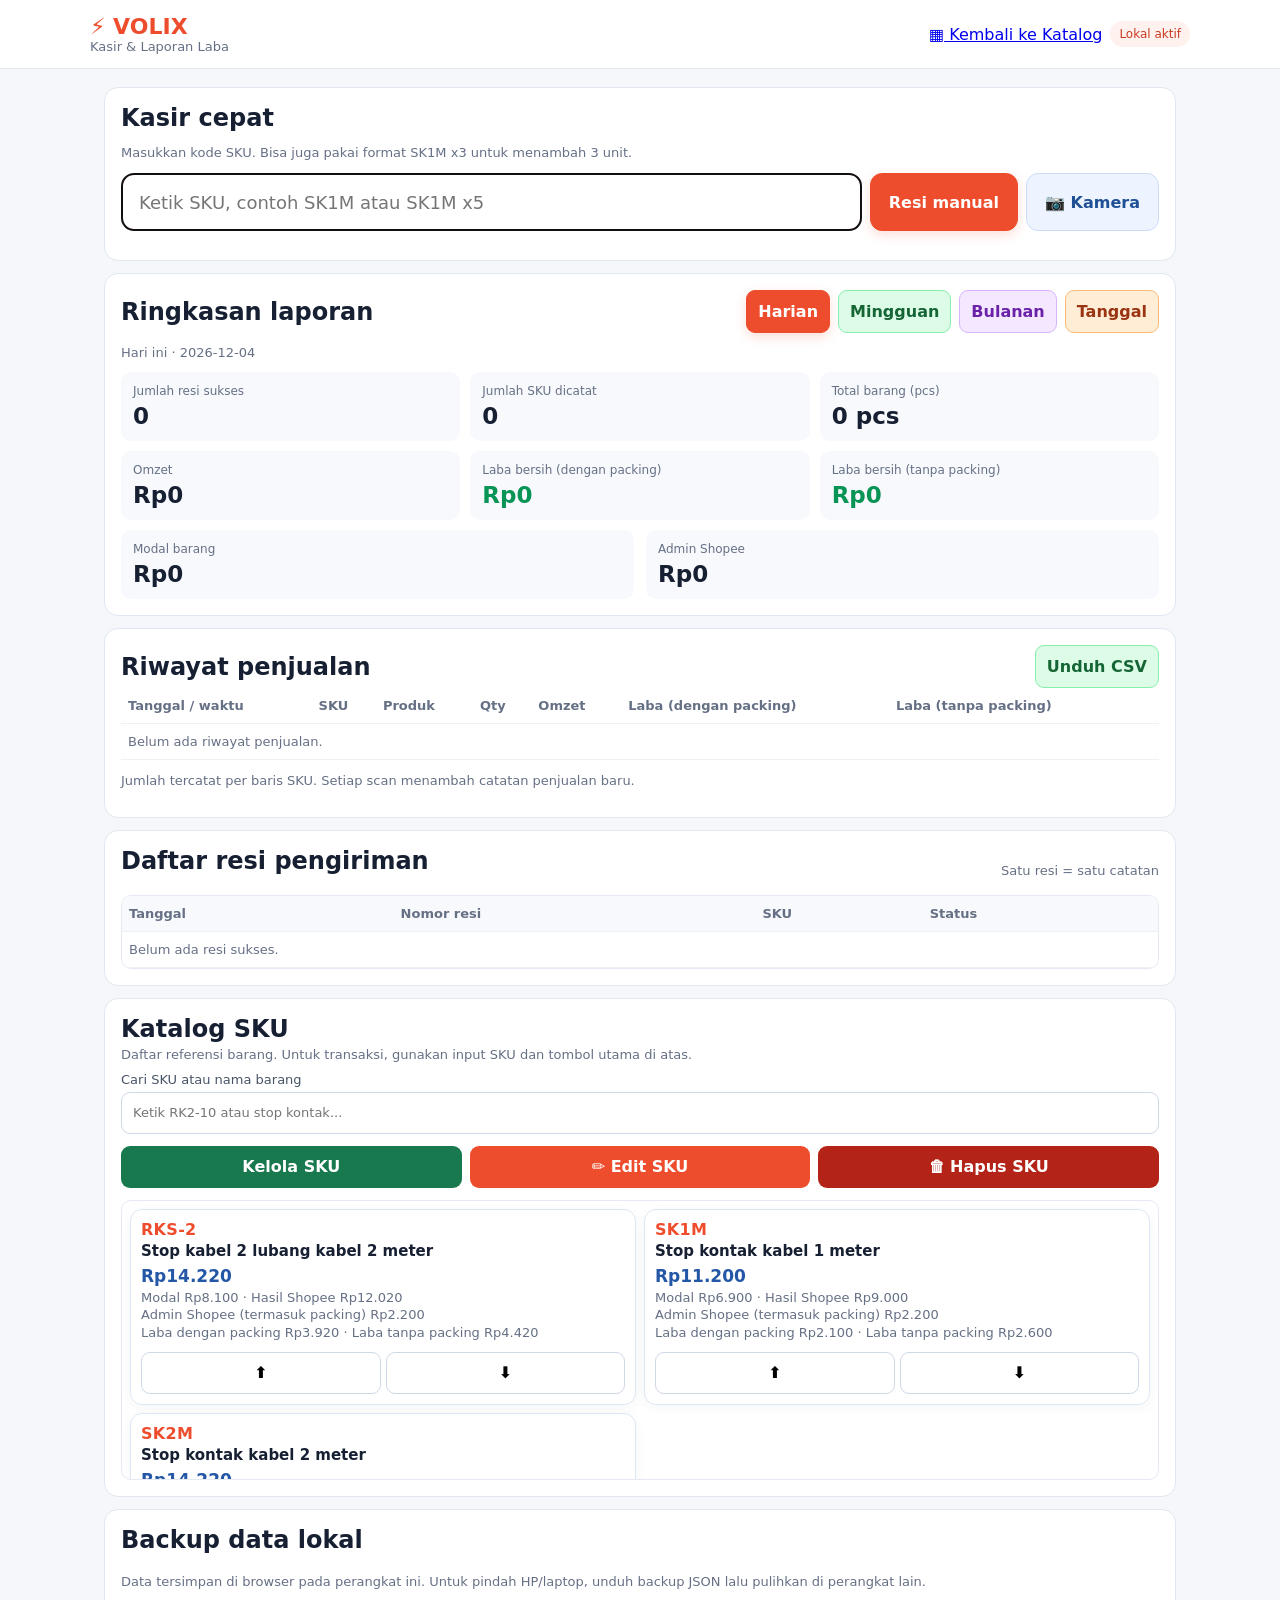
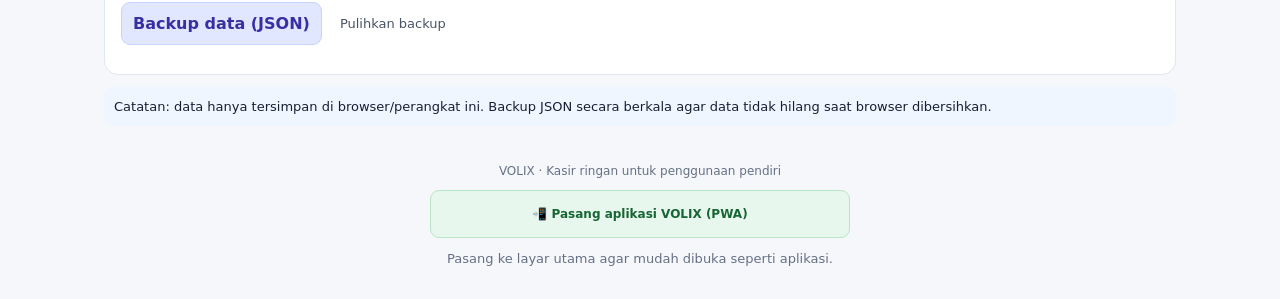
<file: scan.html>
<!doctype html>
<html lang="id"><head><meta charset="utf-8"><meta name="viewport" content="width=device-width, initial-scale=1, minimum-scale=0.5, maximum-scale=5, user-scalable=yes, viewport-fit=cover"><meta name="theme-color" content="#ee4d2d"><meta name="mobile-web-app-capable" content="yes"><meta name="apple-mobile-web-app-capable" content="yes"><meta name="apple-mobile-web-app-status-bar-style" content="default"><link rel="manifest" href="manifest.webmanifest"><link rel="icon" href="icon.svg" type="image/svg+xml"><title>VOLIX — Kasir & Catatan Keuangan</title>
<style>
:root{font-family:system-ui,-apple-system,"Segoe UI",sans-serif;color:#172033;background:#f5f7fb}*{box-sizing:border-box}body{margin:0}header{background:#fff;border-bottom:1px solid #e3e8f0;padding:14px max(14px,calc((100vw - 1100px)/2));display:flex;justify-content:space-between;align-items:center;gap:12px;flex-wrap:wrap}header strong{font-size:22px;color:#2457a6}main{max-width:1100px;margin:18px auto;padding:0 14px}.card{background:white;border:1px solid #e1e7f0;border-radius:14px;padding:16px;margin:12px 0}.muted{color:#667085;font-size:13px}.row{display:flex;gap:8px;flex-wrap:wrap;align-items:center}.scan{display:flex;gap:8px}.scan input{flex:1;min-width:0;font-size:17px}input,select,button{font:inherit;border-radius:9px;border:1px solid #cfd8e6;padding:11px;background:white;min-height:42px}button{cursor:pointer;font-weight:700;transition:transform .12s ease,box-shadow .12s ease,background .12s ease}button:active{transform:scale(.98)}button.primary{background:linear-gradient(135deg,#2457a6,#3678d8);color:white;border-color:#2457a6;box-shadow:0 4px 12px rgba(36,87,166,.18)}button.soft{background:#edf3ff;color:#2457a6;border-color:#d7e4ff}.grid{display:grid;grid-template-columns:repeat(2,minmax(0,1fr));gap:12px}.product{border:1px solid #e2e8f0;border-radius:12px;padding:13px}.product h3{margin:0 0 4px}.sku{font-weight:800;color:#2457a6}.product .actions{display:flex;gap:5px;margin-top:10px}.product .actions button{flex:1;padding:8px 3px}.stats{display:grid;grid-template-columns:repeat(3,minmax(0,1fr));gap:10px}.stat{background:#f7f9fc;border-radius:10px;padding:12px;min-width:0}.stat span{display:block;color:#667085;font-size:12px}.stat b{display:block;font-size:clamp(16px,2.6vw,23px);margin-top:5px;overflow-wrap:anywhere}.profit{color:#079455}.report-tabs button.active{background:#2457a6;color:white}.scroll{overflow:auto}table{width:100%;border-collapse:collapse;min-width:560px}td,th{text-align:left;border-bottom:1px solid #edf0f4;padding:10px 7px;font-size:13px}th{color:#667085}.status{font-size:12px;padding:6px 9px;border-radius:20px;background:#fef3c7;color:#92400e}.status.ok{background:#dcfce7;color:#166534}.hidden{display:none}.danger{color:#b42318}.notice{background:#eff6ff;border-radius:10px;padding:10px;font-size:13px;line-height:1.5}label{font-size:13px;color:#475467}#login input{width:100%;margin:5px 0 10px}footer{font-size:12px;color:#667085;text-align:center;padding:20px}@media(max-width:650px){main{padding:0 9px;margin:10px auto}.card{padding:12px;border-radius:11px}.grid{grid-template-columns:1fr}.stats{grid-template-columns:repeat(2,minmax(0,1fr))}.scan{flex-wrap:wrap}.scan input{flex-basis:100%;font-size:16px}.scan button{flex:1}header{padding:10px 12px}h1{font-size:22px}.row>button{flex:1}}
</style>
<style>
/* Compact mobile layout: keep dashboard readable without oversized cards */
@media (max-width:650px){
  html{font-size:14px;-webkit-text-size-adjust:100%;text-size-adjust:100%}
  body{font-size:14px}
  header{padding:9px 12px;gap:8px}
  header strong{font-size:19px}
  main{padding:0 10px;margin:10px auto}
  .card{padding:12px;margin:9px 0;border-radius:11px}
  h1{font-size:22px;line-height:1.25}
  h2{font-size:18px;line-height:1.3}
  h3{font-size:15px;line-height:1.35}
  .muted{font-size:12px;line-height:1.45}
  .stats{grid-template-columns:repeat(2,minmax(0,1fr));gap:8px}
  .stat{padding:12px;border-radius:10px}
  .stat span{font-size:13px;line-height:1.35}
  .stat b{font-size:22px;line-height:1.25;margin-top:6px}
  .grid{gap:8px}
  .product{padding:11px}
  .report-tabs{display:grid;grid-template-columns:repeat(2,minmax(0,1fr));width:100%}
  .report-tabs button{width:100%;padding:8px 5px;min-height:38px;font-size:13px}
  input,select,button{font-size:14px;min-height:40px;padding:9px 10px}
  .scan input{font-size:16px}
  .scroll table{min-width:520px}
  footer{padding:14px 8px}
}

/* Clearer touch targets and multi-SKU shipment editor */
.shipment-items{display:grid;gap:8px;margin:12px 0}.shipment-item{display:grid;grid-template-columns:minmax(0,1.6fr) minmax(78px,.6fr) auto;gap:7px;align-items:end;padding:10px;background:#f7f9fc;border:1px solid #e4eaf3;border-radius:10px}.shipment-item label{display:grid;gap:5px}.shipment-item button{min-width:42px}.quick-actions{display:flex;gap:8px;flex-wrap:wrap}.quick-actions button{flex:1;min-width:120px}.install-btn{background:#e8f7ed;color:#166534;border-color:#b9e6c8}.shipment-summary{font-weight:700;color:#2457a6;margin:8px 0}.scan input{min-height:58px;padding:14px 16px;border:2px solid #c8d8f2;border-radius:12px;font-size:18px}.scan button{min-height:58px;padding:13px 18px;border-radius:12px;font-size:16px}.scan button.primary{min-width:112px}.scan button.soft{background:#edf4ff;border-color:#cbdcf8;color:#1f4f95}.product .actions{display:flex;flex-wrap:wrap;gap:5px;margin-top:10px}.product{border-color:#dce6f4;box-shadow:0 3px 12px rgba(28,55,95,.045)}.product h3{font-size:15px;line-height:1.4}.product .sku{letter-spacing:.3px}.product b{font-size:17px;color:#2457a6}
@media(max-width:650px){.shipment-item{grid-template-columns:minmax(0,1fr) 82px 42px;gap:6px;padding:8px}.shipment-item select,.shipment-item input{width:100%;min-width:0;padding:8px 5px}.quick-actions button{min-height:46px}}

/* Distinct colors for every report action */
.report-tabs button:nth-child(1){background:#e0f2fe;color:#075985;border-color:#7dd3fc}
.report-tabs button:nth-child(1).active{background:#0284c7;color:#fff;border-color:#0284c7}
.report-tabs button:nth-child(2){background:#dcfce7;color:#166534;border-color:#86efac}
.report-tabs button:nth-child(2).active{background:#16a34a;color:#fff;border-color:#16a34a}
.report-tabs button:nth-child(3){background:#f3e8ff;color:#6b21a8;border-color:#d8b4fe}
.report-tabs button:nth-child(3).active{background:#9333ea;color:#fff;border-color:#9333ea}
.report-tabs button:nth-child(4){background:#ffedd5;color:#9a3412;border-color:#fdba74}
.report-tabs button:nth-child(4).active{background:#ea580c;color:#fff;border-color:#ea580c}
#exportCsv{background:#dcfce7;color:#166534;border-color:#86efac}
#salesRows button[data-delete]{background:#fee2e2;color:#b91c1c;border-color:#fecaca}
#backupBtn{background:#e0e7ff;color:#3730a3;border-color:#c7d2fe}
#restoreFile{background:#fef3c7;color:#92400e;border-color:#fde68a}
</style>
<style>
/* Shopee-inspired orange theme */
:root{--volix-orange:#ee4d2d}
header strong,.sku,.shipment-summary{color:#ee4d2d}
button.primary,.report-tabs button.active{background:#ee4d2d!important;border-color:#ee4d2d!important;color:#fff!important;box-shadow:0 4px 12px rgba(238,77,45,.18)}
button.soft{background:#fff1ed;color:#c83b22;border-color:#ffd1c7}
.scan input{border-color:#ff9b82}
.status.ok{background:#fff1ed;color:#c83b22}
#skuEditMenu{background:#ee4d2d!important}
#cameraVideo{display:block;width:100%;max-width:480px;height:48vh;max-height:520px;min-height:240px;object-fit:contain;background:#111;margin:10px auto 0;border-radius:10px}
#cameraAlert{max-width:480px;margin-left:auto;margin-right:auto}
@media(max-width:650px){#cameraVideo{width:100%;max-width:420px;height:42vh;max-height:420px;min-height:220px}.scan button{min-height:48px}}
<style>.page-link{display:inline-flex;align-items:center;justify-content:center;min-height:42px;padding:9px 13px;border:1px solid #ffd1c7;border-radius:9px;background:#fff1ed;color:#c83b22;text-decoration:none;font-weight:800;font-size:14px;white-space:nowrap}@media(max-width:650px){header .row{gap:6px}.page-link{min-height:40px;padding:8px 10px;font-size:13px}}
/* Daftar panjang dibuat ringkas: isi tetap lengkap dan digeser di dalam kotak */
.compact-scroll{max-height:280px;overflow-y:auto;overflow-x:auto;overscroll-behavior:contain;-webkit-overflow-scrolling:touch;border:1px solid #e5eaf2;border-radius:10px;scrollbar-width:thin}
.compact-scroll table{margin:0}
.compact-scroll thead th{position:sticky;top:0;z-index:2;background:#f7f9fc}
#products.compact-scroll{display:grid;grid-template-columns:repeat(2,minmax(0,1fr));gap:8px;padding:8px;align-content:start}
@media(max-width:650px){.compact-scroll{max-height:230px}#products.compact-scroll{max-height:270px;grid-template-columns:1fr;gap:7px;padding:7px}}
</style>
</head><body>
<header><div><strong>⚡ VOLIX</strong><div class="muted">Kasir & Laporan Laba</div></div><div class="row"><a href="./" class="page-link">▦ Kembali ke Katalog</a><span id="syncStatus" class="status ok">Lokal aktif</span><button id="installBtn" class="install-btn hidden" type="button">＋ Pasang aplikasi</button></div></header>
<main>
<section class="card"><h1 style="margin:0 0 5px">Kasir cepat</h1><p class="muted">Masukkan kode SKU. Bisa juga pakai format SK1M x3 untuk menambah 3 unit.</p><form id="scanForm" class="scan"><input id="skuInput" autocomplete="off" placeholder="Ketik SKU, contoh SK1M atau SK1M x5" autofocus><button class="primary" type="submit">Resi manual</button><button id="cameraBtn" type="button" class="soft">📷 Kamera</button></form><div id="cameraBox" class="hidden"><div id="cameraAlert" role="alert" aria-live="assertive" style="display:none;position:sticky;top:0;z-index:5;padding:14px;margin-top:10px;border-radius:10px;background:#b91c1c;color:#fff;font-size:18px;font-weight:800;text-align:center;box-shadow:0 3px 12px #0005"><div id="cameraAlertTitle">⚠️ RESI SUDAH TERCATAT</div><div id="cameraAlertCode" style="font-size:14px;margin-top:5px;overflow-wrap:anywhere"></div><div id="cameraAlertStatus" style="font-size:13px;margin-top:3px">JANGAN SCAN ULANG</div></div><video id="cameraVideo" playsinline muted style="display:block;width:100%;max-width:480px;height:48vh;max-height:520px;min-height:240px;object-fit:contain;border-radius:10px;background:#111;margin:10px auto 0"></video><p id="cameraHint" class="muted">Arahkan kamera ke barcode SKU.</p><button id="stopCamera" type="button">Tutup kamera</button></div><p id="message" class="muted" role="status"></p><div id="shipmentPanel" class="hidden" style="margin-top:12px;padding:12px;border:1px solid #d7e4ff;border-radius:10px"><h3 style="margin-top:0">📦 Rincian barang dalam resi</h3><p class="muted">Satu resi boleh berisi beberapa SKU. Tambahkan satu baris untuk setiap jenis barang, lalu atur jumlahnya.</p><label>Nomor resi / barcode<input id="trackingInput" readonly></label><div id="shipmentItems" class="shipment-items"></div><div class="quick-actions"><button id="addShipmentItem" type="button" class="soft">＋ Tambah SKU</button></div><p id="shipmentSummary" class="shipment-summary">0 SKU · 0 barang</p><div class="row" style="margin-top:8px"><button id="shipSuccess" type="button" class="primary">Kirim sekarang</button><button id="cancelShipment" type="button">Batal</button></div></div></section>

<section class="card"><div class="row" style="justify-content:space-between"><h2 style="margin:0">Ringkasan laporan</h2><div class="row report-tabs"><button data-period="day" class="active">Harian</button><button data-period="week">Mingguan</button><button data-period="month">Bulanan</button><button data-period="date">Tanggal</button></div></div><div class="row" style="margin:12px 0"><label id="dateLabel" class="hidden">Pilih tanggal <input id="reportDate" type="date"></label><span class="muted" id="periodLabel"></span></div><div class="stats"><div class="stat"><span>Jumlah resi sukses</span><b id="orderCount">0</b></div><div class="stat"><span>Jumlah SKU dicatat</span><b id="skuCount">0</b></div><div class="stat"><span>Total barang (pcs)</span><b id="unitCount">0</b></div><div class="stat"><span>Omzet</span><b id="revenue">Rp0</b></div><div class="stat"><span>Laba bersih (dengan packing)</span><b id="profit" class="profit">Rp0</b></div><div class="stat"><span>Laba bersih (tanpa packing)</span><b id="profitNoPacking" class="profit">Rp0</b></div></div><div class="grid" style="margin-top:10px"><div class="stat"><span>Modal barang</span><b id="costTotal">Rp0</b></div><div class="stat"><span>Admin Shopee</span><b id="feesTotal">Rp0</b></div></div></section>
<section class="card"><div class="row" style="justify-content:space-between"><h2 style="margin:0">Riwayat penjualan</h2><button id="exportCsv" class="soft">Unduh CSV</button></div><div class="scroll"><table><thead><tr><th>Tanggal / waktu</th><th>SKU</th><th>Produk</th><th>Qty</th><th>Omzet</th><th>Laba (dengan packing)</th><th>Laba (tanpa packing)</th><th></th></tr></thead><tbody id="salesRows"></tbody></table></div><p class="muted">Jumlah tercatat per baris SKU. Setiap scan menambah catatan penjualan baru.</p></section>
<section class="card"><div class="row" style="justify-content:space-between"><h2 style="margin-top:0">Daftar resi pengiriman</h2><span class="muted">Satu resi = satu catatan</span></div><div class="scroll compact-scroll" aria-label="Daftar resi dapat digeser ke atas dan bawah"><table><thead><tr><th>Tanggal</th><th>Nomor resi</th><th>SKU</th><th>Status</th></tr></thead><tbody id="shipmentRows"></tbody></table></div></section>
<section class="card"><div><h2 style="margin:0">Katalog SKU</h2><p class="muted" style="margin:4px 0 10px">Daftar referensi barang. Untuk transaksi, gunakan input SKU dan tombol utama di atas.</p></div><label style="display:block;margin:8px 0 12px">Cari SKU atau nama barang<input id="skuSearch" type="search" placeholder="Ketik RK2-10 atau stop kontak..." autocomplete="off" oninput="renderProducts()" style="width:100%;margin-top:5px"></label><div id="skuQuickActions" style="display:flex;flex-wrap:wrap;gap:8px;margin:8px 0 12px"><button id="productsToggle" type="button" style="flex:1 1 110px;background:#18794e;color:#fff;border:0;font-weight:800">Kelola SKU</button><button id="skuEditMenu" type="button" style="flex:1 1 110px;background:#2457a6;color:#fff;border:0;font-weight:800">✏️ Edit SKU</button><button id="skuDeleteMenu" type="button" style="flex:1 1 110px;background:#b42318;color:#fff;border:0;font-weight:800">🗑 Hapus SKU</button></div><div id="skuQuickMessage" class="muted" aria-live="polite"></div><div id="productEditor" class="hidden"><hr><h3>Tambah / ubah produk</h3><form id="productForm" class="grid"><label>Kode SKU<input id="pSku" required placeholder="Contoh: SK3M-TRANSPARAN-5M" autocomplete="off"></label><label>Nama produk<input id="pName" required placeholder="Nama produk lengkap" autocomplete="off"></label><label>Harga jual Shopee (Rp)<input id="pPrice" type="number" min="0" step="1" required inputmode="numeric"></label><label>Hasil Shopee (Rp)<input id="pResult" type="number" min="0" step="1" required inputmode="numeric" placeholder="Uang diterima setelah potongan"></label><label>Modal per unit (Rp)<input id="pCost" type="number" min="0" step="1" required inputmode="numeric"></label><label>Admin per unit (Rp) — otomatis<input id="pAdmin" type="number" min="0" value="0" readonly required></label><button class="primary" type="submit">Simpan produk</button></form></div>
<div id="products" class="grid compact-scroll" style="margin-top:12px" aria-label="Katalog SKU dapat digeser ke atas dan bawah"></div>

<div id="skuQuickMessage" class="muted" aria-live="polite"></div>
</section><section class="card"><h2 style="margin-top:0">Backup data lokal</h2><p class="muted">Data tersimpan di browser pada perangkat ini. Untuk pindah HP/laptop, unduh backup JSON lalu pulihkan di perangkat lain.</p><div class="row"><button id="backupBtn" class="soft">Backup data (JSON)</button><label class="soft" style="padding:10px;border-radius:9px;cursor:pointer">Pulihkan backup<input id="restoreFile" type="file" accept="application/json" hidden></label></div><p id="backupMessage" class="muted"></p></section>
<div class="notice">Catatan: data hanya tersimpan di browser/perangkat ini. Backup JSON secara berkala agar data tidak hilang saat browser dibersihkan.</div>
</main><footer><div>VOLIX · Kasir ringan untuk penggunaan pendiri</div><button id="installBottomBtn" class="install-btn" type="button" style="margin-top:12px;width:100%;max-width:420px;min-height:48px">📲 Pasang aplikasi VOLIX (PWA)</button><p id="installHint" class="muted">Pasang ke layar utama agar mudah dibuka seperti aplikasi.</p></footer>
<script>
const money=n=>"Rp"+Math.round(Number(n)||0).toLocaleString("id-ID");
const today=()=>{const d=new Date();return d.getFullYear()+"-"+String(d.getMonth()+1).padStart(2,"0")+"-"+String(d.getDate()).padStart(2,"0")};
const initialProducts=[
{sku:"SK1M",name:"Stop kontak kabel 1 meter",price:11200,cost:6900,admin:2200,pack:0},
{sku:"SK2M",name:"Stop kontak kabel 2 meter",price:14220,cost:8100,admin:2200,pack:1250},
{sku:"RKS-2",name:"Stop kabel 2 lubang kabel 2 meter",price:14220,cost:8100,admin:2200,pack:1250}
];
let products=[],sales=[],period="day",user=null;
const req=(r)=>new Promise((resolve,reject)=>{r.onsuccess=()=>resolve(r.result);r.onerror=()=>reject(r.error)});
let storageMode="checking";
const memoryStore={sales:[],products:[],kv:[],shipments:[]};
const storageReady=(async()=>{try{if(!window.indexedDB)throw Error("IndexedDB tidak tersedia");const d=await new Promise((resolve,reject)=>{const r=indexedDB.open("volix-kasir-local",1);r.onupgradeneeded=()=>{const x=r.result;if(!x.objectStoreNames.contains("kv"))x.createObjectStore("kv");if(!x.objectStoreNames.contains("sales"))x.createObjectStore("sales",{keyPath:"id"});if(!x.objectStoreNames.contains("products"))x.createObjectStore("products",{keyPath:"sku"});if(!x.objectStoreNames.contains("shipments"))x.createObjectStore("shipments",{keyPath:"tracking"})};r.onsuccess=()=>resolve(r.result);r.onerror=()=>reject(r.error||Error("IndexedDB ditolak"));r.onblocked=()=>reject(Error("IndexedDB diblokir"))});storageMode="indexeddb";return d}catch(idbError){try{const test="__volix_test__";localStorage.setItem(test,"1");localStorage.removeItem(test);storageMode="localstorage";return null}catch(localError){storageMode="memory";return null}}})();
async function all(store){const d=await storageReady;if(store==="shipments"){if(storageMode==="indexeddb")return (await req(d.transaction("kv").objectStore("kv").get("shipments")))||[];if(storageMode==="localstorage"){try{return JSON.parse(localStorage.getItem("volix_shipments")||"[]")}catch(e){return []}}return [...memoryStore.shipments]}if(storageMode==="indexeddb")return req(d.transaction(store).objectStore(store).getAll());if(storageMode==="localstorage"){try{return JSON.parse(localStorage.getItem("volix_"+store)||"[]")}catch(e){return []}}return [...(memoryStore[store]||[])]}
async function put(store,v){const d=await storageReady;if(store==="shipments"){const arr=await all("shipments");const idx=arr.findIndex(x=>String(x.tracking).toUpperCase()===String(v.tracking).toUpperCase());if(idx>=0)arr[idx]=v;else arr.push(v);if(storageMode==="indexeddb")return req(d.transaction("kv","readwrite").objectStore("kv").put(arr,"shipments"));if(storageMode==="localstorage"){localStorage.setItem("volix_shipments",JSON.stringify(arr));return v}memoryStore.shipments=arr;return v}if(storageMode==="indexeddb")return req(d.transaction(store,"readwrite").objectStore(store).put(v));if(storageMode==="localstorage"){const arr=await all(store);const key=store==="products"?"sku":"id";const idx=arr.findIndex(x=>x[key]===v[key]);if(idx>=0)arr[idx]=v;else arr.push(v);localStorage.setItem("volix_"+store,JSON.stringify(arr));return v}const arr=memoryStore[store];const key=store==="products"?"sku":"id";const idx=arr.findIndex(x=>x[key]===v[key]);if(idx>=0)arr[idx]=v;else arr.push(v);return v}
async function del(store,id){const d=await storageReady;if(store==="shipments"){const arr=await all("shipments");const next=arr.filter(x=>String(x.tracking).toUpperCase()!==String(id).toUpperCase());if(storageMode==="indexeddb")return req(d.transaction("kv","readwrite").objectStore("kv").put(next,"shipments"));if(storageMode==="localstorage"){localStorage.setItem("volix_shipments",JSON.stringify(next));return}memoryStore.shipments=next;return}if(storageMode==="indexeddb")return req(d.transaction(store,"readwrite").objectStore(store).delete(id));const key=store==="products"?"sku":"id";const arr=await all(store);const next=arr.filter(x=>x[key]!==id);if(storageMode==="localstorage")localStorage.setItem("volix_"+store,JSON.stringify(next));else memoryStore[store]=next}
async function deleteSaleAndLinkedShipment(saleId){const row=sales.find(x=>String(x.id)===String(saleId));if(!row)return;const tracking=String(row.tracking_code||row.order_ref||"").trim();await del("sales",saleId);if(tracking){const linked=sales.filter(x=>String(x.tracking_code||x.order_ref||"").toUpperCase()===tracking.toUpperCase());for(const item of linked){if(String(item.id)!==String(saleId))await del("sales",item.id)}await del("shipments",tracking)}sales=await all("sales");sales.sort((a,b)=>String(b.sold_at||"").localeCompare(String(a.sold_at||"")));render();}
async function init(){await storageReady;const db=storageMode==="indexeddb"?await storageReady:null;
if(db&&db.objectStoreNames.contains("shipments")){try{const legacy=await req(db.transaction("shipments").objectStore("shipments").getAll());let current=await all("shipments");for(const sh of legacy){if(sh&&sh.tracking&&!current.some(x=>String(x.tracking).toUpperCase()===String(sh.tracking).toUpperCase())){current.push(sh)}}if(current.length){if(storageMode==="indexeddb")await req(db.transaction("kv","readwrite").objectStore("kv").put(current,"shipments"));else if(storageMode==="localstorage")localStorage.setItem("volix_shipments",JSON.stringify(current));else memoryStore.shipments=current}}catch(e){}}
products=await all("products");for(const seed of initialProducts){if(!products.some(p=>String(p.sku||"").trim().toUpperCase()===seed.sku)){await put("products",seed)}}products=await all("products");sales=await all("sales");const shipments=await all("shipments");for(const sh of shipments){if(sh&&sh.status==="Sukses kirim"&&sh.tracking){const items=Array.isArray(sh.items)&&sh.items.length?sh.items:[{sku:sh.sku,quantity:sh.quantity||1}];for(let j=0;j<items.length;j++){const item=items[j];const key=String(sh.tracking).toUpperCase()+"|"+String(item.sku).toUpperCase();if(sales.some(x=>String(x.tracking_code||x.order_ref||"").toUpperCase()+"|"+String(x.sku||"").toUpperCase()===key))continue;const p=products.find(x=>String(x.sku).toUpperCase()===String(item.sku).toUpperCase());if(p){const stamp=sh.created_at||new Date().toISOString();const row={id:"recovered-"+String(sh.tracking)+"-"+String(item.sku),sold_at:stamp,sku:p.sku,product_name:p.name,quantity:Math.max(1,Number(item.quantity)||1),sale_price:p.price,unit_cost:p.cost,admin_fee:p.admin,packing_fee:0,order_ref:sh.tracking,tracking_code:sh.tracking,shipping_status:"Sukses kirim",updated_at:stamp};sales.push(row);await put("sales",row)}}}}
sales.sort((a,b)=>String(b.sold_at||"").localeCompare(String(a.sold_at||"")));render();document.getElementById("reportDate").value=today();if(storageMode!=="indexeddb"){document.getElementById("syncStatus").textContent=storageMode==="memory"?"Sementara":"Lokal aktif";document.getElementById("backupMessage").textContent=storageMode==="localstorage"?"Mode penyimpanan cadangan aktif (localStorage). Tetap lakukan backup rutin.":"Penyimpanan browser diblokir. Data hanya sementara sampai halaman ditutup; izinkan penyimpanan situs atau buka di Chrome.";}}
const PACKING_PER_UNIT=500;
function renderProducts(){const q=(document.getElementById("skuSearch")?.value||"").trim().toLowerCase();const sorted=products.slice().sort((a,b)=>{const ao=a.sortOrder==null?Infinity:Number(a.sortOrder),bo=b.sortOrder==null?Infinity:Number(b.sortOrder);return ao-bo||String(a.sku||"").localeCompare(String(b.sku||""),undefined,{numeric:true,sensitivity:"base"})});const shown=sorted.filter(p=>!q||String(p.sku||"").toLowerCase().includes(q)||String(p.name||"").toLowerCase().includes(q));document.getElementById("products").innerHTML=shown.map(p=>{const base=Number(p.price)-Number(p.cost)-Number(p.admin||0);return '<div class="product" style="padding:10px;margin:0;gap:3px"><div class="sku">'+esc(p.sku)+'</div><h3 style="margin:2px 0 4px">'+esc(p.name)+'</h3><b>'+money(p.price)+'</b><div class="muted" style="line-height:1.35;margin-top:3px">Modal '+money(p.cost)+' · Hasil Shopee '+money(p.resultShopee??(Number(p.price||0)-Number(p.admin||0)))+'<br>Admin Shopee (termasuk packing) '+money(p.admin||0)+'<br>Laba dengan packing '+money(base)+' · Laba tanpa packing '+money(base+PACKING_PER_UNIT)+'</div><div class="actions"><button type="button" data-move-sku="'+esc(p.sku)+'" data-move="-1">⬆️</button><button type="button" data-move-sku="'+esc(p.sku)+'" data-move="1">⬇️</button></div></div>'}).join("")||(q?'<p class="muted">SKU atau nama barang tidak ditemukan.</p>':'<p class="muted">Belum ada SKU. Tambahkan melalui Kelola SKU.</p>')}
function esc(s){return String(s).replace(/[&<>"']/g,c=>({"&":"&amp;","<":"&lt;",">":"&gt;",'"':"&quot;","'":"&#39;"}[c]))}
async function record(sku,qty,tracking=null){const p=products.find(x=>String(x.sku||"").trim().toUpperCase()===String(sku||"").trim().toUpperCase());if(!p){document.getElementById("message").textContent="SKU tidak ditemukan: "+sku;return}const now=new Date();const row={id:(crypto.randomUUID?crypto.randomUUID():String(Date.now())+"-"+Math.random().toString(36).slice(2)),sold_at:now.toISOString(),sku:p.sku,product_name:p.name,quantity:qty,sale_price:p.price,unit_cost:p.cost,admin_fee:p.admin,packing_fee:p.pack,order_ref:tracking,tracking_code:tracking,shipping_status:tracking?"Sukses kirim":null,updated_at:now.toISOString()};sales.unshift(row);await put("sales",row);document.getElementById("message").textContent="Tercatat "+qty+" × "+p.sku+" · "+now.toLocaleTimeString("id-ID",{hour:"2-digit",minute:"2-digit"});document.getElementById("skuInput").value="";if(!window.cameraScanMode)document.getElementById("shipmentPanel").classList.add("hidden");render();}

let pendingTracking="",pendingQty=1;
function addShipmentItem(sku="",qty=1){
 const wrap=document.getElementById("shipmentItems"),row=document.createElement("div");row.className="shipment-item";
 const select=document.createElement("select");select.setAttribute("aria-label","SKU barang");
 select.innerHTML=products.map(p=>'<option value="'+esc(p.sku)+'" '+(p.sku===sku?"selected":"")+'>'+esc(p.sku)+' — '+esc(p.name)+'</option>').join("");
 const qlabel=document.createElement("label");qlabel.textContent="Jumlah";
 const input=document.createElement("input");input.type="number";input.min="1";input.step="1";input.value=String(Math.max(1,Number(qty)||1));input.setAttribute("aria-label","Jumlah barang");
 qlabel.appendChild(input);const remove=document.createElement("button");remove.type="button";remove.textContent="×";remove.className="soft";remove.title="Hapus SKU ini";remove.setAttribute("aria-label","Hapus SKU ini");
 remove.onclick=()=>{row.remove();updateShipmentSummary()};select.onchange=updateShipmentSummary;input.oninput=updateShipmentSummary;
 row.append(select,qlabel,remove);wrap.appendChild(row);updateShipmentSummary();
}
function updateShipmentSummary(){const rows=[...document.querySelectorAll("#shipmentItems .shipment-item")];const units=rows.reduce((n,r)=>n+Math.max(1,Number(r.querySelector('input[type="number"]').value)||1),0);document.getElementById("shipmentSummary").textContent=rows.length+" SKU · "+units+" barang";}
async function showShipment(code,qty=1){
 const shipments=await all("shipments");const old=shipments.find(x=>String(x.tracking).toUpperCase()===code.toUpperCase());
 if(old){document.getElementById("message").textContent="⚠️ RESI SUDAH TERCATAT: "+code+" ("+old.status+"). Tidak ditambahkan ulang.";const alertBox=document.getElementById("cameraAlert");alertBox.style.display="block";document.getElementById("cameraAlertTitle").textContent="⚠️ RESI SUDAH TERCATAT";document.getElementById("cameraAlertCode").textContent=code;document.getElementById("cameraAlertStatus").textContent=String(old.status||"Sudah tersimpan").toUpperCase()+" — JANGAN SCAN ULANG";document.getElementById("cameraHint").textContent="Resi ini sudah ada di daftar. Ambil resi berikutnya.";cameraBusy=false;return true}
 const alertBox=document.getElementById("cameraAlert");if(alertBox)alertBox.style.display="none";pendingTracking=code;pendingQty=qty;document.getElementById("trackingInput").value=code;document.getElementById("shipmentItems").innerHTML="";addShipmentItem("",qty);
 document.getElementById("shipmentPanel").classList.remove("hidden");
 document.getElementById("message").textContent="Pilih semua SKU dalam resi ini. Resi yang sama hanya dicatat sekali.";
 document.getElementById("shipmentPanel").scrollIntoView({behavior:"smooth",block:"nearest"});
 return false;
}
async function saveShipment(status){
 const tracking=pendingTracking;if(!tracking)return;
 const list=await all("shipments");if(list.some(x=>String(x.tracking).toUpperCase()===tracking.toUpperCase())){document.getElementById("message").textContent="Resi ini sudah pernah dicatat; tidak dibuat ganda.";document.getElementById("shipmentPanel").classList.add("hidden");return}
 const rows=[...document.querySelectorAll("#shipmentItems .shipment-item")].map(r=>({sku:r.querySelector("select").value,quantity:Math.max(1,Number(r.querySelector('input[type="number"]').value)||1)})).filter(x=>x.sku);
 if(!rows.length){document.getElementById("message").textContent="Tambahkan minimal satu SKU.";return}
 const items=rows.map(x=>({...x,sku:products.find(p=>p.sku===x.sku)?.sku||x.sku}));
 const now=new Date();const sh={tracking,sku:items[0].sku,quantity:items.reduce((n,x)=>n+x.quantity,0),items,status,created_at:now.toISOString()};
 await put("shipments",sh);
 if(status==="Sukses kirim"){window.cameraScanMode=!!cameraStream;for(const item of items)await record(item.sku,item.quantity,tracking);document.getElementById("shipmentPanel").classList.add("hidden");document.getElementById("message").textContent="Resi "+tracking+" berhasil dikirim dan dicatat: "+items.length+" SKU, "+items.reduce((n,x)=>n+x.quantity,0)+" barang.";document.getElementById("skuInput").value="";document.getElementById("skuInput").focus();if(cameraStream){cameraScanMode=true;cameraBusy=false;cameraScanTick()}}
 
}
function renderShipments(){const el=document.getElementById("shipmentRows");if(!el)return;all("shipments").then(list=>{const successful=list.filter(x=>x&&x.status==="Sukses kirim");el.innerHTML=successful.sort((a,b)=>String(b.created_at).localeCompare(String(a.created_at))).map(x=>{const items=Array.isArray(x.items)&&x.items.length?x.items:[{sku:x.sku,quantity:x.quantity||1}];const summary=items.map(i=>esc(i.sku)+" × "+(Number(i.quantity)||1)).join(", ");return '<tr><td>'+new Date(x.created_at).toLocaleString("id-ID")+'</td><td>'+esc(x.tracking)+'</td><td>'+summary+'</td><td>'+esc(x.status)+'</td></tr>'}).join("")||'<tr><td colspan="4" class="muted">Belum ada resi sukses.</td></tr>'})}
document.getElementById("addShipmentItem").onclick=()=>addShipmentItem("",1);
document.getElementById("shipSuccess").onclick=()=>saveShipment("Sukses kirim");
document.getElementById("cancelShipment").onclick=()=>{document.getElementById("shipmentPanel").classList.add("hidden");cameraBusy=false;if(cameraStream){cameraScanMode=true;cameraScanTick()}};
document.getElementById("scanForm").onsubmit=async e=>{e.preventDefault();let raw=document.getElementById("skuInput").value.trim().toUpperCase();const m=raw.match(/^(.+?)(?:\s*[X×]\s*(\d+))?$/);if(!m||!m[1])return;const code=m[1].trim();const qty=Math.max(1,Number(m[2]||1));if(products.some(p=>p.sku.toUpperCase()===code)){await record(code,qty);return}await showShipment(code,qty)};

let editingProductSku=null;
function resetProductEditor(){editingProductSku=null;document.getElementById("productForm").reset();document.getElementById("pSku").disabled=false;document.querySelector('#productForm button[type="submit"]').textContent="Simpan produk";document.getElementById("productEditor").classList.remove("hidden")}
document.getElementById("productsToggle").onclick=()=>{const editor=document.getElementById("productEditor");if(editor.classList.contains("hidden")){resetProductEditor();editor.classList.remove("hidden");document.getElementById("productsToggle").textContent="Tutup kelola SKU";editor.scrollIntoView({behavior:"smooth",block:"center"})}else{editor.classList.add("hidden");document.getElementById("productsToggle").textContent="Kelola SKU"}};

// Menu Edit/Hapus SKU di pojok kanan atas katalog
function chooseSkuForAction(action){
 const list=document.getElementById("skuQuickMessage");
 if(!products.length){list.textContent="Belum ada SKU untuk "+action+".";return}
 list.innerHTML='<label style="display:block;margin-bottom:6px;font-weight:700">Pilih SKU yang ingin '+(action==="edit"?"diedit":"dihapus")+'</label><select id="skuQuickSelect" style="width:100%;margin-bottom:8px">'+products.map(p=>'<option value="'+esc(p.sku)+'">'+esc(p.sku)+' — '+esc(p.name)+'</option>').join("")+'</select><button type="button" id="skuQuickGo" class="primary">'+(action==="edit"?"Buka Edit":"Hapus SKU terpilih")+'</button>';
 document.getElementById("skuQuickGo").onclick=async()=>{
  const sku=document.getElementById("skuQuickSelect").value;
  if(action==="edit"){
   const p=products.find(x=>String(x.sku)===String(sku));if(!p){list.textContent="SKU tidak ditemukan. Tutup lalu buka menu Edit SKU lagi.";return}
   editingProductSku=p.sku;
   document.getElementById("pSku").disabled=false;
   document.getElementById("pSku").value=p.sku;
   document.getElementById("pName").value=p.name||"";
   document.getElementById("pPrice").value=Number(p.price)||0;
   document.getElementById("pCost").value=Number(p.cost)||0;
   document.getElementById("pResult").value=Math.max(0,Number(p.resultShopee??(Number(p.price||0)-Number(p.admin||0)))||0);document.getElementById("pAdmin").value=Number(p.admin)||0;
   document.querySelector('#productForm button[type="submit"]').textContent="Simpan perubahan";
   document.getElementById("productEditor").classList.remove("hidden");
   document.getElementById("productsToggle").textContent="Tutup kelola SKU";
   document.getElementById("productEditor").scrollIntoView({behavior:"smooth",block:"center"});
   list.textContent="Form edit SKU "+p.sku+" sudah dibuka.";
   return
  }
  if(!confirm("Yakin hapus SKU "+sku+" dari katalog? Riwayat penjualan lama tidak dihapus."))return;
  await del("products",sku);products=await all("products");renderProducts();list.textContent="SKU "+sku+" sudah dihapus dari katalog.";
 };
}
document.getElementById("skuEditMenu").onclick=()=>chooseSkuForAction("edit");
document.getElementById("skuDeleteMenu").onclick=()=>chooseSkuForAction("delete");
document.getElementById("products").addEventListener("click",async e=>{const move=e.target.closest("[data-move-sku]");if(move){const sorted=products.slice().sort((a,b)=>{const ao=a.sortOrder==null?Infinity:Number(a.sortOrder),bo=b.sortOrder==null?Infinity:Number(b.sortOrder);return ao-bo||String(a.sku||"").localeCompare(String(b.sku||""),undefined,{numeric:true,sensitivity:"base"})});const shown=sorted.filter(p=>{const q=(document.getElementById("skuSearch")?.value||"").trim().toLowerCase();return !q||String(p.sku||"").toLowerCase().includes(q)||String(p.name||"").toLowerCase().includes(q)});const i=shown.findIndex(p=>p.sku===move.dataset.moveSku),j=i+Number(move.dataset.move);if(i<0||j<0||j>=shown.length)return;const a=shown[i],b=shown[j],ai=sorted.findIndex(p=>p.sku===a.sku),bi=sorted.findIndex(p=>p.sku===b.sku);[sorted[ai],sorted[bi]]=[sorted[bi],sorted[ai]];products=sorted;for(let k=0;k<products.length;k++){products[k].sortOrder=k;await put("products",products[k])}renderProducts();return;}const edit=e.target.closest("[data-edit-sku]");const remove=e.target.closest("[data-delete-sku]");if(edit){const p=products.find(x=>x.sku===edit.dataset.editSku);if(!p)return;editingProductSku=p.sku;document.getElementById("pSku").value=p.sku;document.getElementById("pSku").disabled=false;document.getElementById("pName").value=p.name||"";document.getElementById("pPrice").value=Number(p.price)||0;document.getElementById("pCost").value=Number(p.cost)||0;document.getElementById("pResult").value=Math.max(0,Number(p.resultShopee??(Number(p.price||0)-Number(p.admin||0)))||0);document.getElementById("pAdmin").value=Number(p.admin)||0;document.querySelector('#productForm button[type="submit"]').textContent="Simpan perubahan";document.getElementById("productEditor").classList.remove("hidden");document.getElementById("productEditor").scrollIntoView({behavior:"smooth",block:"center"});return}if(remove){const sku=remove.dataset.deleteSku;if(!confirm("Hapus SKU "+sku+" dari katalog? Riwayat penjualan lama tidak dihapus."))return;await del("products",sku);products=await all("products");renderProducts();document.getElementById("backupMessage").textContent="SKU "+sku+" dihapus dari katalog."}});
document.getElementById("pPrice").addEventListener("input",updateShopeeAdmin);document.getElementById("pResult").addEventListener("input",updateShopeeAdmin);function updateShopeeAdmin(){const price=Math.max(0,Number(document.getElementById("pPrice").value)||0);const result=Math.max(0,Number(document.getElementById("pResult").value)||0);document.getElementById("pAdmin").value=Math.max(0,price-result)}document.getElementById("productForm").onsubmit=async e=>{e.preventDefault();const price=Math.max(0,Number(document.getElementById("pPrice").value)||0),result=Math.max(0,Number(document.getElementById("pResult").value)||0);if(result>price){alert("Hasil Shopee tidak boleh lebih besar daripada harga jual Shopee.");return}const p={sku:document.getElementById("pSku").value.trim().toUpperCase(),name:document.getElementById("pName").value.trim(),price,cost:Number(document.getElementById("pCost").value),resultShopee:result,admin:price-result,pack:0,sortOrder:products.find(x=>x.sku===editingProductSku)?.sortOrder};if(!p.sku||!p.name)return;const wasEditing=!!editingProductSku;const duplicate=products.some(x=>x.sku===p.sku&&x.sku!==editingProductSku);if(duplicate){alert("Kode SKU sudah ada. Gunakan kode yang berbeda.");return}if(editingProductSku&&editingProductSku!==p.sku)await del("products",editingProductSku);await put("products",p);products=await all("products");renderProducts();e.target.reset();editingProductSku=null;document.getElementById("pSku").disabled=false;document.querySelector('#productForm button[type="submit"]').textContent="Simpan produk";document.getElementById("backupMessage").textContent="Produk berhasil "+(wasEditing?"diperbarui":"disimpan")+" di perangkat ini.";}
const localDateKey=value=>{const d=value instanceof Date?value:new Date(value);if(Number.isNaN(d.getTime()))return "";return d.getFullYear()+"-"+String(d.getMonth()+1).padStart(2,"0")+"-"+String(d.getDate()).padStart(2,"0")};
function inPeriod(row){const d=new Date(row.sold_at),t=new Date(),day=localDateKey(d);if(Number.isNaN(d.getTime()))return false;if(period==="date")return day===document.getElementById("reportDate").value;if(period==="day")return day===today();if(period==="month")return d.getFullYear()===t.getFullYear()&&d.getMonth()===t.getMonth();const start=new Date(t);start.setHours(0,0,0,0);const dow=(start.getDay()+6)%7;start.setDate(start.getDate()-dow);const end=new Date(start);end.setDate(start.getDate()+7);return d>=start&&d<end}
function render(){renderProducts();renderShipments();const filtered=sales.filter(r=>r.tracking_code&&r.shipping_status==="Sukses kirim"&&inPeriod(r));const units=filtered.reduce((a,r)=>a+(Number(r.quantity)||0),0),revenue=filtered.reduce((a,r)=>a+r.quantity*r.sale_price,0),cost=filtered.reduce((a,r)=>a+r.quantity*r.unit_cost,0),fees=filtered.reduce((a,r)=>a+r.quantity*r.admin_fee,0),profit=revenue-cost-fees,profitNoPacking=profit+filtered.reduce((a,r)=>a+r.quantity*PACKING_PER_UNIT,0);const successfulShipments=all("shipments").then(list=>list.filter(sh=>sh&&sh.status==="Sukses kirim"&&sh.tracking&&inPeriod({sold_at:sh.created_at})).sort((a,b)=>String(b.created_at).localeCompare(String(a.created_at))));successfulShipments.then(list=>{document.getElementById("orderCount").textContent=list.length;document.getElementById("skuCount").textContent=list.reduce((n,sh)=>n+(Array.isArray(sh.items)&&sh.items.length?sh.items.length:sh.sku?1:0),0);document.getElementById("unitCount").textContent=list.reduce((n,sh)=>n+(Array.isArray(sh.items)&&sh.items.length?sh.items.reduce((m,i)=>m+(Number(i.quantity)||1),0):(Number(sh.quantity)||1)),0)+" pcs"});document.getElementById("revenue").textContent=money(revenue);document.getElementById("profit").textContent=money(profit);document.getElementById("profitNoPacking").textContent=money(profitNoPacking);document.getElementById("costTotal").textContent=money(cost);document.getElementById("feesTotal").textContent=money(fees);document.getElementById("periodLabel").textContent=period==="day"?"Hari ini · "+today():period==="week"?"Minggu berjalan":period==="month"?"Bulan berjalan":"Tanggal "+document.getElementById("reportDate").value;document.getElementById("salesRows").innerHTML=filtered.map(r=>'<tr><td>'+new Date(r.sold_at).toLocaleString("id-ID")+'</td><td><b>'+esc(r.sku)+'</b></td><td>'+esc(r.product_name)+'</td><td>'+r.quantity+'</td><td>'+money(r.quantity*r.sale_price)+'</td><td class="profit">'+money(r.quantity*(r.sale_price-r.unit_cost-r.admin_fee))+'</td><td class="profit">'+money(r.quantity*(r.sale_price-r.unit_cost-r.admin_fee+PACKING_PER_UNIT))+'</td><td><button class="danger" data-delete="'+r.id+'" aria-label="Hapus transaksi">Hapus</button></td></tr>').join("")||'<tr><td colspan="8" class="muted">Belum ada riwayat penjualan.</td></tr>';document.querySelectorAll("[data-delete]").forEach(b=>b.onclick=async()=>{if(confirm("Hapus riwayat penjualan ini beserta semua baris SKU dan resi terkait?")){await deleteSaleAndLinkedShipment(b.dataset.delete)}})}
document.querySelectorAll("[data-period]").forEach(b=>b.onclick=()=>{period=b.dataset.period;document.querySelectorAll("[data-period]").forEach(x=>x.classList.toggle("active",x===b));document.getElementById("dateLabel").classList.toggle("hidden",period!=="date");render()});document.getElementById("reportDate").onchange=render;
document.getElementById("backupBtn").onclick=async()=>{const payload={app:"VOLIX Kasir",version:2,exported_at:new Date().toISOString(),products:await all("products"),sales:await all("sales"),shipments:await all("shipments")};const a=document.createElement("a");a.href=URL.createObjectURL(new Blob([JSON.stringify(payload,null,2)],{type:"application/json"}));a.download="volix-backup-"+today()+".json";a.click();URL.revokeObjectURL(a.href);document.getElementById("backupMessage").textContent="Backup dibuat. Simpan file ini di tempat aman."};
document.getElementById("restoreFile").onchange=async e=>{const f=e.target.files[0];if(!f)return;try{const p=JSON.parse(await f.text());if(!Array.isArray(p.sales)||!Array.isArray(p.products))throw Error("Format backup tidak cocok");if(!confirm("Pulihkan backup? Data lokal yang memiliki ID sama akan diganti; data lain tetap ada."))return;for(const x of p.products)await put("products",x);for(const x of p.sales)await put("sales",x);for(const x of (p.shipments||[]))await put("shipments",x);products=await all("products");sales=await all("sales");sales.sort((a,b)=>b.sold_at.localeCompare(a.sold_at));render();document.getElementById("backupMessage").textContent="Backup berhasil dipulihkan.";}catch(err){alert("Gagal memulihkan backup: "+err.message)}e.target.value=""};
let cameraStream=null,cameraTimer=null,cameraDetector=null,cameraScanMode=false,cameraBusy=false,cameraScanTick=null,cameraStarting=false,lastCameraCode="",lastCameraReadAt=0;
async function startCameraScanner(mode="resi"){
 const box=document.getElementById("cameraBox"),video=document.getElementById("cameraVideo"),hint=document.getElementById("cameraHint");
 if(cameraStarting)return;
 if(!navigator.mediaDevices?.getUserMedia){box.classList.remove("hidden");hint.textContent="Kamera tidak tersedia. Buka VOLIX melalui HTTPS di Chrome dan izinkan akses kamera.";return}
 cameraStarting=true;box.classList.remove("hidden");hint.textContent="Mengaktifkan kamera…";
 try{
  if(!cameraStream){
   const stream=await navigator.mediaDevices.getUserMedia({video:{facingMode:{ideal:"environment"},width:{ideal:1280},height:{ideal:720}},audio:false});
   cameraStream=stream;const track=stream.getVideoTracks()[0];if(track&&track.applyConstraints){track.applyConstraints({advanced:[{focusMode:"continuous"}]}).catch(()=>{})}video.muted=true;video.playsInline=true;video.srcObject=stream;
   await new Promise((resolve,reject)=>{
    if(video.readyState>=1){resolve();return}
    const onReady=()=>{cleanup();resolve()},onError=()=>{cleanup();reject(new Error("Video kamera tidak dapat dimuat"))};
    const cleanup=()=>{video.removeEventListener("loadedmetadata",onReady);video.removeEventListener("error",onError)};
    video.addEventListener("loadedmetadata",onReady,{once:true});video.addEventListener("error",onError,{once:true});
   });
   await video.play();
  }else if(video.srcObject!==cameraStream){video.srcObject=cameraStream;await video.play()}
  else if(video.paused){await video.play()}
  cameraScanMode=mode==="resi";cameraBusy=false;
  if("BarcodeDetector" in window){try{cameraDetector=new BarcodeDetector({formats:["qr_code","code_128","code_39","ean_13","ean_8","upc_a","upc_e","itf","codabar"]})}catch(e){cameraDetector=null}}
  if(!cameraDetector){hint.textContent="Kamera aktif, tetapi browser tidak mendukung pemindaian barcode bawaan. Ketik nomor resi/SKU secara manual atau gunakan scanner barcode USB/Bluetooth.";return}
  hint.textContent=mode==="resi"?"Kamera aktif — arahkan ke barcode resi. Kamera tetap menyala untuk resi berikutnya.":"Kamera aktif — arahkan ke barcode SKU.";
  cameraScanTick=async()=>{
   if(!cameraStream||cameraBusy||!cameraDetector){if(cameraStream)cameraTimer=setTimeout(cameraScanTick,300);return}
   try{
    if(video.readyState>=2){
     const codes=await cameraDetector.detect(video);
     if(codes.length){
      const code=String(codes[0].rawValue||"").trim();
      if(code){
       const nowRead=Date.now();if(code.toUpperCase()===lastCameraCode.toUpperCase()&&nowRead-lastCameraReadAt<1800){cameraTimer=setTimeout(cameraScanTick,250);return}
       lastCameraCode=code;lastCameraReadAt=nowRead;
       cameraBusy=true;
       if(cameraScanMode){
        const normalized=code.toUpperCase(),p=products.find(x=>String(x.sku).toUpperCase()===normalized);
        if(p){document.getElementById("skuInput").value=code;document.getElementById("message").textContent="Barcode terbaca sebagai SKU, bukan resi. Scan barcode resi atau masukkan nomor resi.";cameraBusy=false}
        else{const duplicate=await showShipment(code,1);if(duplicate){cameraBusy=false;hint.textContent="Resi sudah tercatat. Peringatan ditampilkan; kamera tetap aktif, silakan scan resi berikutnya.";cameraTimer=setTimeout(cameraScanTick,250);return}cameraBusy=true;hint.textContent="Resi terbaca. Lengkapi SKU lalu tekan Kirim sekarang. Setelah disimpan, kamera siap untuk resi berikutnya.";return}
       }else{document.getElementById("skuInput").value=code;await document.getElementById("scanForm").requestSubmit();cameraBusy=false}
       if(cameraStream){hint.textContent="Siap scan resi berikutnya. Arahkan ke barcode resi.";cameraTimer=setTimeout(cameraScanTick,700)}
       return;
      }
     }
    }
   }catch(e){}
   lastCameraCode="";
   if(cameraStream)cameraTimer=setTimeout(cameraScanTick,250);
  };
  cameraScanTick();
 }catch(e){
  if(cameraStream){cameraStream.getTracks().forEach(t=>t.stop());cameraStream=null}
  if(video.srcObject)video.srcObject=null;
  box.classList.remove("hidden");
  const msg=e.name==="NotAllowedError"?"Akses kamera ditolak. Klik ikon gembok di alamat Chrome → Setelan situs → Kamera → Izinkan.":e.name==="NotFoundError"?"Kamera tidak ditemukan pada perangkat ini.":"Kamera gagal dimulai: "+e.message;
  hint.textContent=msg+" Pastikan membuka VOLIX lewat HTTPS.";
 }finally{cameraStarting=false}
}
document.getElementById("cameraBtn").onclick=()=>startCameraScanner("resi");
function stopCamera(){if(cameraTimer)clearTimeout(cameraTimer);cameraTimer=null;cameraScanTick=null;cameraDetector=null;cameraScanMode=false;cameraBusy=false;lastCameraCode="";lastCameraReadAt=0;if(cameraStream){cameraStream.getTracks().forEach(t=>t.stop());cameraStream=null}const video=document.getElementById("cameraVideo");video.pause();video.srcObject=null;document.getElementById("cameraAlert").style.display="none";document.getElementById("cameraBox").classList.add("hidden")}
document.getElementById("stopCamera").onclick=stopCamera;


let installPrompt=null;const installBtn=document.getElementById("installBtn");const installBottomBtn=document.getElementById("installBottomBtn");const installHint=document.getElementById("installHint");window.addEventListener("beforeinstallprompt",e=>{e.preventDefault();installPrompt=e;installBtn.classList.remove("hidden");installBottomBtn.textContent="📲 Pasang aplikasi VOLIX (PWA)";installHint.textContent="Chrome siap memasang VOLIX. Tekan tombol Pasang aplikasi."});async function runInstall(){if(!installPrompt){installHint.textContent="Chrome belum memberikan prompt otomatis pada halaman ini. Karena menu Instal aplikasi tersedia, gunakan menu ⋮ Chrome → Instal aplikasi. Pesan ini hanya petunjuk; VOLIX tetap bisa dipasang dari menu Chrome.";return}const promptEvent=installPrompt;installPrompt=null;try{await promptEvent.prompt();const choice=await promptEvent.userChoice;if(choice&&choice.outcome==="accepted"){installBottomBtn.textContent="VOLIX sedang dipasang…";installHint.textContent="Ikuti konfirmasi Chrome sampai selesai."}else{installHint.textContent="Instalasi dibatalkan. Kamu bisa mencoba lagi dari tombol ini atau menu ⋮ Chrome."}}catch(err){installHint.textContent="Prompt otomatis tidak tersedia sekarang. Gunakan menu ⋮ Chrome → Instal aplikasi."}installBtn.classList.add("hidden")}installBtn.onclick=runInstall;installBottomBtn.onclick=runInstall;window.addEventListener("appinstalled",()=>{installPrompt=null;installBtn.classList.add("hidden");installBottomBtn.textContent="✓ VOLIX sudah terpasang";installHint.textContent="VOLIX sudah terpasang. Buka dari ikon VOLIX di layar utama.";document.getElementById("message").textContent="VOLIX berhasil dipasang di HP."});if("serviceWorker" in navigator)window.addEventListener("load",()=>navigator.serviceWorker.register("sw.js").catch(()=>{}));
init().catch(e=>{document.getElementById("message").textContent="Tidak bisa membuka database lokal: "+e.message;document.getElementById("backupMessage").textContent="Kesalahan penyimpanan: "+e.message});
</script></body></html>
</file>
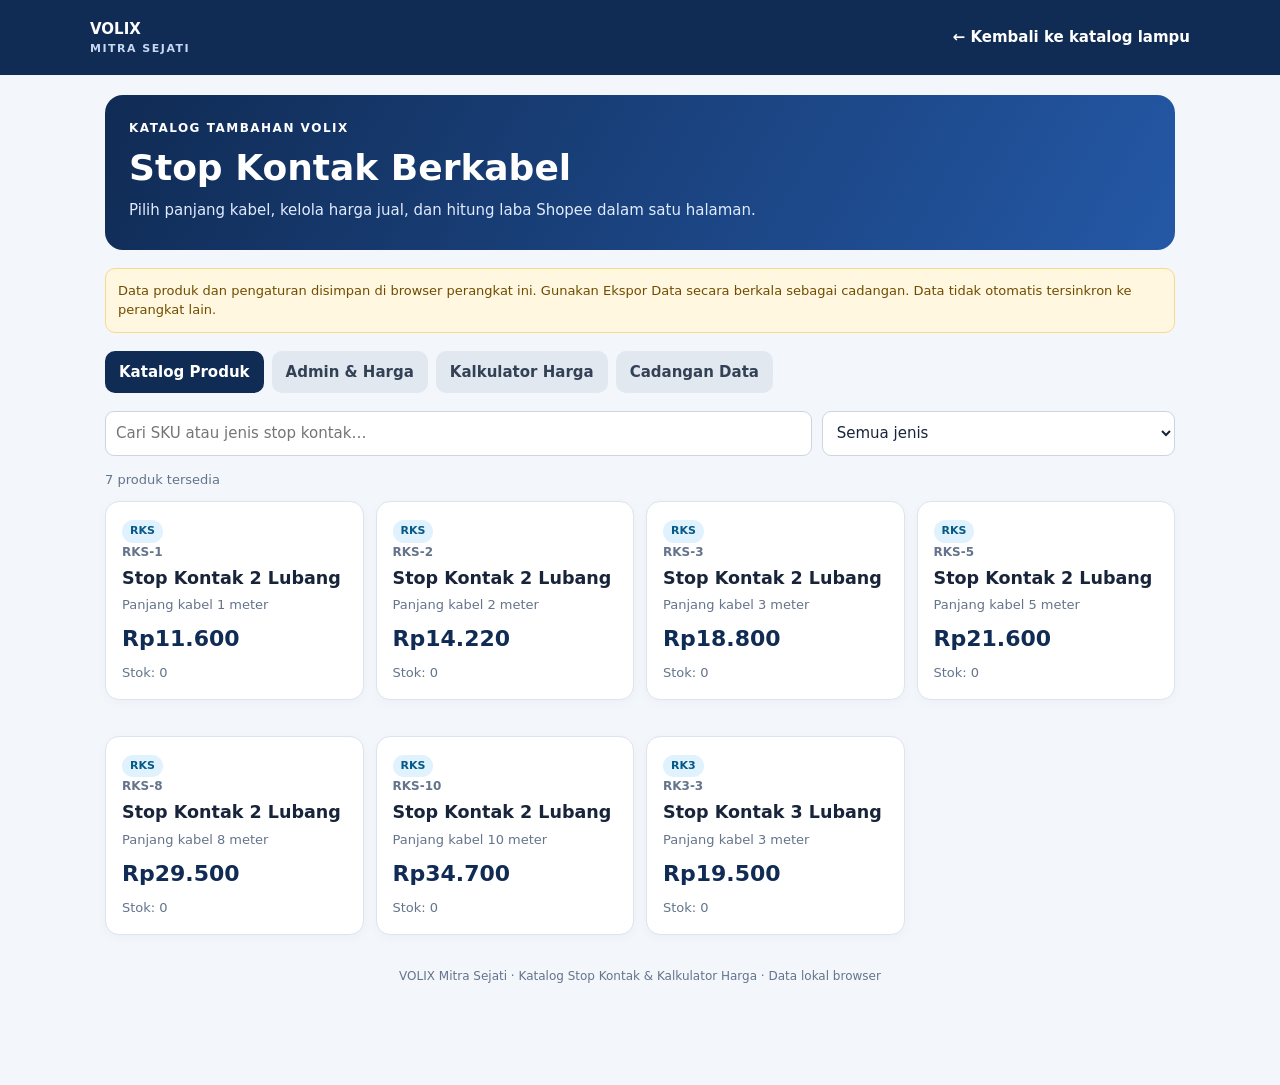
<file: stopkontak.html>
<!doctype html>
<html lang="id"><head><meta charset="utf-8"><meta name="viewport" content="width=device-width,initial-scale=1"><meta name="theme-color" content="#102b54"><title>Katalog Stop Kontak & Kalkulator Harga — VOLIX</title>
<style>
:root{--navy:#102b54;--blue:#2563eb;--bg:#f3f6fb;--ink:#18243a;--muted:#64748b;--line:#dce4ef;--green:#087443;--red:#b42318}*{box-sizing:border-box}body{margin:0;background:var(--bg);color:var(--ink);font:15px/1.5 system-ui,-apple-system,Segoe UI,sans-serif}header{background:var(--navy);color:white;padding:18px max(16px,calc((100% - 1100px)/2));display:flex;justify-content:space-between;align-items:center;gap:12px;flex-wrap:wrap}header a{color:white;text-decoration:none;font-weight:800}header small{display:block;color:#c7d8f4;font-size:11px;letter-spacing:1.5px}.wrap{max-width:1100px;margin:auto;padding:20px 15px 80px}.hero{background:linear-gradient(120deg,#102b54,#2458a6);border-radius:18px;padding:24px;color:white;margin-bottom:18px}.hero h1{margin:4px 0;font-size:clamp(25px,4vw,36px)}.hero p{margin:4px 0;color:#e1ebff}.tabs{display:flex;gap:8px;flex-wrap:wrap;margin:18px 0}.tab,button,.btn{border:0;border-radius:10px;padding:10px 14px;font:inherit;font-weight:700;cursor:pointer}.tab{background:#e2e8f0;color:#334155}.tab.active{background:var(--navy);color:white}button.primary{background:var(--blue);color:white}button.secondary{background:#e8eef8;color:#17325d}button.danger{background:#fee4e2;color:var(--red)}input,select{width:100%;border:1px solid #cbd5e1;border-radius:9px;padding:10px;font:inherit;background:white;color:var(--ink)}label{display:block;font-size:13px;color:#475569;font-weight:650;margin-bottom:10px}label input,label select{display:block;margin-top:5px}.card{background:white;border:1px solid var(--line);border-radius:14px;padding:16px;margin:12px 0;box-shadow:0 3px 12px #142c4b08}.grid{display:grid;grid-template-columns:repeat(auto-fit,minmax(180px,1fr));gap:12px}.stat{font-size:13px;color:var(--muted)}.stat strong{display:block;font-size:23px;color:var(--navy)}.toolbar{display:grid;grid-template-columns:2fr 1fr;gap:10px;margin-bottom:14px}.products{display:grid;grid-template-columns:repeat(auto-fit,minmax(230px,1fr));gap:12px}.product h3{margin:4px 0}.sku{font-size:12px;color:var(--muted);font-weight:750}.price{font-size:22px;font-weight:850;color:var(--navy);margin:8px 0}.muted{color:var(--muted);font-size:13px}.badge{display:inline-block;border-radius:99px;padding:3px 8px;background:#e0f2fe;color:#075985;font-size:11px;font-weight:800}.profit-good{color:var(--green);font-weight:800}.profit-low{color:#a15c00;font-weight:800}.profit-loss{color:var(--red);font-weight:800}.row-actions{display:flex;gap:7px;flex-wrap:wrap}.row-actions button{padding:7px 10px;font-size:13px}.table-wrap{overflow:auto}table{border-collapse:collapse;width:100%;min-width:760px;font-size:13px}th,td{padding:10px;border-bottom:1px solid var(--line);text-align:right;white-space:nowrap}th:first-child,td:first-child{text-align:left}th{background:#f8fafc;color:#475569}.formgrid{display:grid;grid-template-columns:repeat(auto-fit,minmax(160px,1fr));gap:10px}.hidden{display:none!important}.notice{background:#fff7df;border:1px solid #f5d98c;border-radius:10px;padding:12px;font-size:13px;color:#704c00}.section-title{display:flex;justify-content:space-between;align-items:center;gap:12px;flex-wrap:wrap}footer{text-align:center;color:var(--muted);font-size:12px;padding:20px}.small{font-size:12px;color:var(--muted)}@media(max-width:600px){.toolbar{grid-template-columns:1fr}.hero{padding:19px}.wrap{padding-top:12px}.card{padding:13px}}
</style></head><body>
<header><a href="./">VOLIX <small>MITRA SEJATI</small></a><a href="./">← Kembali ke katalog lampu</a></header>
<div class="wrap"><section class="hero"><div style="font-size:12px;letter-spacing:1.5px;font-weight:800">KATALOG TAMBAHAN VOLIX</div><h1>Stop Kontak Berkabel</h1><p>Pilih panjang kabel, kelola harga jual, dan hitung laba Shopee dalam satu halaman.</p></section>
<div class="notice">Data produk dan pengaturan disimpan di browser perangkat ini. Gunakan Ekspor Data secara berkala sebagai cadangan. Data tidak otomatis tersinkron ke perangkat lain.</div>
<div class="tabs"><button class="tab active" data-tab="catalog">Katalog Produk</button><button class="tab" data-tab="admin">Admin & Harga</button><button class="tab" data-tab="calc">Kalkulator Harga</button><button class="tab" data-tab="backup">Cadangan Data</button></div>
<section id="catalog"><div class="toolbar"><input id="search" placeholder="Cari SKU atau jenis stop kontak…"><select id="filter"><option value="">Semua jenis</option><option>RKS</option><option>RK3</option><option>RK4</option><option>RKARD2L</option><option>RKARD3</option><option>RKARD4</option></select></div><div id="productCount" class="muted"></div><div id="products" class="products"></div></section>
<section id="admin" class="hidden"><div class="section-title"><div><h2>Pengelolaan Produk & Harga</h2><p class="muted">Harga jual kosong berarti produk belum siap ditampilkan kepada pelanggan.</p></div><button class="primary" id="newProduct">＋ Tambah SKU</button></div><div class="grid" id="stats"></div><div class="card"><div class="table-wrap"><table><thead><tr><th>SKU / Jenis</th><th>Kabel</th><th>Modal</th><th>Harga jual</th><th>Admin Shopee</th><th>Laba bersih</th><th>Status</th><th>Aksi</th></tr></thead><tbody id="rows"></tbody></table></div></div><div class="card hidden" id="editor"><h3 id="editorTitle">Edit produk</h3><form id="productForm"><div class="formgrid"><label>SKU<input name="sku" required></label><label>Jenis produk<select name="type"><option>RKS</option><option>RK3</option><option>RK4</option><option>RKARD2L</option><option>RKARD3</option><option>RKARD4</option></select></label><label>Panjang kabel (meter)<input name="meters" type="number" min="0" step="1" required></label><label>Harga kabel per meter (Rp)<input name="cable" type="number" min="0" required></label><label>Harga stop kontak (Rp)<input name="socket" type="number" min="0" required></label><label>Harga jack (Rp)<input name="jack" type="number" min="0" required></label><label>Biaya packing (Rp)<input name="packing" type="number" min="0" required></label><label>Harga jual (Rp)<input name="price" type="number" min="0" placeholder="Kosongkan jika belum ditentukan"></label><label>Admin Shopee (Rp)<input name="fee" type="number" min="0" placeholder="Kosongkan jika belum diketahui"></label><label>Stok<input name="stock" type="number" min="0" value="0"></label><label>Status<select name="active"><option value="true">Aktif</option><option value="false">Disembunyikan</option></select></label></div><div class="row-actions"><button class="primary" type="submit">Simpan SKU</button><button type="button" class="secondary" id="cancelEdit">Batal</button></div></form></div></section>
<section id="calc" class="hidden"><h2>Kalkulator Harga Jual</h2><div class="card"><div class="formgrid"><label>Modal produk (Rp)<input id="calcModal" type="number" min="0" value="12000"></label><label>Target laba (Rp)<input id="calcTarget" type="number" min="0" value="3000"></label><label>Admin persentase (%)<input id="calcPercent" type="number" min="0" max="100" step="0.1" value="17"></label><label>Biaya tetap per pesanan (Rp)<input id="calcFixed" type="number" min="0" value="0"></label></div><button class="primary" id="calculate">Hitung harga rekomendasi</button><div id="calcResult" class="card hidden"></div><p class="small">Gunakan persentase dan biaya tetap sesuai biaya aktual di Seller Centre. Kalkulator ini estimasi; biaya promosi atau biaya lain perlu ditambahkan jika berlaku.</p></div></section>
<section id="backup" class="hidden"><h2>Cadangan & Pemindahan Data</h2><div class="card"><p>Ekspor untuk menyimpan semua SKU dalam file JSON. Impor file tersebut untuk memulihkan data atau memindahkannya ke browser lain.</p><div class="row-actions"><button class="primary" id="export">Ekspor Data JSON</button><label class="secondary" style="display:inline-block;margin:0;padding:10px 14px;border-radius:10px;cursor:pointer">Impor Data JSON<input id="import" type="file" accept=".json,application/json" style="display:none"></label><button class="danger" id="reset">Kembalikan Data Awal</button></div><p id="backupMsg" class="muted"></p></div></section>
<footer>VOLIX Mitra Sejati · Katalog Stop Kontak & Kalkulator Harga · Data lokal browser</footer></div>
<script>
const KEY='volix_stopkontak_v1';
const initial=[
['RKS-1','RKS',1,1200,4200,1300,500,11600,3222,0,true],['RKS-2','RKS',2,1200,4200,1300,500,14220,3667,0,true],['RKS-3','RKS',3,1200,4200,1300,500,18800,4696,0,true],['RKS-5','RKS',5,1200,4200,1300,500,21600,4922,0,true],['RKS-8','RKS',8,1200,4200,1300,500,29500,6266,0,true],['RKS-10','RKS',10,1200,4200,1300,500,34700,7150,0,true],
['RK3-1','RK3',1,1200,6375,1300,500,null,null,0,true],['RK3-2','RK3',2,1200,6375,1300,500,null,null,0,true],['RK3-3','RK3',3,1200,6375,1300,500,19500,3055,0,true],['RK3-5','RK3',5,1200,6375,1300,500,null,null,0,true],['RK3-7','RK3',7,1200,6375,1300,500,null,null,0,true],['RK3-10','RK3',10,1200,6375,1300,500,null,null,0,true],['RK3-15','RK3',15,1200,6375,1300,500,null,null,0,true],
['RK4-1','RK4',1,1200,8460,1300,500,null,null,0,true],['RK4-2','RK4',2,1200,8460,1300,500,null,null,0,true],['RK4-3','RK4',3,1200,8460,1300,500,null,null,0,true],['RK4-5','RK4',5,1200,8460,1300,500,null,null,0,true],['RK4-7','RK4',7,1200,8460,1300,500,null,null,0,true],['RK4-10','RK4',10,1200,8460,1300,500,null,null,0,true],['RK4-15','RK4',15,1200,8460,1300,500,null,null,0,true],['RK4-20','RK4',20,1200,8460,1300,500,null,null,0,true],['RK4-25','RK4',25,1200,8460,1300,500,null,null,0,true],['RK4-30','RK4',30,1200,8460,1300,500,null,null,0,true],
['RKARD2L-1','RKARD2L',1,1200,5185,1300,500,null,null,0,true],['RKARD2L-2','RKARD2L',2,1200,5185,1300,500,null,null,0,true],['RKARD2L-3','RKARD2L',3,1200,5185,1300,500,null,null,0,true],['RKARD2L-5','RKARD2L',5,1200,5185,1300,500,null,null,0,true],['RKARD2L-7','RKARD2L',7,1200,5185,1300,500,null,null,0,true],['RKARD2-10','RKARD2L',10,1200,5185,1300,500,null,null,0,true],
['RKARD3-1','RKARD3',1,1200,6650,1300,500,null,null,0,true],['RKARD3-2','RKARD3',2,1200,6650,1300,500,null,null,0,true],['RKARD3-3','RKARD3',3,1200,6650,1300,500,null,null,0,true],['RKARD3-5','RKARD3',5,1200,6650,1300,500,null,null,0,true],['RKARD3-7','RKARD3',7,1200,6650,1300,500,null,null,0,true],['RKARD3-10','RKARD3',10,1200,6650,1300,500,null,null,0,true],
['RKARD4-1','RKARD4',1,1200,8000,1300,500,null,null,0,true],['RKARD4-2','RKARD4',2,1200,8000,1300,500,null,null,0,true],['RKARD4-3','RKARD4',3,1200,8000,1300,500,null,null,0,true],['RKARD4-5','RKARD4',5,1200,8000,1300,500,null,null,0,true],['RKARD4-7','RKARD4',7,1200,8000,1300,500,null,null,0,true],['RKARD4-10','RKARD4',10,1200,8000,1300,500,null,null,0,true],['RKARD4-15','RKARD4',15,1200,8000,1300,500,null,null,0,true],['RKARD4-20','RKARD4',20,1200,8000,1300,500,null,null,0,true],['RKARD4-13','RKARD4',13,1200,8000,1300,500,null,null,0,true]
].map(a=>({sku:a[0],type:a[1],meters:a[2],cable:a[3],socket:a[4],jack:a[5],packing:a[6],price:a[7],fee:a[8],stock:a[9],active:a[10]}));
let data;try{data=JSON.parse(localStorage.getItem(KEY))||initial.map(x=>({...x}))}catch{data=initial.map(x=>({...x}))}
const rupiah=n=>n==null||n===''?'—':'Rp'+Number(n).toLocaleString('id-ID');const modal=p=>p.meters*p.cable+p.socket+p.jack+p.packing;const laba=p=>p.price==null||p.fee==null?null:Number(p.price)-Number(p.fee)-modal(p);
const safe=s=>String(s??'').replace(/[&<>"']/g,c=>({'&':'&amp;','<':'&lt;','>':'&gt;','"':'&quot;',"'":'&#39;'}[c]));
function save(){localStorage.setItem(KEY,JSON.stringify(data));render()}
function showTab(id){document.querySelectorAll('.tab').forEach(b=>b.classList.toggle('active',b.dataset.tab===id));['catalog','admin','calc','backup'].forEach(x=>document.getElementById(x).classList.toggle('hidden',x!==id));if(id==='admin')renderAdmin()}
document.querySelectorAll('.tab').forEach(b=>b.onclick=()=>showTab(b.dataset.tab));
function renderCatalog(){let q=document.getElementById('search').value.toLowerCase(),f=document.getElementById('filter').value;let list=data.filter(p=>p.active&&p.price!=null&&(!q||(p.sku+' '+p.type+' stop kontak '+p.meters+' meter').toLowerCase().includes(q))&&(!f||p.type===f));document.getElementById('productCount').textContent=list.length+' produk tersedia';document.getElementById('products').innerHTML=list.map(p=>'<article class="card product"><span class="badge">'+safe(p.type)+'</span><div class="sku">'+safe(p.sku)+'</div><h3>Stop Kontak '+safe(p.type.replace('RKS','2 Lubang').replace('RK3','3 Lubang').replace('RK4','4 Lubang').replace('RKARD2L','2 Lubang Arde').replace('RKARD3','3 Lubang Arde').replace('RKARD4','4 Lubang Arde'))+'</h3><div class="muted">Panjang kabel '+p.meters+' meter</div><div class="price">'+rupiah(p.price)+'</div><div class="muted">Stok: '+(p.stock||0)+'</div></article>').join('')||'<div class="card">Belum ada produk dengan harga jual. Silakan isi harga di menu Admin & Harga.</div>'}
function renderAdmin(){let active=data.filter(p=>p.active).length,missing=data.filter(p=>p.price==null).length,low=data.filter(p=>laba(p)!==null&&laba(p)<2000).length;document.getElementById('stats').innerHTML=[['Total SKU',data.length],['Produk aktif',active],['Belum ada harga',missing],['Laba di bawah Rp2.000',low]].map(s=>'<div class="card stat">'+s[0]+'<strong>'+s[1]+'</strong></div>').join('');document.getElementById('rows').innerHTML=data.map((p,i)=>'<tr><td><b>'+safe(p.sku)+'</b><br><span class="muted">'+safe(p.type)+'</span></td><td>'+p.meters+' m</td><td>'+rupiah(modal(p))+'</td><td>'+rupiah(p.price)+'</td><td>'+rupiah(p.fee)+'</td><td class="'+(laba(p)==null?'':laba(p)<0?'profit-loss':laba(p)<2000?'profit-low':'profit-good')+'">'+rupiah(laba(p))+'</td><td>'+(p.active?'Aktif':'Disembunyikan')+'</td><td><div class="row-actions"><button class="secondary" onclick="editProduct('+i+')">Edit</button><button class="secondary" onclick="moveProduct('+i+',-1)" '+(i===0?'disabled':'')+'>↑</button><button class="secondary" onclick="moveProduct('+i+',1)" '+(i===data.length-1?'disabled':'')+'>↓</button><button class="danger" onclick="deleteProduct('+i+')">Hapus</button></div></td></tr>').join('')}
function editProduct(i){const p=i==null?{sku:'',type:'RKS',meters:1,cable:1200,socket:4200,jack:1300,packing:500,price:'',fee:'',stock:0,active:true}:data[i];document.getElementById('editor').classList.remove('hidden');document.getElementById('editorTitle').textContent=i==null?'Tambah SKU':'Edit '+p.sku;const form=document.getElementById('productForm');form.dataset.index=i==null?'':i;Object.keys(p).forEach(k=>{if(form.elements[k])form.elements[k].value=p[k]??''});document.getElementById('editor').scrollIntoView({behavior:'smooth',block:'start'})}
window.editProduct=editProduct;window.moveProduct=(i,d)=>{let j=i+d;if(j<0||j>=data.length)return;[data[i],data[j]]=[data[j],data[i]];save()};window.deleteProduct=i=>{if(confirm('Hapus SKU '+data[i].sku+'?')){data.splice(i,1);save()}};
document.getElementById('newProduct').onclick=()=>editProduct(null);document.getElementById('cancelEdit').onclick=()=>document.getElementById('editor').classList.add('hidden');
document.getElementById('productForm').onsubmit=e=>{e.preventDefault();const f=e.target;let p={};['sku','type','meters','cable','socket','jack','packing','price','fee','stock'].forEach(k=>{let v=f.elements[k].value;p[k]=['price','fee'].includes(k)&&v===''?null:Number(v)});p.active=f.elements.active.value==='true';let i=f.dataset.index;if(i===''){if(data.some(x=>x.sku===p.sku)){alert('SKU sudah ada. Gunakan kode yang berbeda.');return}data.push(p)}else{if(data.some((x,j)=>j!==Number(i)&&x.sku===p.sku)){alert('SKU sudah digunakan produk lain.');return}data[Number(i)]=p}document.getElementById('editor').classList.add('hidden');save();};
document.getElementById('search').oninput=renderCatalog;document.getElementById('filter').onchange=renderCatalog;
document.getElementById('calculate').onclick=()=>{let m=+document.getElementById('calcModal').value||0,t=+document.getElementById('calcTarget').value||0,p=+document.getElementById('calcPercent').value||0,f=+document.getElementById('calcFixed').value||0;let price=Math.ceil((m+t+f)/(1-p/100));let result=document.getElementById('calcResult');if(p>=100){result.classList.remove('hidden');result.textContent='Persentase admin harus kurang dari 100%.';return}let fee=Math.ceil(price*p/100)+f;result.classList.remove('hidden');result.innerHTML='<div class="muted">Harga jual rekomendasi (dibulatkan ke atas)</div><div class="price">'+rupiah(price)+'</div><p>Estimasi biaya admin: <b>'+rupiah(fee)+'</b></p><p>Modal: '+rupiah(m)+'</p><p class="profit-good">Estimasi laba: '+rupiah(price-fee-m)+'</p>';};
document.getElementById('export').onclick=()=>{let blob=new Blob([JSON.stringify({app:'VOLIX Stop Kontak',version:1,exportedAt:new Date().toISOString(),products:data},null,2)],{type:'application/json'});let a=document.createElement('a');a.href=URL.createObjectURL(blob);a.download='volix-stopkontak-cadangan.json';a.click();URL.revokeObjectURL(a.href);document.getElementById('backupMsg').textContent='Data berhasil diekspor.'};
document.getElementById('import').onchange=async e=>{try{let obj=JSON.parse(await e.target.files[0].text());let list=Array.isArray(obj)?obj:obj.products;if(!Array.isArray(list)||!list.every(p=>p.sku&&p.type))throw Error('Format file tidak cocok');if(confirm('Impor akan mengganti data produk saat ini. Lanjutkan?')){data=list;save();document.getElementById('backupMsg').textContent='Data berhasil diimpor.'}}catch(err){alert('Gagal impor: '+err.message)}e.target.value=''};
document.getElementById('reset').onclick=()=>{if(confirm('Kembalikan semua data ke data awal? Data lokal saat ini akan diganti.')){data=initial.map(x=>({...x}));save();document.getElementById('backupMsg').textContent='Data awal dipulihkan.'}};
renderCatalog();renderAdmin();
</script></body></html>
</file>
